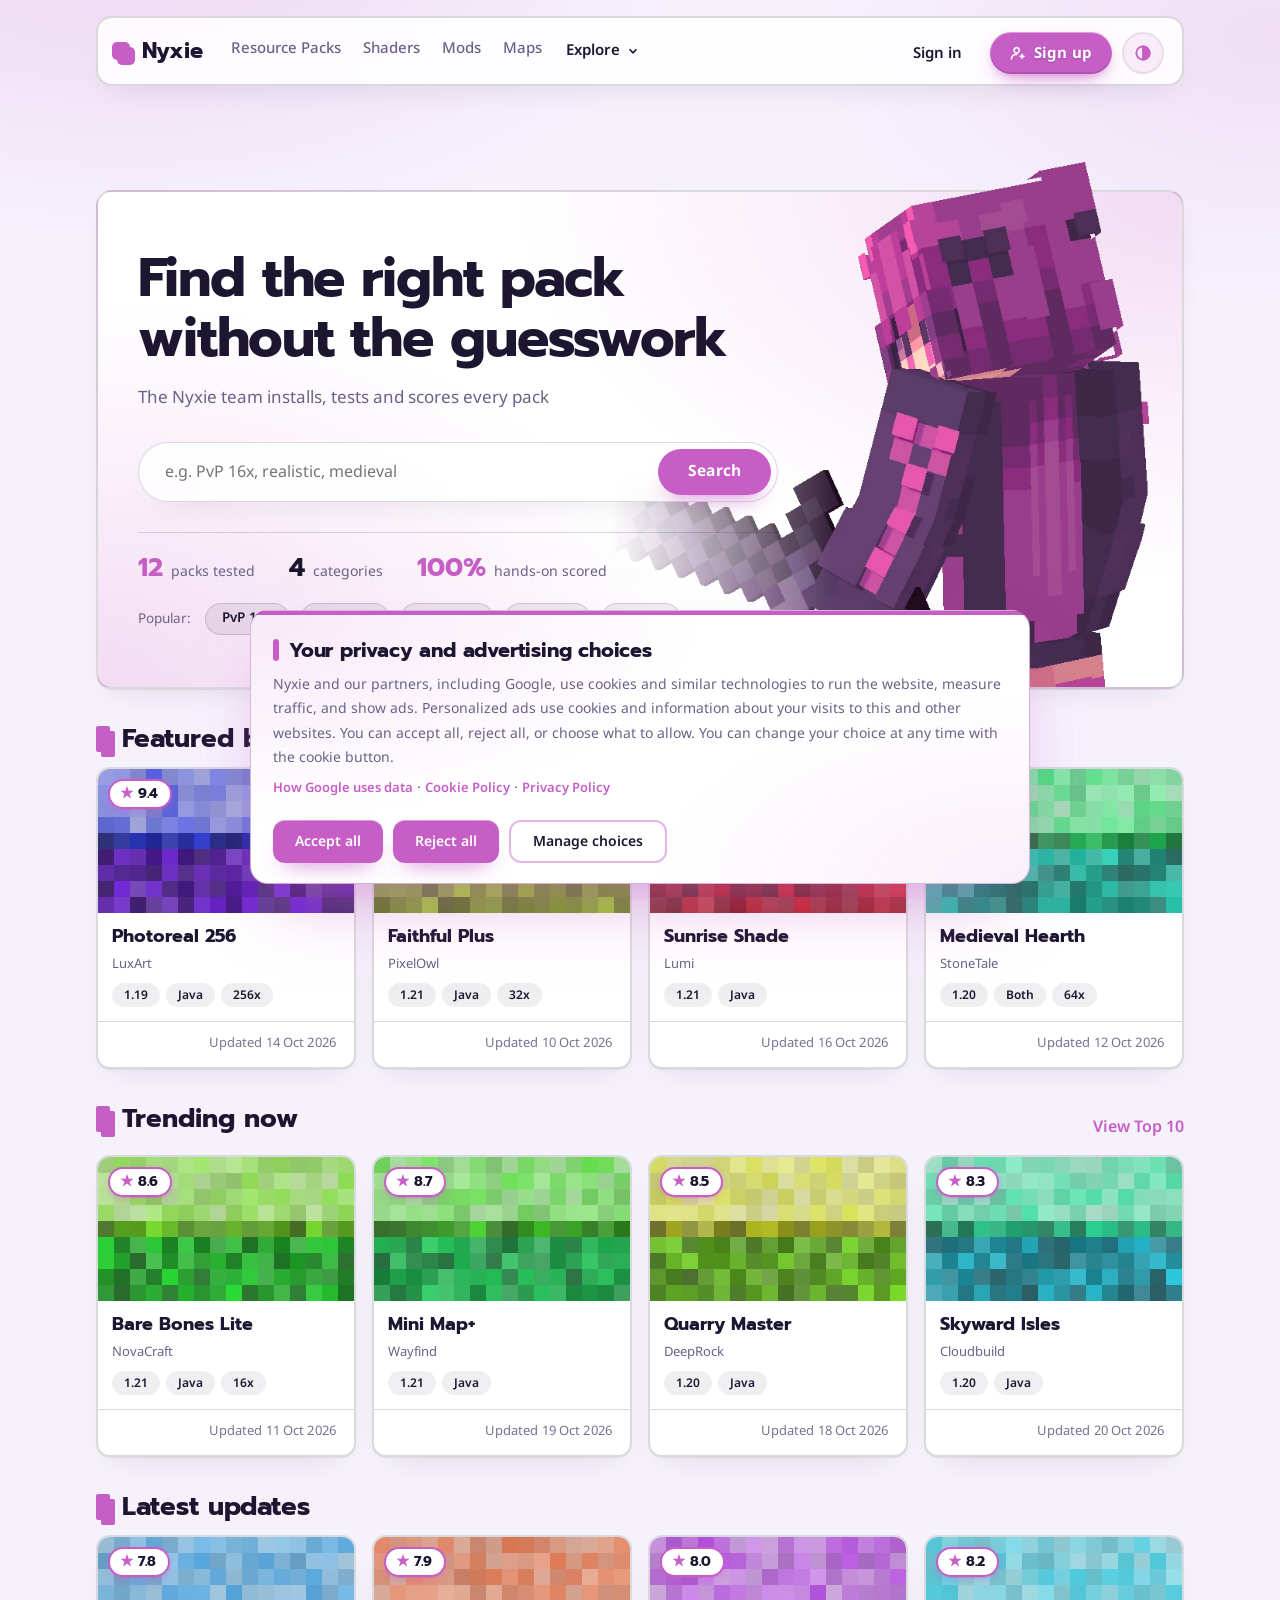
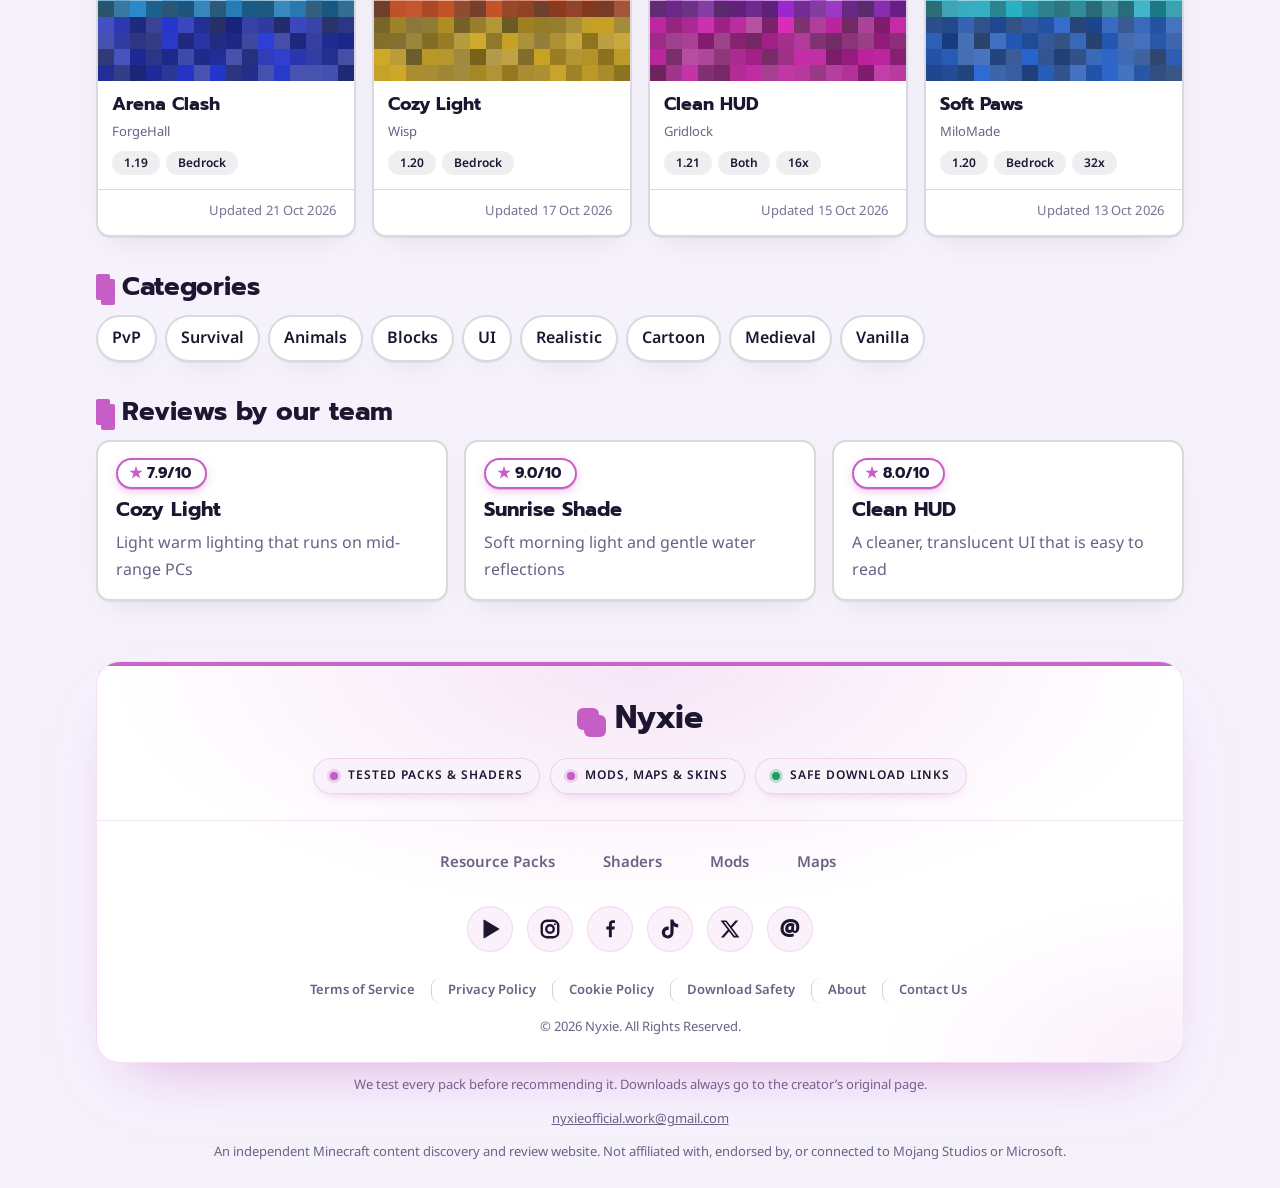
<file: legacy/index-v1.html>
<!DOCTYPE html>
<html lang="en"><head><meta charset="utf-8">
<meta name="viewport" content="width=device-width, initial-scale=1, viewport-fit=cover">
<meta name="description" content="Nyxie – Minecraft resources (texture packs, shaders, mods, maps) tested by our team for Java and Bedrock.">
<meta name="theme-color" content="#853FE8">
<title>Nyxie – Minecraft resources tested by our team</title>
<link rel="preconnect" href="https://fonts.googleapis.com"><link href="https://fonts.googleapis.com/css2?family=Prompt:wght@500;700&family=Noto+Sans+Thai:wght@400;600&display=swap" rel="stylesheet">
<style>
:root{--bg:#eef2e9;--sf:#fbfcf8;--ink:#1b2a22;--mut:#5d6d63;--ac:#2b57d6;--ac2:#d0372f;--ln:#1b2a22;--ok:#2d7a43;box-sizing:border-box;padding-top:env(safe-area-inset-top,0px);padding-bottom:env(safe-area-inset-bottom,0px)}
@media(prefers-color-scheme:dark){:root:not([data-theme="light"]){--bg:#121a16;--sf:#1b2621;--ink:#e9f0ea;--mut:#9fb1a6;--ac:#7a9bff;--ac2:#ff7a70;--ln:#e9f0ea;--ok:#6fd38b}}
:root[data-theme="dark"]{--bg:#121a16;--sf:#1b2621;--ink:#e9f0ea;--mut:#9fb1a6;--ac:#7a9bff;--ac2:#ff7a70;--ln:#e9f0ea;--ok:#6fd38b}
*{box-sizing:border-box}html{scroll-padding-top:env(safe-area-inset-top,0px)}
body{margin:0;background:var(--bg);color:var(--ink);font:16px/1.65 "Noto Sans Thai",system-ui,sans-serif}
h1,h2,h3,.logo{font-family:Prompt,"Noto Sans Thai",sans-serif;line-height:1.25;margin:0}
a{color:inherit}button,input,select,textarea{font:inherit;color:inherit}
:focus-visible{outline:3px solid var(--ac);outline-offset:2px}
header{position:sticky;top:calc(env(safe-area-inset-top,0px) + 8px);z-index:5;padding:8px 16px 0;pointer-events:none}header>*{pointer-events:auto}
.bar{max-width:1088px;margin:auto;padding:8px 14px;display:flex;gap:14px;align-items:center;flex-wrap:wrap;background:var(--sf);border:3px solid var(--ln);box-shadow:5px 5px 0 var(--ln)}.hd-si{background:none;border:0;padding:6px 8px;font-weight:600;cursor:pointer}.hd-si:hover{text-decoration:underline}
.logo{font-size:22px;text-decoration:none;font-weight:700}.logo i{display:inline-block;width:18px;height:18px;background:var(--ac);box-shadow:5px 5px 0 var(--ac2);margin-right:12px;vertical-align:-2px}
nav{display:flex;gap:2px;overflow-x:auto;flex:1}nav a{padding:6px 10px;text-decoration:none;white-space:nowrap;font-weight:600;font-size:15px;border:2px solid transparent}
nav a:hover{border-color:var(--ln)}nav a.on{background:var(--ink);color:var(--bg)}
main{max-width:1120px;margin:auto;padding:24px 16px 56px}
.px{background:var(--sf);border:3px solid var(--ln);box-shadow:5px 5px 0 var(--ln)}
.hero{padding:40px 28px;margin-bottom:36px;background:linear-gradient(var(--sf),var(--sf))}
.hero h1{font-size:clamp(28px,5vw,46px);max-width:16em}.hero p{color:var(--mut);max-width:36em}
.search{display:flex;gap:0;margin-top:20px;max-width:640px}.search input{flex:1;min-width:0;padding:14px 16px;font-size:18px;border:3px solid var(--ln);background:var(--bg)}
.btn{background:var(--ac);color:#fff;border:3px solid var(--ln);padding:8px 16px;font-weight:600;cursor:pointer;text-decoration:none;display:inline-block}
.btn.g{background:var(--sf);color:var(--ink)}.btn.r{background:var(--ac2);color:#fff}.btn:active{transform:translate(2px,2px)}
.sec{margin:40px 0 14px;display:flex;justify-content:space-between;align-items:baseline;gap:10px}.sec h2{font-size:24px}
.grid{display:grid;grid-template-columns:repeat(auto-fill,minmax(230px,1fr));gap:20px}
.card{display:block;text-decoration:none;overflow:hidden}.card:hover{box-shadow:8px 8px 0 var(--ac)}
.card img{display:block;width:100%;aspect-ratio:16/9;object-fit:cover;image-rendering:pixelated;border-bottom:3px solid var(--ln)}
.card div{padding:12px 14px}.card h3{font-size:17px}.card small,.mut{color:var(--mut)}
.tag{display:inline-block;font-size:12px;padding:1px 8px;border:2px solid var(--ln);margin:6px 4px 0 0;background:var(--bg)}
.sc{font-family:Prompt;font-weight:700;color:var(--ac2)}
.cats{display:flex;flex-wrap:wrap;gap:10px}.cats a{padding:8px 14px;text-decoration:none;font-weight:600}
.filters{padding:16px;display:grid;grid-template-columns:repeat(auto-fit,minmax(150px,1fr));gap:12px;margin-bottom:24px}
label{display:block;font-size:13px;font-weight:600;color:var(--mut)}
select,input,textarea{width:100%;padding:8px;border:2px solid var(--ln);background:var(--bg)}
.det{display:grid;grid-template-columns:1.6fr 1fr;gap:24px}@media(max-width:800px){.det{grid-template-columns:1fr}}
.gal{display:grid;grid-template-columns:repeat(auto-fill,minmax(150px,1fr));gap:8px;margin-top:10px}.gal img{width:100%;aspect-ratio:16/9;object-fit:cover;cursor:zoom-in;image-rendering:pixelated;border:2px solid var(--ln)}
.ba{position:relative;aspect-ratio:16/9;overflow:hidden;border:3px solid var(--ln)}.ba img{position:absolute;inset:0;width:100%;height:100%;image-rendering:pixelated}
.ba .af{clip-path:inset(0 0 0 var(--p,50%))}.ba input{position:absolute;inset:auto 0 0 0;z-index:2}
table{width:100%;border-collapse:collapse;font-size:14px}th,td{padding:8px;border-bottom:2px solid var(--ln);text-align:left;vertical-align:middle}
.wrap{overflow-x:auto}dl{margin:0;display:grid;grid-template-columns:auto 1fr;gap:6px 14px}dt{color:var(--mut)}dd{margin:0}
.top li{display:flex;gap:14px;align-items:center;padding:10px 14px;margin-bottom:14px;list-style:none}.top{padding:0}.top b{font-family:Prompt;font-size:26px;min-width:36px}
.top img{width:84px;height:54px;image-rendering:pixelated;border:2px solid var(--ln)}
.tabs{display:flex;gap:6px;flex-wrap:wrap;margin:16px 0}.tabs button{padding:6px 14px;border:3px solid var(--ln);background:var(--sf);cursor:pointer;font-weight:600}.tabs .on{background:var(--ink);color:var(--bg)}
.stats{display:grid;grid-template-columns:repeat(auto-fit,minmax(170px,1fr));gap:14px}.stats div{padding:14px}.stats b{font:700 28px Prompt;display:block}
.two{display:grid;grid-template-columns:repeat(auto-fit,minmax(200px,1fr));gap:12px}.pad{padding:18px}
footer{padding:28px 16px 32px}
.ft{max-width:1088px;margin:auto;display:flex;align-items:center;gap:16px 28px;flex-wrap:wrap;padding:14px 18px}.ft .logo{font-size:20px}
.ft-l{display:flex;gap:4px 20px;flex-wrap:wrap;justify-content:center;flex:1}.ft-l a{text-decoration:none;font-weight:600;font-size:14px;padding:4px 2px;border-bottom:2px solid transparent}.ft-l a:hover{border-color:var(--ln)}
.ft-s{display:flex;gap:8px}.ft-s a{width:34px;height:34px;display:grid;place-items:center;border:2px solid var(--ln);background:var(--bg);text-decoration:none;font:700 13px Prompt,sans-serif}.ft-s a:hover{background:var(--ink);color:var(--bg)}
.ft-n{max-width:1088px;margin:12px auto 0;padding:0 4px;color:var(--mut);font-size:13px;text-align:center}.ft-n a{color:inherit}
.ad{display:grid;grid-template-columns:220px 1fr;gap:22px;align-items:start}
.ad-s{position:sticky;top:84px;padding:16px;display:flex;flex-direction:column;gap:14px}.ad-s .logo{font-size:20px}
.ad-n{display:flex;flex-direction:column;gap:6px}
.ad-n button{display:flex;align-items:center;gap:10px;text-align:left;padding:6px 8px;border:3px solid transparent;background:none;cursor:pointer;font-weight:600}
.ad-n button span{width:28px;height:28px;display:grid;place-items:center;border:2px solid var(--ln);background:var(--bg);color:var(--ink);flex:none}
.ad-n button:hover{border-color:var(--ln)}.ad-n .on{background:var(--ink);color:var(--bg);border-color:var(--ln)}
.ad-u{display:flex;flex-direction:column;align-items:center;text-align:center;gap:2px;border-top:3px solid var(--ln);padding-top:14px;overflow-wrap:anywhere}
.ad-av{position:relative;margin-bottom:6px}.ad-av .av{width:52px;height:52px}.ad-av b{position:absolute;top:-4px;right:-12px;background:var(--ink);color:var(--bg);font-size:12px;padding:0 6px;border:2px solid var(--ln)}
.ad-m{min-width:0}.ad-top{margin-bottom:14px}.ad-top h2{font-size:26px}
.ad-q{display:grid;grid-template-columns:repeat(auto-fit,minmax(130px,1fr));gap:14px}
.ad-c{padding:14px;text-align:center;display:flex;flex-direction:column;align-items:center;gap:4px}.ad-c b{font:700 28px Prompt}.ad-c small{color:var(--mut)}
.ad-c.hi{background:var(--ink);color:var(--bg)}.ad-c.hi small{color:inherit;opacity:.8}
.ad-i{width:40px;height:40px;display:grid;place-items:center;border:3px solid var(--ln);background:var(--bg);color:var(--ink);font-size:18px}
.ad-r{display:grid;grid-template-columns:3fr 2fr;gap:18px;margin-top:18px}.ad-mg{margin-top:18px}
.ad-hd{display:flex;justify-content:space-between;align-items:center;gap:10px;flex-wrap:wrap}.ad-hd select{width:auto;padding:6px 8px}
.ad-ch{position:relative;height:230px;margin-top:16px;padding-left:42px}
.ad-y{position:absolute;left:0;top:0;bottom:26px;width:40px}.ad-y span{position:absolute;left:0;transform:translateY(50%);font-size:12px;color:var(--mut)}
.ad-bars{position:absolute;left:42px;right:0;top:0;bottom:26px;display:flex;align-items:flex-end;gap:2%;border-bottom:3px solid var(--ln);background:repeating-linear-gradient(to top,transparent 0 calc(25% - 1px),color-mix(in srgb,var(--ln) 25%,transparent) calc(25% - 1px) 25%)}
.ad-col{flex:1;height:100%;position:relative;display:flex;align-items:flex-end;justify-content:center;min-width:0;outline-offset:0}
.ad-col i{display:block;width:60%;max-width:24px;background:var(--ink);border:2px solid var(--ln)}
.ad-col span{position:absolute;top:100%;margin-top:6px;font-size:11px;color:var(--mut);max-width:100%;overflow:hidden;text-overflow:ellipsis;white-space:nowrap}
.ad-col:hover i,.ad-col:focus i{background:var(--ac)}
.ad-col:hover::after,.ad-col:focus::after{content:attr(data-v);position:absolute;top:-4px;left:50%;transform:translate(-50%,-100%);background:var(--ink);color:var(--bg);padding:1px 8px;font-size:12px;white-space:nowrap;z-index:2}
.ad-pi{display:flex;gap:12px;align-items:center;padding:10px 0;border-top:2px solid var(--ln)}.ad-pi:first-of-type{margin-top:12px}
.ad-pi img{width:48px;height:32px;object-fit:cover;border:2px solid var(--ln);image-rendering:pixelated;flex:none}.ad-pi div{flex:1;min-width:0}.ad-pi small{display:block}.ad-pi b{overflow-wrap:anywhere}
.ad-bd{background:var(--bg);border:2px solid var(--ln);padding:2px 10px;font-size:13px;font-weight:600;cursor:pointer;color:var(--ink)}span.ad-bd{cursor:default}
.vch{display:flex;flex-wrap:wrap;gap:8px;margin:6px 0 10px}.vcw{display:inline-flex;align-items:stretch}.vcw .vc span{border-right-width:0}.vx{border:2px solid var(--ln);background:var(--bg);color:var(--ink);cursor:pointer;padding:0 8px;font:700 14px Prompt,sans-serif}.vx:hover,.vx.on{background:var(--ac2);color:#fff}
.vc{display:inline-block;margin:0;cursor:pointer}.vc input{position:absolute;opacity:0;width:1px;height:1px}.vc span{display:inline-block;padding:4px 12px;border:2px solid var(--ln);background:var(--bg);font-weight:600;color:var(--ink)}.vc input:checked+span{background:var(--ac);color:#fff}.vc input:focus-visible+span{outline:3px solid var(--ac);outline-offset:2px}
/* UI kit */
.btn.g{background:color-mix(in srgb,var(--ac) 12%,var(--sf));color:var(--ac)}
select{appearance:none;-webkit-appearance:none;padding-right:34px;background-image:linear-gradient(45deg,transparent 50%,var(--ac) 50%),linear-gradient(135deg,var(--ac) 50%,transparent 50%);background-position:calc(100% - 18px) 55%,calc(100% - 12px) 55%;background-size:6px 6px;background-repeat:no-repeat}
.fl{position:relative;display:block;margin:14px 0 4px}
.fl .lt{position:absolute;left:10px;top:-10px;z-index:1;padding:0 6px;background:var(--sf);color:var(--ink);font-size:13px;font-weight:600;line-height:1.2}
.fl input,.fl select,.fl textarea{border:3px solid var(--ln);padding:13px 12px 9px;background-color:var(--sf);margin:0}
.fl:focus-within .lt{color:var(--ac)}
.fl input:focus,.fl select:focus,.fl textarea:focus{outline:0;border-color:var(--ac);box-shadow:4px 4px 0 var(--ac)}
.rd input[type=checkbox],.rd input[type=radio]{appearance:none;-webkit-appearance:none;width:20px;height:20px;padding:0;margin:0;border:3px solid var(--ln);background:var(--sf);display:inline-grid;flex:none;cursor:pointer}
.rd input[type=checkbox]:checked{background:var(--ac) url("data:image/svg+xml,%3Csvg xmlns='http://www.w3.org/2000/svg' viewBox='0 0 24 24' fill='none' stroke='%23fff' stroke-width='4'%3E%3Cpath d='M5 12l5 5 9-10'/%3E%3C/svg%3E") center/100% no-repeat}
.rd input[type=radio]:checked{background:var(--ac);box-shadow:inset 0 0 0 3px var(--sf)}
.tg{width:44px;height:24px;border:3px solid var(--ln);background:var(--bg);position:relative;margin-left:auto;flex:none}.tg::after{content:"";position:absolute;top:2px;left:2px;width:14px;height:14px;background:var(--ink);transition:left .15s}.tg.on{background:var(--ac)}.tg.on::after{left:22px;background:#fff}
.seg{display:inline-flex;border:3px solid var(--ln);background:color-mix(in srgb,var(--ac) 10%,var(--sf))}.seg button{border:0;background:none;padding:6px 14px;font-weight:600;cursor:pointer;color:var(--ac)}.seg button+button{border-left:3px solid var(--ln)}.seg .on{background:var(--ac);color:#fff}
.bdg{display:inline-flex;align-items:center;gap:6px;border:2px solid var(--ln);padding:2px 10px;font-weight:600;font-size:13px;background:var(--bg);color:var(--ink);cursor:pointer}span.bdg{cursor:default}
.bdg.ok{border-color:var(--ok);color:var(--ok);background:color-mix(in srgb,var(--ok) 14%,var(--sf))}.bdg.no{border-color:var(--ac2);color:var(--ac2);background:color-mix(in srgb,var(--ac2) 12%,var(--sf))}.pa{display:flex;gap:6px;flex-wrap:wrap}.ad-pi{flex-wrap:wrap}.ad-pi .pa{flex-basis:100%;padding-left:60px}.ad-pi div{flex:1 1 120px}.fl .lt{white-space:nowrap;max-width:calc(100% - 20px);overflow:hidden;text-overflow:ellipsis}.fl input[type=file]{padding:12px}
[data-tip]:hover::after,[data-tip]:focus-visible::after{content:attr(data-tip);position:absolute;bottom:calc(100% + 8px);left:50%;transform:translateX(-50%);background:var(--ink);color:var(--bg);padding:3px 10px;font-size:12px;font-weight:400;white-space:nowrap;z-index:30;pointer-events:none}
.ad-c{position:relative}
.pg{display:flex;align-items:center;justify-content:center;gap:10px;margin-top:14px}.pgb{display:inline-flex;border:3px solid var(--ln);background:color-mix(in srgb,var(--ac) 10%,var(--sf))}.pgb button{border:0;background:none;min-width:36px;padding:4px 8px;font-weight:600;color:var(--ac);cursor:pointer}.pgb .on{background:var(--ac);color:#fff}.pg .ar{background:none;border:0;font-size:22px;cursor:pointer;color:var(--ink);padding:0 6px}.pg .ar:disabled{opacity:.3;cursor:default}
.ft2{max-width:1088px;margin:auto;padding:28px 28px 22px}.ft-top{display:flex;gap:28px 40px;justify-content:space-between;flex-wrap:wrap}
.ft-b{max-width:260px}.ft-b .logo{font-size:24px}.ft-sl{margin:8px 0 0;font-size:12px;letter-spacing:.12em;text-transform:uppercase;color:var(--mut)}
.ft-cols{display:flex;gap:24px 44px;flex-wrap:wrap}.ft-cols a{display:block;text-decoration:none;font-size:13px;font-weight:600;letter-spacing:.1em;text-transform:uppercase;padding:3px 0;border-bottom:2px solid transparent;width:max-content}.ft-cols a:hover{border-color:var(--ln)}
.ft-hr{border:0;border-top:3px solid var(--ln);margin:24px 0}.ft2 .ft-s{justify-content:center}.ft-c{text-align:center;margin:16px 0 0;font-size:13px;color:var(--mut)}
.ad-bar{display:flex;align-items:center;gap:12px;margin-bottom:18px}
.ad-sr{flex:1;display:flex;align-items:center;gap:10px;border:3px solid var(--ln);background:var(--sf);padding:0 12px;min-width:0}.ad-sr svg{width:18px;height:18px;stroke:var(--mut);fill:none;stroke-width:2;flex:none}.ad-sr input{border:0;background:transparent;padding:10px 0;outline:0}.ad-sr:focus-within{border-color:var(--ac);box-shadow:4px 4px 0 var(--ac)}
.ad-bell{position:relative;padding:8px 10px;display:inline-grid}.ad-bell svg{width:20px;height:20px;stroke:currentColor;fill:none;stroke-width:2;stroke-linejoin:round}.ad-bell .um-n{position:absolute;top:-8px;right:-8px;margin:0}
.ad-pf{display:flex;align-items:center;gap:10px}.ad-pf .av{width:38px;height:38px}.ad-pf small{display:block}
.ad-g2{display:grid;grid-template-columns:minmax(0,2.2fr) minmax(250px,1fr);gap:18px;align-items:start}.ad-l,.ad-rt{display:flex;flex-direction:column;gap:18px;min-width:0}.ad-l .ad-mg{margin-top:0}
.ad-hero{padding:20px 22px}.ad-hero h2{font-size:30px}.ad-hero .ad-q{margin-top:16px;grid-template-columns:repeat(3,1fr)}
.ad-c{align-items:flex-start;text-align:left;padding:12px;gap:2px;box-shadow:3px 3px 0 var(--ln)}.ad-c b{font-size:24px}.ad-c em{font-style:normal;font-size:12px;color:var(--ok)}.ad-c.hi em{color:inherit;opacity:.8}.ad-c .ad-i{margin-bottom:6px}
.ad-r2{display:grid;grid-template-columns:repeat(auto-fit,minmax(260px,1fr));gap:18px}
.ad-do{display:flex;flex-direction:column;align-items:center;gap:14px;margin-top:12px}.ad-dw{position:relative;width:150px;height:150px}.ad-dw svg{width:100%;height:100%;transform:rotate(0)}
.ad-dc{position:absolute;inset:0;display:flex;flex-direction:column;align-items:center;justify-content:center}.ad-dc b{font:700 24px Prompt,sans-serif}.ad-dc small{color:var(--mut);font-size:11px}
.ad-lg{list-style:none;margin:0;padding:0;width:100%;font-size:13px}.ad-lg li{display:flex;align-items:center;gap:8px;padding:3px 0}.ad-lg i{width:10px;height:10px;border:2px solid var(--ln);flex:none}.ad-lg span{margin-left:auto;color:var(--mut)}.ad-lg b{min-width:22px;text-align:right}
.ad-dk.px{background:var(--ink);color:var(--bg);padding:18px;display:flex;flex-direction:column;gap:6px}.ad-dk b{font:700 32px Prompt,sans-serif}.ad-dk p{margin:0 0 8px;font-size:13px;opacity:.8}.ad-dk small{opacity:.8;letter-spacing:.1em;text-transform:uppercase}
.ad-art{display:flex;gap:6px;margin-bottom:14px}.ad-art i{width:26px;height:26px;border:2px solid var(--bg)}.ad-art i:nth-child(1){background:var(--ac)}.ad-art i:nth-child(2){background:var(--ac2)}.ad-art i:nth-child(3){background:var(--ok)}
.ad-tip p{margin:4px 0 0}
.ad-t{display:inline-flex;align-items:center;gap:10px}.ad-th{width:40px;height:26px;object-fit:cover;border:2px solid var(--ln);image-rendering:pixelated;flex:none}
.ad-ql{display:flex;flex-direction:column;gap:6px}.ad-ql small{letter-spacing:.1em;font-size:11px}
.ad-l{display:contents}.ad-hero{grid-column:1;grid-row:1}.ad-r2{grid-column:1;grid-row:2}.ad-rt{grid-column:2;grid-row:1/3}.ad-g2>.ad-mg,.ad-l>.ad-mg{grid-column:1/-1;grid-row:3;min-width:0}
@media(max-width:1100px){.ad-g2{grid-template-columns:1fr}.ad-hero,.ad-r2,.ad-rt,.ad-l>.ad-mg{grid-column:auto;grid-row:auto}.ad-rt{order:2}.ad-l>.ad-mg{order:3}}@media(max-width:900px){.ad-ql{display:none}}@media(max-width:560px){.ad-hero .ad-q{grid-template-columns:repeat(2,1fr)}.ad-pf div{display:none}}
.cw{position:relative}.th-b{position:absolute;top:8px;right:8px;z-index:2;padding:3px 8px;font-size:12px;display:inline-flex;gap:6px;align-items:center}.th-pv{display:block;width:100%;aspect-ratio:16/9;object-fit:cover;border:3px solid var(--ln);margin:10px 0;image-rendering:pixelated}
.um-n{background:var(--ac2);color:#fff;border:2px solid var(--ln);font-size:12px;line-height:1.3;padding:0 6px;margin-left:6px}.um-i .um-n{margin-left:auto}.um-sw{margin-left:auto;font-size:13px;color:var(--mut);font-weight:400}.ad-q{grid-template-columns:repeat(6,1fr)}.ad-i svg,.ad-n button span svg{width:18px;height:18px;display:block}.ad-n button span svg{width:16px;height:16px}#auth{margin-left:auto}
@media(max-width:1100px){.ad-q{grid-template-columns:repeat(3,1fr)}}@media(max-width:500px){.ad-q{grid-template-columns:repeat(2,1fr)}}
@media(max-width:700px){.bar nav{order:5;flex:1 0 100%}}
@media(max-width:480px){.bar{gap:6px 8px;padding:8px 10px}.bar .logo{font-size:18px}.bar .logo i{width:14px;height:14px;margin-right:10px}.bar .btn{padding:6px 10px}.hd-si{padding:6px 4px}}
@media(max-width:900px){.ad{grid-template-columns:1fr}.ad-s{position:static}.ad-n{flex-direction:row;overflow-x:auto}.ad-n button{white-space:nowrap}.ad-r{grid-template-columns:1fr}.ad-u{display:none}}.fg{max-width:1120px;margin:auto;display:grid;grid-template-columns:1.5fr 1fr 1fr 1fr;gap:28px}@media(max-width:800px){.fg{grid-template-columns:1fr 1fr}}@media(max-width:480px){.fg{grid-template-columns:1fr}}.fg h4{margin:0 0 10px;font:700 15px Prompt}.fg ul{list-style:none;margin:0;padding:0}.fg li{margin:6px 0}.fg a{text-decoration:none;color:var(--mut)}.fg a:hover{color:var(--ink);text-decoration:underline}.fb{max-width:1120px;margin:24px auto 0;padding-top:14px;border-top:2px solid var(--ln);color:var(--mut);font-size:14px}
.ok{color:var(--ok);font-weight:600}.bad{color:var(--ac2);font-weight:600}
dialog{max-width:420px;width:92%;margin:auto;color:var(--ink)}dialog::backdrop{background:#0008}dialog label{margin-bottom:10px}#auth{display:flex;gap:8px;align-items:center}.lay{display:grid;grid-template-columns:220px 1fr;gap:24px;align-items:start}@media(max-width:800px){.lay{grid-template-columns:1fr}}.side{position:sticky;top:84px}fieldset.rf{border:0;padding:0;margin:0 0 18px}.rf legend{font-weight:700;margin-bottom:6px;padding:0}.rd{display:flex;gap:8px;align-items:center;color:var(--ink);font-size:15px;padding:3px 0;font-weight:400}.rd input{width:auto}
.doc{max-width:820px;margin:auto;padding:32px}.doc h1{font-size:clamp(28px,5vw,40px);margin-bottom:12px}.doc h2{font-size:20px;margin:34px 0 10px;padding-left:12px;border-left:6px solid var(--ac)}.doc h3{font-size:16px;margin:22px 0 6px}.doc ul{padding:0;list-style:none;margin:10px 0}.doc li{position:relative;padding-left:22px;margin:6px 0}.doc li::before{content:"";position:absolute;left:3px;top:.65em;width:8px;height:8px;background:var(--ac2)}.doc .stamp{display:inline-block;border:2px solid var(--ln);padding:2px 12px;background:var(--bg);font-size:14px;font-weight:600}.doc .note{margin-top:36px;padding:14px 16px;border:3px solid var(--ln);background:var(--bg);color:var(--mut);font-size:14px}.doc a{color:var(--ac);word-break:break-all}.pv{position:relative}.pv img{width:100%;aspect-ratio:16/9;object-fit:cover;display:block}.pv button{position:absolute;top:4px;right:4px;padding:0 9px}img[src^="data:image/jpeg"]{image-rendering:auto!important}
.av{width:24px;height:24px;border-radius:50%;object-fit:cover;vertical-align:middle;image-rendering:auto;border:2px solid var(--ln)}dialog{max-height:92vh;overflow:auto}dialog.wide{max-width:min(900px,96vw)}
.au{position:relative;text-align:center;padding:6px 4px 2px}.au-x{position:absolute;top:-6px;right:-6px;padding:2px 10px}
.au-logo{width:84px;height:84px;margin:6px auto 16px;display:grid;place-items:center;background:var(--bg);border:3px solid var(--ln);box-shadow:5px 5px 0 var(--ln)}
.au-logo i{width:32px;height:32px;background:var(--ac);box-shadow:9px 9px 0 var(--ac2);transform:translate(-4px,-4px)}
.au h2{font-size:28px}.au-sub{margin:4px 0 20px;color:var(--mut);letter-spacing:.14em;font-size:13px;text-transform:uppercase}
.au-f{display:flex;align-items:center;gap:10px;border:3px solid var(--ln);background:var(--bg);padding:0 12px;margin-bottom:12px;text-align:left}
.au-f:focus-within{outline:3px solid var(--ac);outline-offset:2px}.au-f input{border:0;background:transparent;padding:14px 0;font-size:16px;outline:0}
.au-f svg{width:22px;height:22px;flex:none;stroke:var(--mut);fill:none;stroke-width:2}
.au-eye{background:none;border:0;cursor:pointer;padding:4px;display:grid;flex:none}.au-eye .sl{display:none}.au-eye.on .sl{display:block}
.au-row{display:flex;justify-content:space-between;align-items:center;gap:8px;margin:2px 0 10px;font-size:14px}.au-row .rd{margin:0}
.au-link{background:none;border:0;padding:0;color:var(--ac);font-weight:600;cursor:pointer;text-decoration:underline}
.au-go{width:100%;display:flex;align-items:center;padding:10px 10px 10px 20px;font-size:18px;box-shadow:5px 5px 0 var(--ln)}.au-go span{flex:1}
.au-go b{background:var(--sf);color:var(--ink);border:2px solid var(--ln);width:34px;height:34px;display:grid;place-items:center}
.au-or{display:flex;align-items:center;gap:12px;margin:22px 0 14px;color:var(--mut);font-size:12px;letter-spacing:.18em;text-transform:uppercase}
.au-or:before,.au-or:after{content:"";flex:1;border-top:3px solid var(--ln)}
.au-soc{display:flex;justify-content:center;gap:14px}.au-s{width:60px;height:56px;padding:0;cursor:pointer;font:700 24px Prompt,sans-serif;display:grid;place-items:center;box-shadow:4px 4px 0 var(--ln)}.au-s:active{transform:translate(2px,2px)}
.au-n{font-size:12px;margin:14px 0 0}
.um{position:fixed;z-index:20;width:min(320px,calc(100vw - 16px));background:var(--sf);border:3px solid var(--ln);box-shadow:5px 5px 0 var(--ln);padding:10px;color:var(--ink)}
.um-h{display:flex;justify-content:space-between;align-items:center;gap:12px;padding:12px;border:3px solid var(--ln);background:var(--bg);margin-bottom:8px}
.um-h b{display:block;font:700 18px Prompt,sans-serif;overflow-wrap:anywhere}.um-h small{color:var(--mut);overflow-wrap:anywhere}
.um-av{width:56px;height:56px;flex:none;object-fit:cover;border:3px solid var(--ln)}
.um-i{display:flex;align-items:center;gap:14px;width:100%;padding:11px 12px;border:2px solid transparent;background:none;text-align:left;text-decoration:none;cursor:pointer;font-size:16px;font-weight:600}
.um-i:hover,.um-i:focus-visible{border-color:var(--ln);background:var(--bg)}
.um-i svg{width:22px;height:22px;flex:none;stroke:currentColor;fill:none;stroke-width:2;stroke-linejoin:round}
.um-hr{border:0;border-top:3px solid var(--ln);margin:8px 0}
.cm-top{display:flex;justify-content:space-between;align-items:center;gap:10px;margin:22px 0 4px;padding-top:16px;border-top:3px solid var(--ln)}
.cm-n{display:inline-block;background:var(--ac);color:#fff;border:2px solid var(--ln);font:700 14px Prompt,sans-serif;padding:0 8px;margin-left:6px;vertical-align:2px}
.cm-top select{width:auto;padding:6px 8px;font-weight:600}
.cm-c{display:flex;gap:12px;align-items:flex-start;margin-top:12px}
.cm-box{flex:1;min-width:0;border:3px solid var(--ln);background:var(--bg);padding:8px}
.cm-box textarea{border:0;background:transparent;resize:vertical;min-height:64px;outline:0;padding:4px}
.cm-box:focus-within{outline:3px solid var(--ac);outline-offset:2px}
.cm-bar{display:flex;justify-content:space-between;align-items:center;gap:8px}
.cm-av{width:40px;height:40px;flex:none;object-fit:cover}
.cm{display:flex;gap:12px;margin:18px 0 0}.cm.cr .cm-av{width:34px;height:34px}.cm-b{flex:1;min-width:0}
.cm-h{display:flex;flex-wrap:wrap;gap:2px 10px;align-items:center}
.cm-t{margin:2px 0 6px;white-space:pre-wrap;overflow-wrap:anywhere}
.cm-a{display:flex;align-items:center;gap:16px;font-size:15px;flex-wrap:wrap}
.cm-v,.cm-link{background:none;border:0;padding:2px 0;cursor:pointer;display:inline-flex;align-items:center;gap:6px;font-weight:600}
.cm-link{color:var(--ac)}.cm-link:hover{text-decoration:underline}
.cm-v svg{width:20px;height:20px;stroke:currentColor;fill:none;stroke-width:2;stroke-linejoin:round}.cm-v.dn svg{transform:scaleY(-1)}
.cm-v.on{color:var(--ac)}.cm-v.on svg{fill:currentColor}
.cm-rs{margin:4px 0 0;padding-left:16px;border-left:3px solid var(--ln)}
.cm-rf{display:flex;gap:6px;margin-top:8px}
.cm-m{position:relative;margin-left:auto}.cm-m summary{cursor:pointer;list-style:none;padding:0 8px;font-weight:700;letter-spacing:2px}.cm-m summary::-webkit-details-marker{display:none}
.cm-md{position:absolute;right:0;z-index:3;background:var(--sf);border:3px solid var(--ln);box-shadow:4px 4px 0 var(--ln);min-width:110px}
.cm-md button{display:block;width:100%;text-align:left;background:none;border:0;padding:8px 12px;cursor:pointer;font-weight:600}.cm-md button:hover{background:var(--bg)}.au-tag{letter-spacing:.18em;font-size:11px;color:var(--mut);margin:12px 0 0;text-transform:uppercase}
#cc{position:fixed;left:0;right:0;bottom:0;z-index:50;padding:0 12px calc(12px + env(safe-area-inset-bottom,0px))}#cc .cc-b{max-width:760px;margin:auto;padding:16px 18px;background:var(--sf);color:var(--ink);border:3px solid var(--ln);box-shadow:5px 5px 0 var(--ln)}#cc h2{font-size:18px;margin-bottom:6px}#cc a{color:var(--ac);font-weight:600}#cc .cc-b{max-height:80vh;overflow:auto}#cc p{margin:0 0 10px;font-size:14px;color:var(--mut)}#cc .cc-o{display:grid;gap:8px;margin:0 0 12px}#cc .cc-o label{display:flex;gap:10px;align-items:flex-start;font-size:14px;color:var(--ink);font-weight:400}#cc .cc-o input{width:auto;margin-top:5px}#cc .cc-a{display:flex;gap:8px;flex-wrap:wrap}#cc .btn{padding:8px 14px;font-size:14px}.ft3{max-width:1088px;margin:auto;padding:30px 20px 22px;text-align:center}.ft3 .logo{font-size:28px;display:inline-block}.ft-tg{list-style:none;margin:18px 0 0;padding:0;display:flex;gap:8px 36px;justify-content:center;flex-wrap:wrap;font-size:13px;font-weight:600;letter-spacing:.1em;text-transform:uppercase;color:var(--mut)}.ft-tg li:before{content:"";display:inline-block;width:8px;height:8px;margin-right:9px;background:var(--ac2)}.ft3 .ft-hr{margin:24px -20px}.ft-nv{display:flex;gap:6px 44px;justify-content:center;flex-wrap:wrap}.ft-nv a,.ft-lg a{text-decoration:none;font-weight:600;font-size:15px;padding:4px 2px;border-bottom:2px solid transparent}.ft-nv a:hover,.ft-lg a:hover{border-color:var(--ln)}.ft3 .ft-s{justify-content:center;gap:14px;margin:26px 0}.ft3 .ft-s a{font-size:17px;width:46px;height:46px;border:3px solid var(--ln);box-shadow:3px 3px 0 var(--ln);background:var(--bg);color:var(--ink)}.ft3 .ft-s a:hover{background:var(--ink);color:var(--bg);box-shadow:5px 5px 0 var(--ac)}.ft3 .ft-s svg{width:22px;height:22px}.ft-lg{display:flex;justify-content:center;flex-wrap:wrap;gap:4px 0}.ft-lg a{font-size:14px;padding:2px 16px;border-bottom:0;border-left:2px solid var(--ln)}.ft-lg a:first-child{border-left:0}.ft-lg a:hover{text-decoration:underline}.ft3 .ft-c{margin:14px 0 0}@media(max-width:560px){.ft-nv{gap:6px 22px}.ft-lg a{border-left:0;padding:2px 10px}}
dialog.pfd{max-width:600px;max-height:92vh;overflow:auto;padding:22px}.pf-sr{position:absolute;width:1px;height:1px;overflow:hidden;clip:rect(0 0 0 0)}.pf-top{display:flex;gap:12px;align-items:center;flex-wrap:wrap}.pf-av{width:88px;height:88px;flex:none;object-fit:cover;border:3px solid var(--ln);box-shadow:4px 4px 0 var(--ln);background:var(--bg)}.pf-sm{width:56px;height:56px;box-shadow:3px 3px 0 var(--ln)}.pf-top .btn,.pf-ft .btn{display:inline-flex;align-items:center;justify-content:center;gap:8px}.pf-top .btn{flex:1;min-width:130px;padding:12px 14px}.pf-id{display:flex;align-items:center;gap:12px;flex-wrap:wrap;margin-top:18px}.pf-id b{font:700 21px Prompt,"Noto Sans Thai",sans-serif;overflow-wrap:anywhere}.pf-bd{display:inline-flex;align-items:center;gap:7px;padding:2px 10px;border:2px solid var(--ln);background:var(--bg);font-size:13px;font-weight:600}.pf-ok svg{display:block;width:16px;height:16px;color:var(--ok)}.pf-em{margin:4px 0 0;color:var(--mut);overflow-wrap:anywhere}.pf-hr{border:0;border-top:3px solid var(--ln);margin:16px 0}.pf-f{display:block;margin:0 0 14px;font-size:15px;font-weight:700;color:var(--ink)}.pf-w{display:block;position:relative;margin-top:6px}.pf-w input,.pf-w select{padding:11px 12px;font-size:16px;font-weight:400;border-width:3px}.pf-w input[readonly]{color:var(--mut)}.pf-w .ok{position:absolute;right:10px;top:50%;transform:translateY(-50%);color:var(--ok);display:none}.pf-w.v .ok{display:block}.pf-w.v input{padding-right:42px}.pf-pic{display:flex;gap:10px;align-items:center;flex-wrap:wrap}.pf-nt{font-size:13px;margin:8px 0 14px}.pf-ft{display:flex;gap:10px;align-items:center;flex-wrap:wrap}.pf-ft .sp{flex:1}.btn.dg{background:color-mix(in srgb,var(--ac2) 16%,var(--sf));color:var(--ac2)}
.btn.st{position:relative;display:inline-flex;align-items:center;gap:9px;padding:5px 12px 5px 6px;background:var(--sf);color:var(--ink);font-weight:700;box-shadow:3px 3px 0 var(--ln);transition:transform .1s,box-shadow .1s,background .1s}.btn.st:hover{transform:translate(-1px,-1px);box-shadow:5px 5px 0 var(--ac)}.btn.st:active{transform:translate(2px,2px);box-shadow:1px 1px 0 var(--ln)}.st-g{display:grid;place-items:center;width:28px;height:28px;background:var(--ac);color:var(--bg);border:2px solid var(--ln)}.st-g svg{transition:transform .35s}.btn.st:hover .st-g svg,.btn.st[aria-expanded="true"] .st-g svg{transform:rotate(90deg)}.st-c{transition:transform .2s}.btn.st[aria-expanded="true"]{background:var(--ink);color:var(--bg)}.btn.st[aria-expanded="true"] .st-c{transform:rotate(180deg)}.btn.st .um-n{position:absolute;top:-10px;right:-10px;margin:0}@media(max-width:560px){.st-t{display:none}.btn.st{padding:5px 8px 5px 6px;gap:6px}}
.adbox{margin:40px 0 24px;text-align:center;clear:both}.adbox[hidden]{display:none}.adbox small{display:block;margin-bottom:6px;font-size:11px;letter-spacing:.08em;text-transform:uppercase;color:var(--mut)}#cc-re{position:fixed;left:12px;bottom:calc(12px + env(safe-area-inset-bottom,0px));z-index:40;width:40px;height:40px;padding:0;font-size:20px;line-height:1;cursor:pointer;background:var(--sf);border:3px solid var(--ln);box-shadow:3px 3px 0 var(--ln)}
/* ===== Visual polish ===== */
:root{--r:6px;--sh:4px 4px 0 var(--ln);--glow:color-mix(in srgb,var(--ac) 28%,transparent)}
body{background:radial-gradient(900px 420px at 85% -80px,var(--glow),transparent 70%),radial-gradient(700px 380px at -10% 30%,color-mix(in srgb,var(--ac2) 12%,transparent),transparent 70%),linear-gradient(color-mix(in srgb,var(--ln) 7%,transparent) 1px,transparent 1px) 0 0/28px 28px,linear-gradient(90deg,color-mix(in srgb,var(--ln) 7%,transparent) 1px,transparent 1px) 0 0/28px 28px,var(--bg);background-attachment:fixed;-webkit-font-smoothing:antialiased}
.px,.bar,.btn,.tag,.seg,.um,dialog{border-radius:var(--r)}
.px{box-shadow:var(--sh);transition:transform .15s,box-shadow .15s}
.bar{box-shadow:var(--sh);backdrop-filter:blur(8px);background:color-mix(in srgb,var(--sf) 88%,transparent)}
.logo i{border-radius:3px;box-shadow:6px 6px 0 var(--ac2);transition:transform .25s}.logo:hover i{transform:rotate(-8deg) scale(1.08)}
nav a{border-radius:var(--r);transition:background .15s,border-color .15s,transform .15s}nav a:hover{background:color-mix(in srgb,var(--ac) 14%,transparent);border-color:transparent;transform:translateY(-1px)}
nav a.on{box-shadow:3px 3px 0 var(--ac)}
.btn{box-shadow:3px 3px 0 var(--ln);transition:transform .12s,box-shadow .12s,filter .15s}.btn:hover{transform:translate(-1px,-1px);box-shadow:5px 5px 0 var(--ln);filter:brightness(1.06)}.btn:active{transform:translate(3px,3px);box-shadow:0 0 0 var(--ln)}
.hero{position:relative;overflow:hidden;padding:56px 36px 44px;background:linear-gradient(135deg,color-mix(in srgb,var(--ac) 14%,var(--sf)),var(--sf) 55%)}
.hero>*{position:relative;z-index:1}
.hero::before{content:"";position:absolute;z-index:0;right:64px;top:44px;width:36px;height:36px;border-radius:4px;background:var(--ac);box-shadow:44px 0 0 var(--ac2),0 44px 0 color-mix(in srgb,var(--ac) 55%,var(--sf)),44px 44px 0 var(--ink),88px 44px 0 color-mix(in srgb,var(--ac2) 60%,var(--sf)),88px 88px 0 var(--ac),132px 88px 0 color-mix(in srgb,var(--ink) 40%,var(--sf));opacity:.9;animation:fl 6s ease-in-out infinite}
@keyframes fl{50%{transform:translateY(-8px)}}
@media(max-width:760px){.hero::before{opacity:.18;right:16px}.hero{padding:36px 20px 30px}}
.eyebrow{display:inline-flex;align-items:center;gap:8px;font-size:12px;font-weight:600;letter-spacing:.14em;text-transform:uppercase;padding:4px 12px;margin-bottom:16px;border:2px solid var(--ln);border-radius:99px;background:var(--sf)}.eyebrow::before{content:"";width:8px;height:8px;background:var(--ok);border-radius:50%;box-shadow:0 0 0 4px color-mix(in srgb,var(--ok) 25%,transparent)}
.hero h1{letter-spacing:-.02em;font-size:clamp(30px,5.4vw,54px)}.hero p{font-size:17px;margin:14px 0 0}
.search{box-shadow:5px 5px 0 var(--ln);border-radius:var(--r);overflow:hidden;margin-top:26px;transition:box-shadow .15s}.search:focus-within{box-shadow:5px 5px 0 var(--ac)}
.search input{border-width:3px;border-right:0;background:var(--sf);font-size:17px}.search input:focus{outline:0}.search .btn{box-shadow:none;border-radius:0;padding:0 26px;font-size:16px}.search .btn:hover{transform:none;filter:brightness(1.1)}
.chips{display:flex;flex-wrap:wrap;gap:8px;margin-top:16px;align-items:center}.chips small{color:var(--mut);margin-right:2px}
.chips button{cursor:pointer;font-size:13px;font-weight:600;padding:3px 12px;border:2px solid var(--ln);border-radius:99px;background:var(--sf);transition:transform .12s,background .15s,color .15s}.chips button:hover{background:var(--ac);color:#fff;transform:translateY(-2px)}
.sec{margin-top:52px}.sec h2{display:flex;align-items:center;gap:12px;font-size:26px}.sec h2::before{content:"";width:14px;height:26px;background:var(--ac);box-shadow:5px 5px 0 var(--ac2);border-radius:2px}.sec a{font-weight:600;color:var(--ac);text-decoration:none;border-bottom:2px solid transparent}.sec a:hover{border-color:var(--ac)}
.card{border-radius:var(--r)}.card:hover{transform:translate(-3px,-3px);box-shadow:8px 8px 0 var(--ac)}
.card img{transition:transform .35s}.card:hover img{transform:scale(1.06)}.card{isolation:isolate}.card>img{will-change:transform}
.card h3{font-size:18px}.sc{background:color-mix(in srgb,var(--ac2) 14%,transparent);padding:1px 8px;border-radius:99px}
.tag{border-radius:99px;padding:1px 10px;font-weight:600}
.cats a{border-radius:var(--r);transition:transform .12s,background .15s,color .15s}.cats a:hover{background:var(--ac);color:#fff;transform:translate(-2px,-2px);box-shadow:5px 5px 0 var(--ln)}
footer .px{background:color-mix(in srgb,var(--sf) 92%,transparent)}
/* ===== Polish round 2 ===== */
::selection{background:var(--ac);color:#fff}
html{scrollbar-color:var(--ac) transparent;scrollbar-width:thin}
:focus-visible{border-radius:4px;outline-offset:3px}
@keyframes up{from{opacity:0;transform:translateY(14px)}to{opacity:1;transform:none}}
.hero,.sec,.grid>*,.cats>*,.top li,.filters,.det>*,.stats>*{animation:up .5s cubic-bezier(.2,.7,.2,1) both}
.grid>:nth-child(2){animation-delay:.06s}.grid>:nth-child(3){animation-delay:.12s}.grid>:nth-child(4){animation-delay:.18s}.grid>:nth-child(n+5){animation-delay:.24s}
.hstat{display:flex;flex-wrap:wrap;gap:10px 28px;margin-top:26px;padding-top:18px;border-top:2px dashed color-mix(in srgb,var(--ln) 35%,transparent);max-width:640px}
.hstat span{color:var(--mut);font-size:14px}.hstat b{font:700 24px Prompt,sans-serif;color:var(--ink);margin-right:6px}
.hstat span:nth-child(odd) b{color:var(--ac)}
.card div{padding:14px 16px 16px}.card small{font-size:13px}
.card::after{content:"";position:absolute;inset:0;pointer-events:none;background:linear-gradient(180deg,transparent 55%,color-mix(in srgb,var(--ac) 8%,transparent));opacity:0;transition:opacity .2s}.card{position:relative}.card:hover::after{opacity:1}
.card img,.gal img,.ba,.top img{border-radius:4px 4px 0 0}.gal img,.ba,.top img{border-radius:4px}
.gal img{transition:transform .2s,box-shadow .2s}.gal img:hover{transform:translate(-2px,-2px) scale(1.03);box-shadow:4px 4px 0 var(--ac)}
.filters{border-radius:var(--r);background:linear-gradient(135deg,color-mix(in srgb,var(--ac) 8%,var(--sf)),var(--sf))}
select,input,textarea{border-radius:4px;transition:border-color .15s,box-shadow .15s}
select:hover{border-color:var(--ac)}input:focus,select:focus,textarea:focus{border-color:var(--ac)}
.top li{border-radius:var(--r);gap:16px;transition:transform .15s,box-shadow .15s}.top li:hover{transform:translateX(6px);box-shadow:8px 5px 0 var(--ac)}
.top li>b:first-child{width:48px;height:48px;min-width:48px;display:grid;place-items:center;border:3px solid var(--ln);border-radius:var(--r);background:var(--bg);font-size:22px;box-shadow:3px 3px 0 var(--ln)}
.top li:nth-child(1)>b:first-child{background:#ffd54a;color:#1b2a22}.top li:nth-child(2)>b:first-child{background:#d5dde3;color:#1b2a22}.top li:nth-child(3)>b:first-child{background:#e8a46a;color:#1b2a22}
.top img{width:96px;height:60px}
.wrap{border:3px solid var(--ln);border-radius:var(--r);box-shadow:var(--sh)}
th{font-size:12px;letter-spacing:.08em;text-transform:uppercase;color:var(--mut);background:color-mix(in srgb,var(--ac) 8%,var(--sf));white-space:nowrap}
tr:last-child td{border-bottom:0}tbody tr{transition:background .12s}tbody tr:hover{background:color-mix(in srgb,var(--ac) 9%,transparent)}
dl{gap:10px 18px}dt{font-size:14px}dd{font-weight:600}
.tabs button{border-radius:99px;transition:transform .12s,background .15s}.tabs button:hover{transform:translateY(-2px)}.tabs .on{box-shadow:3px 3px 0 var(--ac)}
.stats>div{border-radius:var(--r);position:relative;overflow:hidden}.stats>div::before{content:"";position:absolute;left:0;top:0;bottom:0;width:6px;background:var(--ac)}.stats>div:nth-child(even)::before{background:var(--ac2)}.stats b{color:var(--ac)}
.hd-si{font-weight:600;border-radius:var(--r);transition:background .15s}.hd-si:hover{background:color-mix(in srgb,var(--ac) 14%,transparent)}
/* ===== Header auth buttons ===== */
.bar .au{display:inline-flex;align-items:center;gap:10px}
.bar .au>*{height:42px;margin:0;display:inline-flex;align-items:center;justify-content:center;line-height:1}
.bar .au .hd-si{padding:0 16px;border:2px solid transparent;border-radius:var(--r);font-size:15px;font-weight:600;transition:background .15s,border-color .15s,transform .12s}
.bar .au .hd-si:hover{text-decoration:none;border-color:var(--ln);background:color-mix(in srgb,var(--ac) 12%,transparent);transform:translateY(-1px)}
.bar .au .au-su{gap:8px;padding:0 20px;font-size:15px;letter-spacing:.01em;background:linear-gradient(180deg,color-mix(in srgb,var(--ac) 82%,#fff),var(--ac));color:#fff;box-shadow:3px 3px 0 var(--ln),inset 0 2px 0 rgba(255,255,255,.3),inset 0 -3px 0 rgba(0,0,0,.16)}
.bar .au .au-su:hover{transform:translate(-1px,-1px);box-shadow:5px 5px 0 var(--ln),inset 0 2px 0 rgba(255,255,255,.3),inset 0 -3px 0 rgba(0,0,0,.16);filter:brightness(1.05)}
.bar .au .au-su:active{transform:translate(3px,3px);box-shadow:0 0 0 var(--ln),inset 0 2px 0 rgba(0,0,0,.12)}
.bar .au .au-su svg{flex:none}
.bar .au .au-th{width:42px;padding:0;color:var(--ac);background:color-mix(in srgb,var(--ac) 12%,var(--sf))}
.bar .au .au-th svg{transition:transform .4s cubic-bezier(.2,.7,.2,1)}.bar .au .au-th:hover svg{transform:rotate(180deg)}
@media(prefers-color-scheme:dark){:root:not([data-theme="light"]) .bar .au .au-su{color:#0b1330}}
:root[data-theme="dark"] .bar .au .au-su{color:#0b1330}
@media(max-width:480px){.bar .au{gap:6px}.bar .au>*{height:38px}.bar .au .hd-si{padding:0 8px;font-size:14px}.bar .au .au-su{padding:0 12px;font-size:14px}.bar .au .au-su svg{display:none}.bar .au .au-th{width:38px}}
dialog{box-shadow:8px 8px 0 var(--ln);border:3px solid var(--ln)}dialog[open]{animation:up .25s both}dialog::backdrop{background:#0009;backdrop-filter:blur(3px)}
.ft2{border-radius:var(--r)}.ft-cols a{transition:color .15s,border-color .15s}.ft-cols a:hover{color:var(--ac)}
.doc h2{border-radius:2px}.btn.r:hover{filter:brightness(1.08)}
@media(max-width:600px){.sec h2{font-size:22px}.top li:hover{transform:none}.top img{width:72px;height:46px}.top li>b:first-child{width:40px;height:40px;min-width:40px;font-size:18px}}
/* ===== Equal card proportions ===== */
.grid{grid-template-columns:repeat(auto-fill,minmax(240px,1fr));align-items:stretch;grid-auto-rows:1fr}
.grid>.cw{display:flex;min-width:0}
.card{display:flex;flex-direction:column;width:100%;height:100%}
.card img{flex:none;width:100%;height:auto;aspect-ratio:16/9;object-fit:cover}
.card>div{flex:1;display:flex;flex-wrap:wrap;align-content:flex-start;align-items:center;gap:6px;padding:14px 16px 16px}
.card>div br{display:none}
.card>div h3{flex:0 0 100%;min-height:calc(1.25em);overflow:hidden;text-overflow:ellipsis;white-space:nowrap}
.card>div small{flex:0 0 100%;margin-bottom:4px;overflow:hidden;text-overflow:ellipsis;white-space:nowrap}
.card>div .tag{margin:0;white-space:nowrap}
.card>div .sc{margin-left:auto;white-space:nowrap;flex:none}
/* ===== Score badge top-left ===== */
.card>div .sc{position:absolute;top:10px;left:10px;z-index:2;margin:0;padding:2px 10px;font-size:14px;line-height:1.4;background:var(--sf);border:2px solid var(--ln);border-radius:99px;box-shadow:2px 2px 0 var(--ln)}
/* ===== Top 10 redesign ===== */
.top{display:flex;flex-direction:column;gap:14px;margin:18px 0 0}.top li{margin:0;padding:14px 20px;gap:18px;position:relative;overflow:hidden}
.top li:nth-child(1){background:linear-gradient(100deg,color-mix(in srgb,#ffd54a 22%,var(--sf)),var(--sf) 60%)}
.top li:nth-child(2){background:linear-gradient(100deg,color-mix(in srgb,#d5dde3 16%,var(--sf)),var(--sf) 60%)}
.top li:nth-child(3){background:linear-gradient(100deg,color-mix(in srgb,#e8a46a 18%,var(--sf)),var(--sf) 60%)}
.top img{width:112px;height:70px;flex:none;object-fit:cover;box-shadow:3px 3px 0 var(--ln)}
.top li>div{flex:1;min-width:0}.top li>div>br{display:none}
.top li a{text-decoration:none;display:block;overflow:hidden;text-overflow:ellipsis;white-space:nowrap}.top li a:hover b{color:var(--ac);text-decoration:underline;text-underline-offset:4px}
.top li a b{font-size:20px;line-height:1.3}
.top li>div>small{display:block;margin-top:2px;font-size:13px}
.top .bar{display:block;position:relative;height:10px;max-width:280px;margin-top:10px;border:2px solid var(--ln);border-radius:99px;background:var(--bg);overflow:hidden}.top .bar::after{content:"";position:absolute;inset:0;width:var(--w);background:linear-gradient(90deg,var(--ac),var(--ac2));border-radius:99px}
.top .sc{flex:none;display:inline-flex;align-items:center;gap:6px;font-size:22px;padding:6px 16px;border:2px solid var(--ln);border-radius:99px;background:var(--sf);box-shadow:3px 3px 0 var(--ln)}.top .sc::before{content:"★";font-size:18px}
@media(max-width:600px){.top li{padding:10px 12px;gap:10px}.top img{width:64px;height:42px}.top li a b{font-size:16px}.top .sc{font-size:16px;padding:3px 10px}.top .bar{display:none}}
/* ===== Review cards: score top-left ===== */
.rv{align-items:flex-start;gap:10px;padding:18px 20px;text-decoration:none}
.rv .sc{align-self:flex-start;display:inline-flex;align-items:center;gap:6px;font-size:15px;font-weight:700;line-height:1.4;padding:2px 12px;background:var(--sf);border:2px solid var(--ln);border-radius:99px;box-shadow:2px 2px 0 var(--ln);white-space:nowrap}.rv .sc::before{content:"★"}
.rv h3{margin:0;font-size:20px}.rv p{margin:0}
/* ===== Nav with more items ===== */
nav{scrollbar-width:none;padding:4px 8px 4px 4px;margin:-4px 0}nav::-webkit-scrollbar{display:none}
nav a{flex:none}
@media(max-width:900px){nav{-webkit-mask-image:linear-gradient(90deg,#000 88%,transparent);mask-image:linear-gradient(90deg,#000 88%,transparent)}}
/* ===== User menu ===== */
@keyframes pop{from{opacity:0;transform:translateY(-8px) scale(.96)}to{opacity:1;transform:none}}
.um{padding:8px;border-radius:12px;box-shadow:6px 6px 0 var(--ln),0 18px 40px #0006;transform-origin:top right}.um:not([hidden]){animation:pop .18s cubic-bezier(.2,.8,.3,1)}
.um-h{border:0;border-radius:8px;margin-bottom:6px;padding:14px;background:linear-gradient(120deg,color-mix(in srgb,var(--ac) 24%,var(--bg)),var(--bg) 75%);position:relative;overflow:hidden}
.um-h::after{content:"";position:absolute;right:-18px;top:-18px;width:70px;height:70px;border-radius:50%;background:color-mix(in srgb,var(--ac2) 22%,transparent)}
.um-h>*{position:relative;z-index:1;min-width:0}.um-h b{font-size:19px;line-height:1.2}
.um-h small{display:inline-block;margin-top:6px;padding:1px 10px;font-size:12px;font-weight:600;letter-spacing:.04em;border:2px solid var(--ln);border-radius:99px;background:var(--sf);color:var(--ink)}
.um-av{width:58px;height:58px;border-radius:14px;border:3px solid var(--ln);box-shadow:3px 3px 0 var(--ac)}
.um-i{border-radius:8px;gap:12px;padding:8px 10px;transition:background .15s,color .15s,transform .15s}
.um-i svg{box-sizing:content-box;width:20px;height:20px;padding:7px;border-radius:8px;background:color-mix(in srgb,var(--ac) 14%,transparent);transition:background .15s,color .15s}
.um-i:hover,.um-i:focus-visible{background:color-mix(in srgb,var(--ac) 12%,var(--sf));border-color:transparent;transform:translateX(3px)}
.um-i:hover svg,.um-i:focus-visible svg{background:var(--ac);color:#fff}
.um-hr{border-top:2px dashed color-mix(in srgb,var(--ln) 40%,transparent);margin:6px 8px}
#so:hover,#so:focus-visible{background:color-mix(in srgb,var(--ac2) 16%,var(--sf));color:var(--ac2)}#so:hover svg,#so:focus-visible svg{background:var(--ac2);color:#fff}
.um .tg{width:46px;height:26px;border-width:2px;border-radius:99px}.um .tg::after{top:3px;left:3px;width:16px;height:16px;border-radius:50%;transition:left .2s cubic-bezier(.3,.9,.4,1.2)}.um .tg.on::after{left:23px}
.um-i .um-n{margin-left:auto;border-radius:99px;font-size:13px;padding:0 8px;margin-right:0}
.btn.st{border-radius:99px}.st-g{border-radius:50%}
/* ===== Spacing rhythm: 8 / 12 / 16 / 24 ===== */
main{padding:16px 16px 40px}
main>h1{margin:4px 0 14px}
main>p:first-child{margin:0 0 10px}
.hero{padding:40px 32px 30px;margin-bottom:24px}
.hero h1{margin:0}.hero p{margin:10px 0 0}
.eyebrow{margin-bottom:12px}
.search{margin-top:20px}
.hstat{margin-top:20px;padding-top:14px}
.chips{margin-top:12px}
.sec,.sec{margin:34px 0 12px}
.sec:first-child{margin-top:8px}
.grid{gap:16px}
.cats{gap:8px}
.filters{padding:14px;gap:10px;margin-bottom:16px}
.card>div{padding:12px 14px 14px}
.card>div small{margin-bottom:2px}
.rv{padding:16px 18px;gap:8px}
.top{gap:12px;margin-top:12px}.top li{padding:12px 18px;gap:16px}
.tabs{margin:12px 0}
.det{gap:20px}
.adbox{margin:28px 0 16px}
.doc{padding:26px}.doc h2{margin:26px 0 8px}.doc .note{margin-top:26px}
footer{padding:20px 16px 24px}
.ad{gap:18px}.ad-r,.ad-g2,.ad-r2{gap:14px}.ad-bar{margin-bottom:14px}
@media(max-width:600px){main{padding:12px 12px 32px}.hero{padding:28px 18px 22px;margin-bottom:18px}.sec{margin:26px 0 10px}.grid{gap:12px}.filters{padding:12px}.doc{padding:18px}.top{gap:10px}}
/* ===== Nav dropdown ===== */
.dd-b{flex:none;display:inline-flex;align-items:center;gap:6px;padding:6px 10px;font-weight:600;font-size:15px;line-height:inherit;font-family:inherit;color:inherit;background:none;border:2px solid transparent;border-radius:var(--r);cursor:pointer;white-space:nowrap;transition:background .15s,transform .15s}
.dd-b:hover{background:color-mix(in srgb,var(--ac) 14%,transparent)}.dd-b.on{background:var(--ink);color:var(--bg);box-shadow:3px 3px 0 var(--ac)}
.dd-c{transition:transform .2s}.dd-b[aria-expanded="true"] .dd-c{transform:rotate(180deg)}
.ddm{width:min(230px,calc(100vw - 16px));padding:6px;transform-origin:top left}
.ddm .um-i{padding:7px 8px}.ddm .um-i.cur{background:color-mix(in srgb,var(--ac) 14%,var(--sf));color:var(--ac)}.ddm .um-i.cur svg{background:var(--ac);color:#fff}
/* ===== Detail score card ===== */
.score{display:flex;align-items:center;gap:16px;padding:14px;margin-bottom:14px;border:3px solid var(--ln);border-radius:var(--r);background:linear-gradient(120deg,color-mix(in srgb,var(--ac2) 18%,var(--bg)),var(--bg) 80%);box-shadow:3px 3px 0 var(--ln)}
.score-n{flex:none;width:84px;height:84px;display:flex;flex-direction:column;align-items:center;justify-content:center;border:3px solid var(--ln);border-radius:var(--r);background:var(--ac2);color:var(--bg);font:700 34px/1 Prompt,sans-serif;box-shadow:3px 3px 0 var(--ac)}
.score-n small{margin-top:4px;font-size:13px;font-weight:600;opacity:.8}
.score-t{flex:1;min-width:0}.score-t b{display:block;font:700 20px/1.2 Prompt,sans-serif}.score-t span{display:block;margin-top:2px;font-size:13px;color:var(--mut)}
.score .bar{display:block;position:relative;height:10px;margin-top:10px;border:2px solid var(--ln);border-radius:99px;background:var(--sf);overflow:hidden}.score .bar::after{content:"";position:absolute;inset:0;width:var(--w);border-radius:99px;background:linear-gradient(90deg,var(--ac),var(--ac2))}
/* ===== Score card v2: clearer ===== */
.score{--sc:#ff8a80;gap:18px;padding:16px;background:var(--bg)}.score.s3{--sc:#3ddc97}.score.s2{--sc:#5aa9ff}.score.s1{--sc:#ffc247}
.score-n{width:92px;height:92px;background:var(--sc);color:#14201a;font-size:40px;box-shadow:4px 4px 0 var(--ln)}
.score-n small{font-size:14px;opacity:.75}
.score-t b{font-size:22px}.score-t span{font-size:14px;margin-top:0}
.score .bar{height:14px;margin-top:12px;background:var(--sf)}
.score .bar::after{background:var(--sc);border-radius:0;border-right:2px solid var(--ln)}
.ticks{display:flex;justify-content:space-between;margin-top:4px;font-style:normal;font-size:11px;font-weight:600;color:var(--mut)}.ticks u{text-decoration:none}
@media(prefers-reduced-motion:reduce){*,*::before,*::after{animation:none!important;transition:none!important}}
/* ===== Filters panel + version sidebar polish ===== */
.filters{padding:18px;gap:14px 14px;grid-template-columns:minmax(220px,2fr) repeat(auto-fit,minmax(130px,1fr));align-items:end}
.filters .fl{margin:0}
.filters .fl .lt{position:static;display:block;padding:0;margin:0 0 6px;background:none;font-size:12px;font-weight:700;letter-spacing:.08em;text-transform:uppercase;color:var(--mut)}
.filters .fl:focus-within .lt{color:var(--ac)}
.filters .fl input,.filters .fl select{height:44px;padding:0 12px;border:2px solid color-mix(in srgb,var(--ln) 60%,transparent);border-radius:var(--r);background-color:var(--sf);font-size:15px;font-weight:600;transition:border-color .15s,box-shadow .15s,transform .12s}
.filters .fl select{padding-right:34px;cursor:pointer}
.filters .fl input::placeholder{color:var(--mut);font-weight:400}
.filters .fl input[data-f=q]{padding-left:40px;background-image:url("data:image/svg+xml,%3Csvg xmlns='http://www.w3.org/2000/svg' viewBox='0 0 24 24' fill='none' stroke='%238a9a90' stroke-width='2.4' stroke-linecap='round'%3E%3Ccircle cx='11' cy='11' r='7'/%3E%3Cpath d='M20 20l-4-4'/%3E%3C/svg%3E");background-repeat:no-repeat;background-position:13px center;background-size:17px}
.filters .fl input:hover,.filters .fl select:hover{border-color:var(--ln)}
.filters .fl input:focus,.filters .fl select:focus{border-color:var(--ac);box-shadow:3px 3px 0 var(--ac);transform:translate(-1px,-1px)}
@media(max-width:700px){.filters{grid-template-columns:1fr 1fr}.filters>:first-child{grid-column:1/-1}}
.side{padding:20px 16px}
.side .rf{margin:0 0 18px}.side .rf:last-child{margin-bottom:0}
.side .rf+.rf{padding-top:18px;border-top:2px dashed color-mix(in srgb,var(--ln) 30%,transparent)}
.side .rf legend{display:flex;align-items:center;gap:10px;padding:0;margin:0 0 8px;font:700 16px Prompt,"Noto Sans Thai",sans-serif;color:var(--ink)}
.side .rf legend::before{content:"";width:8px;height:18px;border-radius:2px;background:var(--ac);box-shadow:4px 4px 0 var(--ac2)}
.side .rd{display:flex;align-items:center;gap:10px;margin:0 0 3px;padding:7px 10px;border-radius:var(--r);font-size:15px;font-weight:600;color:var(--ink);cursor:pointer;transition:background .12s,transform .12s}
.side .rd:hover{background:color-mix(in srgb,var(--ac) 10%,transparent);transform:translateX(2px)}
.side .rd:has(input:checked){background:color-mix(in srgb,var(--ac) 16%,transparent);box-shadow:inset 3px 0 0 var(--ac)}
.side .rd input[type=radio]{border-radius:50%;width:20px;height:20px;border-width:2px;transition:background .12s,box-shadow .12s}
.side .rd input[type=radio]:checked{border-color:var(--ac);background:var(--ac);box-shadow:inset 0 0 0 3px var(--sf)}
@media(max-width:800px){.side{position:static;padding:16px}.side .rf{display:flex;flex-wrap:wrap;gap:6px}.side .rf legend{width:100%}.side .rd{margin:0;padding:5px 12px;border:2px solid color-mix(in srgb,var(--ln) 40%,transparent);border-radius:99px}.side .rd:hover{transform:none}.side .rd:has(input:checked){border-color:var(--ac);box-shadow:none}.side .rd input{display:none}}
/* ===== Tutorials / Tools / Blog pages ===== */
.hub-i{color:var(--mut);max-width:42em;margin:8px 0 22px;font-size:17px}
.tool{border-radius:var(--r)}
.tool-h{display:flex;gap:12px;align-items:center;margin-bottom:12px}
.tool-h h3{font-size:18px}
.tool-i{width:42px;height:42px;display:grid;place-items:center;flex:none;border:3px solid var(--ln);border-radius:var(--r);background:color-mix(in srgb,var(--ac) 14%,var(--bg));color:var(--ac);box-shadow:3px 3px 0 var(--ln)}
.tool-i svg{width:20px;height:20px}
.tool .btn{margin-top:4px}
.two:has(.tool){gap:18px;grid-template-columns:repeat(auto-fit,minmax(260px,1fr))}
.doc .tag{margin:0 6px 10px 0}
.rd-more{display:flex;align-items:center;justify-content:center;gap:8px;width:100%;margin:10px 0 2px;padding:9px 14px;border:1.5px solid color-mix(in srgb,var(--ac) 45%,transparent);border-radius:999px;background:color-mix(in srgb,var(--ac) 12%,transparent);color:var(--ac);font-weight:600;font-size:14px;cursor:pointer;transition:background .18s,transform .18s,box-shadow .18s,border-color .18s}
.rd-more b{min-width:24px;padding:0 8px;border-radius:999px;background:var(--ac);color:var(--bg);font-size:12px;line-height:20px;text-align:center}
.rd-more svg{width:16px;height:16px;fill:none;stroke:currentColor;stroke-width:2.6;stroke-linecap:round;stroke-linejoin:round;transition:transform .2s}
.rd-more[aria-expanded=true] svg{transform:rotate(180deg)}
.rd-more:hover{background:color-mix(in srgb,var(--ac) 22%,transparent);border-color:var(--ac);transform:translateY(-1px);box-shadow:0 8px 18px -10px var(--ac)}
.rd-more:hover svg{transform:translateY(2px)}
.rd-more[aria-expanded=true]:hover svg{transform:rotate(180deg) translateY(2px)}
.rd-more:active{transform:translateY(0)}
.rd-more:focus-visible{outline:3px solid var(--ac);outline-offset:2px}
/* ===== Global unified style ===== */
:root{--soft:color-mix(in srgb,var(--ink) 7%,transparent);--soft2:color-mix(in srgb,var(--ink) 16%,transparent);--sh:color-mix(in srgb,var(--ink) 14%,transparent);--grad:linear-gradient(135deg,var(--ac),color-mix(in srgb,var(--ac) 62%,var(--ac2)))}
body{background:radial-gradient(60% 40% at 15% 0,color-mix(in srgb,var(--ac) 9%,transparent),transparent 70%),radial-gradient(50% 40% at 100% 10%,color-mix(in srgb,var(--ac2) 7%,transparent),transparent 70%),var(--bg);background-attachment:fixed}
.px{border:2px solid var(--soft2);border-radius:14px;box-shadow:0 1px 0 var(--soft),0 12px 30px -16px var(--sh);transition:transform .18s,box-shadow .18s,border-color .18s}
.bar{border:2px solid var(--soft2);border-radius:16px;box-shadow:0 14px 34px -18px var(--sh);backdrop-filter:blur(10px);background:color-mix(in srgb,var(--sf) 88%,transparent)}
.logo i{border-radius:5px;box-shadow:5px 5px 0 var(--ac2)}
nav a{border:0;border-radius:9px;font-weight:500;color:var(--mut);transition:background .15s,color .15s}
nav a:hover{background:var(--soft);color:var(--ink)}
nav a.on{background:var(--grad);color:#fff;font-weight:600;box-shadow:0 8px 18px -10px var(--ac)}
.hero{border-radius:16px;padding:44px 32px;background:radial-gradient(110% 140% at 100% 0,color-mix(in srgb,var(--ac) 20%,transparent),transparent 55%),radial-gradient(80% 120% at 0 100%,color-mix(in srgb,var(--ac2) 12%,transparent),transparent 60%),var(--sf)}
.search input{border:2px solid var(--soft2);border-radius:12px 0 0 12px}
.search .btn{border-radius:0 12px 12px 0}
.btn{border:0;border-radius:10px;background:var(--grad);padding:10px 18px;box-shadow:0 10px 20px -12px var(--ac);transition:transform .15s,box-shadow .15s,filter .15s,background .15s}
.btn:hover{transform:translateY(-1px);filter:brightness(1.08)}
.btn:active{transform:translateY(0)}
.btn.g{background:var(--soft);color:var(--ink);box-shadow:none;border:2px solid var(--soft)}
.btn.g:hover{border-color:var(--ac)}
.btn.r{background:linear-gradient(135deg,var(--ac2),color-mix(in srgb,var(--ac2) 70%,#000));box-shadow:0 10px 20px -12px var(--ac2)}
.btn:disabled{opacity:.6;transform:none}
select,input,textarea{border:2px solid var(--soft2);border-radius:10px;padding:9px 12px;transition:border-color .15s,box-shadow .15s}
select:focus,input:focus,textarea:focus{outline:0;border-color:var(--ac);box-shadow:0 0 0 4px color-mix(in srgb,var(--ac) 22%,transparent)}
.card{overflow:hidden}.card:hover{transform:translateY(-4px);border-color:var(--ac);box-shadow:0 18px 32px -16px color-mix(in srgb,var(--ac) 55%,transparent)}
.card img{border-bottom:0}
.tag{border:0;border-radius:999px;background:var(--soft);padding:2px 10px}
.cats a{border-radius:999px}
.cats a:hover{border-color:var(--ac);transform:translateY(-2px)}
.tabs{gap:8px}
.tabs button{border:2px solid var(--soft);border-radius:999px;background:var(--soft);padding:6px 16px;font-weight:500;transition:background .15s,transform .15s}
.tabs button:hover{border-color:var(--ac)}
.tabs .on{background:var(--grad);color:#fff;border-color:transparent;font-weight:600}
table{border-collapse:separate;border-spacing:0}
th{font-size:12px;letter-spacing:.06em;text-transform:uppercase;color:var(--mut);background:var(--soft)}
th,td{border-bottom:1px solid var(--soft)}
tr:hover td{background:color-mix(in srgb,var(--ac) 6%,transparent)}
.gal img,.ba,.top img{border:0;border-radius:10px}
.top li{border-radius:14px;transition:transform .18s}.top li:hover{transform:translateX(4px)}
.stats div{border-radius:14px}
dialog,.um,.cc-b{border:2px solid var(--soft2);border-radius:16px;box-shadow:0 30px 70px -20px rgba(0,0,0,.55)}
dialog::backdrop{background:rgba(8,12,10,.6);backdrop-filter:blur(4px)}
.um{padding:8px}
.st{border:0;border-radius:999px;background:var(--soft);box-shadow:none}
.st:hover{background:color-mix(in srgb,var(--ac) 16%,transparent)}
.au-su{border:0;border-radius:999px;background:var(--grad);box-shadow:0 10px 20px -10px var(--ac)}
.au-th{border-radius:999px}
.side .rd,.rd{border-radius:8px}
.vc span{border-radius:999px}
@media(prefers-reduced-motion:reduce){*{transition:none!important}}
/* ===== Profile card (Settings menu) ===== */
.um{padding:10px;max-height:calc(100vh - 90px);overflow:auto;border-radius:22px}
.um-card{position:relative;height:270px;margin-bottom:8px;border-radius:18px;overflow:hidden;background:var(--soft);box-shadow:inset 0 0 0 1.5px var(--soft2),0 16px 30px -18px var(--sh)}
.um-ph{position:absolute;inset:0;width:100%;height:100%;object-fit:cover;object-position:center 20%;transition:transform .5s}
.um-card:hover .um-ph{transform:scale(1.04)}
.um-ov{position:absolute;inset:auto 0 0 0;padding:70px 16px 14px;background:linear-gradient(to top,var(--sf) 0,color-mix(in srgb,var(--sf) 92%,transparent) 45%,transparent 100%)}
.um-nm{display:flex;align-items:center;gap:8px}
.um-nm b{font:700 21px/1.2 Prompt,sans-serif;overflow-wrap:anywhere;letter-spacing:-.01em}
.um-ck{flex:none;width:22px;height:22px;display:grid;place-items:center;border-radius:50%;background:var(--ok);box-shadow:0 0 0 3px color-mix(in srgb,var(--ok) 25%,transparent)}
.um-ck svg{width:13px;height:13px;fill:none;stroke:#fff;stroke-width:3.4;stroke-linecap:round;stroke-linejoin:round}
.um-ds{margin:4px 0 12px;color:var(--mut);font-size:14px;line-height:1.4;overflow-wrap:anywhere}
.um-ft{display:flex;align-items:center;gap:12px}
.um-st{display:inline-flex;align-items:center;gap:6px;font-weight:600;font-size:13px;color:var(--ink)}
.um-st svg{width:15px;height:15px;fill:none;stroke:var(--mut);stroke-width:2;stroke-linecap:round;stroke-linejoin:round}
.um-fb{margin-left:auto;display:inline-flex;align-items:center;gap:6px;padding:9px 18px;border:0;border-radius:999px;background:var(--sf);color:var(--ink);font-weight:600;font-size:14px;cursor:pointer;box-shadow:0 8px 20px -8px var(--sh),inset 0 0 0 1.5px var(--soft2);transition:transform .18s,box-shadow .18s,background .18s,color .18s}
.um-fb svg{width:15px;height:15px;fill:none;stroke:currentColor;stroke-width:2.4;stroke-linecap:round;stroke-linejoin:round;transition:transform .18s}
.um-fb:hover{background:var(--grad);color:#fff;transform:translateY(-1px);box-shadow:0 12px 22px -10px var(--ac)}
.um-fb:hover svg{transform:translateX(3px)}
/* ===== Profile edit dialog ===== */
dialog.pfd{max-width:560px;padding:28px 26px 22px}
.pf-head{display:flex;align-items:center;gap:18px}
.pf-av{width:96px;height:96px;border:0;border-radius:26px;box-shadow:0 0 0 3px var(--sf),0 0 0 5px var(--ac),0 18px 30px -14px var(--ac);background:var(--bg)}
.pf-hi{min-width:0}
.pf-id{margin:0;gap:10px}
.pf-id b{font-size:24px;letter-spacing:-.01em}
.pf-bd{border:0;border-radius:999px;background:var(--grad);color:#fff;padding:3px 12px;font-size:12px;letter-spacing:.04em}
.pf-em{margin:6px 0 0;font-size:14px}
.pf-hr{border-top:1.5px solid var(--soft2);margin:20px 0}
.pf-g2{display:grid;grid-template-columns:1fr 1fr;gap:0 14px}
.pf-f{margin:0 0 16px;font-size:13px;font-weight:600;color:var(--mut);letter-spacing:.02em}
.pf-w{margin-top:7px}
.pf-w input{padding:12px 14px;font-size:16px;font-weight:500;color:var(--ink);border-radius:12px}
.pf-w .ok{right:12px;width:20px;height:20px}
.pf-w .ok rect{rx:6px}
.pf-seg{display:grid;grid-template-columns:1fr 1fr;gap:10px;margin:-6px 0 18px}
.pf-seg label{position:relative;margin:0;cursor:pointer}
.pf-seg input{position:absolute;opacity:0;width:0;height:0;padding:0;border:0}
.pf-seg span{display:flex;align-items:center;justify-content:center;gap:8px;padding:11px 14px;border-radius:12px;border:2px solid var(--soft2);background:var(--soft);color:var(--ink);font-size:15px;font-weight:600;transition:background .15s,border-color .15s,color .15s,transform .15s}
.pf-seg label:hover span{border-color:var(--ac);transform:translateY(-1px)}
.pf-seg input:checked+span{background:var(--grad);border-color:transparent;color:#fff;box-shadow:0 10px 20px -12px var(--ac)}
.pf-seg input:focus-visible+span{outline:3px solid var(--ac);outline-offset:2px}
.pf-pic{gap:8px;margin-top:12px}
.pf-pic .btn{padding:8px 14px;font-size:14px;border-radius:10px}
.pf-nt{margin:8px 0 0;font-size:12px}

.pf-ft{gap:10px}
.pf-ft .btn{border-radius:12px;padding:11px 20px}
.pf-ft .btn.dg{background:color-mix(in srgb,var(--ac2) 14%,transparent);color:var(--ac2);border:2px solid color-mix(in srgb,var(--ac2) 35%,transparent);box-shadow:none}
.pf-ft .btn.dg:hover{background:var(--ac2);color:#fff}
@media(max-width:520px){.pf-g2{grid-template-columns:1fr}.pf-head{flex-direction:column;align-items:flex-start}}
/* ===== Detail title ===== */
.det h1{font-size:clamp(30px,5vw,44px);letter-spacing:.02em;word-spacing:.06em;line-height:1.2;margin:0 0 10px}
.det-sub{margin:0 0 22px;max-width:36em;color:var(--mut);font-size:17px;line-height:1.7;letter-spacing:.005em}
/* ===== Description section ===== */
.dsc{margin-top:22px;padding:22px 24px;background:radial-gradient(90% 120% at 100% 0,color-mix(in srgb,var(--ac) 12%,transparent),transparent 60%),var(--sf)}
.dsc h3{font-size:20px;margin-bottom:10px;display:flex;align-items:center;gap:10px}
.dsc h3:before{content:"";width:6px;height:22px;border-radius:4px;background:var(--grad)}
.dsc-t{margin:0;font-size:16px;line-height:1.8;overflow-wrap:anywhere}
.dsc-g{display:flex;flex-wrap:wrap;gap:6px;margin-top:16px}
.dsc-g .tag{margin:0;padding:4px 12px;font-size:13px;font-weight:600;background:color-mix(in srgb,var(--ac) 14%,transparent);color:var(--ink)}
.dsc-c{display:flex;align-items:center;gap:8px;margin:16px 0 0;padding-top:14px;border-top:1.5px solid var(--soft2);color:var(--mut);font-size:13px}
.dsc-c svg{width:18px;height:18px;padding:3px;border-radius:50%;background:var(--ok);fill:none;stroke:#fff;stroke-width:3.4;stroke-linecap:round;stroke-linejoin:round;flex:none}
/* ===== Notifications dialog ===== */
.nt-h{display:flex;align-items:center;gap:10px;font-size:26px;margin-bottom:16px}
.nt-c{min-width:26px;padding:0 9px;border-radius:999px;background:var(--grad);color:#fff;font:700 13px/26px Prompt,sans-serif;text-align:center}
.nt-l{display:flex;flex-direction:column;gap:10px;max-height:56vh;overflow:auto;padding:2px}
.nt-i{position:relative;display:flex;align-items:center;gap:12px;padding:12px 14px;border-radius:12px;border:2px solid var(--soft);background:var(--soft);text-decoration:none;transition:transform .18s,border-color .18s,background .18s,box-shadow .18s}
.nt-i:hover{transform:translateY(-2px);border-color:var(--ac);background:color-mix(in srgb,var(--ac) 8%,transparent);box-shadow:0 12px 22px -14px var(--ac)}
.nt-ic{flex:none;width:38px;height:38px;display:grid;place-items:center;border-radius:11px;background:color-mix(in srgb,var(--ac) 18%,transparent);color:var(--ac)}
.nt-ic.w{background:color-mix(in srgb,var(--ac2) 18%,transparent);color:var(--ac2)}
.nt-ic svg,.nt-e svg{width:18px;height:18px;fill:none;stroke:currentColor;stroke-width:2.2;stroke-linecap:round;stroke-linejoin:round}
.nt-b{display:flex;flex-direction:column;min-width:0;line-height:1.4}
.nt-b b{font-weight:600;font-size:15px;overflow-wrap:anywhere}
.nt-b small{color:var(--mut);font-size:12px}
.nt-i.new:after{content:"";position:absolute;top:12px;right:12px;width:9px;height:9px;border-radius:50%;background:var(--ac2);box-shadow:0 0 0 3px color-mix(in srgb,var(--ac2) 25%,transparent)}
.nt-i.new{padding-right:30px;border-color:color-mix(in srgb,var(--ac) 30%,transparent)}
.nt-e{display:flex;flex-direction:column;align-items:center;gap:10px;padding:26px 10px;color:var(--mut);border-radius:12px;background:var(--soft)}
.nt-e span{width:48px;height:48px;display:grid;place-items:center;border-radius:14px;background:color-mix(in srgb,var(--ac) 16%,transparent);color:var(--ac)}
.nt-e svg{width:22px;height:22px}
.nt-f{margin:18px 0 0;text-align:right}
/* ===== Sign in / Sign up dialog ===== */
dialog{padding:26px 24px;background:radial-gradient(90% 50% at 50% 0,color-mix(in srgb,var(--ac) 14%,transparent),transparent 70%),var(--sf)}
dialog .au{padding:0}
dialog .au-x{top:-10px;right:-10px;width:36px;height:36px;padding:0;border-radius:50%;display:grid;place-items:center;font-size:16px;background:var(--soft);border:2px solid var(--soft)}
dialog .au-x:hover{background:color-mix(in srgb,var(--ac2) 18%,transparent);border-color:var(--ac2);transform:rotate(90deg)}
dialog .au-logo{width:76px;height:76px;margin:4px auto 18px;border:0;border-radius:22px;background:linear-gradient(145deg,color-mix(in srgb,var(--ac) 20%,var(--sf)),color-mix(in srgb,var(--ac2) 14%,var(--sf)));box-shadow:0 16px 30px -14px var(--ac),inset 0 0 0 2px var(--soft2)}
dialog .au-logo i{width:28px;height:28px;border-radius:7px;box-shadow:8px 8px 0 var(--ac2);transform:translate(-4px,-4px)}
dialog .au h2{font-size:30px;letter-spacing:-.01em}
dialog .au-sub{margin:6px 0 24px;font-size:12px;letter-spacing:.2em;font-weight:500}
dialog .au-f{border:2px solid var(--soft2);border-radius:12px;background:var(--bg);padding:0 14px;margin-bottom:14px;transition:border-color .15s,box-shadow .15s}
dialog .au-f:focus-within{outline:0;border-color:var(--ac);box-shadow:0 0 0 4px color-mix(in srgb,var(--ac) 22%,transparent)}
dialog .au-f:focus-within svg{stroke:var(--ac)}
dialog .au-f input{border:0;border-radius:0;box-shadow:none;padding:14px 0;font-weight:500}
dialog .au-f input:focus{box-shadow:none}
dialog .au-eye{border-radius:8px;transition:background .15s}
dialog .au-eye:hover{background:var(--soft)}
dialog .au-row{margin:4px 0 16px;color:var(--mut)}
dialog .au-link{text-decoration:none;color:var(--ac);border-bottom:2px solid transparent;transition:border-color .15s}
dialog .au-link:hover{border-color:var(--ac)}
dialog .au-go{border-radius:14px;padding:8px 8px 8px 22px;font-size:17px;box-shadow:0 16px 28px -14px var(--ac)}
dialog .au-go:hover{box-shadow:0 20px 34px -14px var(--ac)}
dialog .au-go b{width:38px;height:38px;border:0;border-radius:10px;background:rgba(255,255,255,.22);color:#fff;transition:transform .2s}
dialog .au-go:hover b{transform:translateX(3px)}
dialog .au-or{margin:26px 0 16px;font-size:11px}
dialog .au-or:before{content:"";flex:1;border-top:1.5px solid var(--soft2)}
dialog .au-or:after{border-top:1.5px solid var(--soft2)}
dialog .au-soc{gap:12px}
dialog .au-s{width:64px;height:54px;border-radius:14px;border:2px solid var(--soft2);box-shadow:0 10px 20px -12px var(--sh);transition:transform .18s,box-shadow .18s}
dialog .au-s:hover{transform:translateY(-3px);box-shadow:0 16px 26px -12px var(--sh)}
dialog .au-s:active{transform:translateY(0)}
dialog .au-s[data-p=discord]{border-color:transparent;box-shadow:0 12px 22px -10px #5865f2}
dialog .au-s[data-p=facebook]{border-color:transparent;box-shadow:0 12px 22px -10px #1877f2}
dialog .au-n{margin:16px 0 0;padding:10px 12px;border-radius:10px;background:var(--soft);line-height:1.5}
dialog .au-tag{margin:16px 0 0;font-size:10px;letter-spacing:.2em}
dialog .rd input[type=checkbox]{border-radius:6px;border:2px solid var(--soft2);width:20px;height:20px}
dialog .rd input[type=checkbox]:checked{background:var(--ac);border-color:var(--ac)}
/* ===== Image lightbox ===== */
dialog.lbx{padding:12px;max-width:min(1000px,96vw);background:var(--sf)}
.lb{position:relative}
.lb-st{position:relative;border-radius:12px;overflow:hidden;background:#0c120f;aspect-ratio:16/9;max-height:70vh;width:100%}
.lb-st>img{width:100%;height:100%;object-fit:contain;display:block;animation:lbin .28s both}
@keyframes lbin{from{opacity:0;transform:scale(.985)}to{opacity:1;transform:none}}
.lb-n,.lb-x{border:2px solid rgba(255,255,255,.32);background:rgba(12,18,15,.55);backdrop-filter:blur(6px);color:#fff;display:grid;place-items:center;padding:0;cursor:pointer;border-radius:50%;transition:background .15s,border-color .15s,transform .15s}
.lb-n{position:absolute;top:50%;translate:0 -50%;width:46px;height:46px}
.lb-p{left:12px}.lb-nx{right:12px}
.lb-n svg{width:22px;height:22px;fill:none;stroke:#fff;stroke-width:2.6;stroke-linecap:round;stroke-linejoin:round}
.lb-n:hover{background:var(--ac);border-color:var(--ac);transform:scale(1.1)}
.lb-x{position:absolute;top:12px;right:12px;z-index:2;width:38px;height:38px;font-size:15px}
.lb-x:hover{background:var(--ac2);border-color:var(--ac2);transform:rotate(90deg)}
.lb-c{position:absolute;left:50%;bottom:12px;translate:-50% 0;padding:3px 14px;border-radius:999px;background:rgba(12,18,15,.6);backdrop-filter:blur(6px);color:#fff;font:600 13px/1.6 Prompt,sans-serif;letter-spacing:.08em}
.lb-th{display:flex;gap:8px;margin-top:10px;overflow-x:auto;padding:3px 3px 5px;scrollbar-width:thin}
.lb-t{flex:none;width:84px;aspect-ratio:16/10;border-radius:10px;overflow:hidden;border:2px solid var(--soft2);padding:0;background:var(--bg);cursor:pointer;opacity:.6;transition:opacity .15s,border-color .15s,box-shadow .15s,transform .15s}
.lb-t img{width:100%;height:100%;object-fit:cover;display:block}
.lb-t:hover{opacity:1;transform:translateY(-2px)}
.lb-t.on{opacity:1;border-color:var(--ac);box-shadow:0 0 0 3px color-mix(in srgb,var(--ac) 25%,transparent)}
@media(max-width:600px){dialog.lbx{padding:8px}.lb-n{width:38px;height:38px}.lb-n svg{width:18px;height:18px}.lb-t{width:64px}}
/* ===== Footer polish ===== */
.ft3.px{position:relative;overflow:hidden;border-radius:16px;border-width:2px;border-color:color-mix(in srgb,var(--ln) 70%,transparent);box-shadow:0 18px 40px -22px var(--sh,rgba(0,0,0,.35));padding:36px 24px 24px;background:radial-gradient(70% 90% at 50% 0,color-mix(in srgb,var(--ac) 16%,transparent),transparent 70%),radial-gradient(40% 60% at 100% 100%,color-mix(in srgb,var(--ac2) 10%,transparent),transparent 70%),var(--sf)}
.ft3 .logo{font-size:32px;letter-spacing:-.01em;transition:transform .2s}
.ft3 .logo:hover{transform:scale(1.03)}
.ft3 .logo i{width:22px;height:22px;border-radius:6px;box-shadow:7px 7px 0 var(--ac2);margin-right:16px}
.ft-tg{margin-top:20px;gap:10px}
.ft-tg li{display:inline-flex;align-items:center;padding:7px 16px;border-radius:999px;border:1.5px solid color-mix(in srgb,var(--ln) 18%,transparent);background:color-mix(in srgb,var(--ink) 6%,transparent);font-size:12px;letter-spacing:.08em;color:var(--ink);transition:transform .18s,border-color .18s,background .18s}
.ft-tg li:hover{transform:translateY(-2px);border-color:var(--ac);background:color-mix(in srgb,var(--ac) 12%,transparent)}
.ft-tg li:before{width:8px;height:8px;margin-right:10px;border-radius:50%;background:var(--ac2);box-shadow:0 0 0 3px color-mix(in srgb,var(--ac2) 25%,transparent)}
.ft-tg li:nth-child(2):before{background:var(--ac);box-shadow:0 0 0 3px color-mix(in srgb,var(--ac) 25%,transparent)}
.ft-tg li:nth-child(3):before{background:var(--ok);box-shadow:0 0 0 3px color-mix(in srgb,var(--ok) 25%,transparent)}
.ft3 .ft-hr{border-top:1.5px solid color-mix(in srgb,var(--ln) 14%,transparent);margin:26px -24px}
.ft-nv a{position:relative;color:var(--mut);border-bottom:0;transition:color .15s}
.ft-nv a:after{content:"";position:absolute;left:2px;right:2px;bottom:-2px;height:2px;border-radius:2px;background:var(--ac);transform:scaleX(0);transition:transform .2s}
.ft-nv a:hover{color:var(--ink)}.ft-nv a:hover:after{transform:scaleX(1)}
.ft3 .ft-s a{border:0;border-radius:50%;box-shadow:none;background:color-mix(in srgb,var(--ink) 8%,transparent);transition:transform .18s,background .18s,color .18s,box-shadow .18s}
.ft3 .ft-s a:hover{transform:translateY(-3px);background:var(--ac);color:#fff;box-shadow:0 10px 20px -8px var(--ac)}
.ft-lg a{color:var(--mut);border-left:1.5px solid color-mix(in srgb,var(--ln) 20%,transparent);font-size:13px}
.ft-lg a:hover{color:var(--ink)}
@media(max-width:600px){.ft-tg li{font-size:11px;padding:6px 12px}.ft-nv{gap:6px 24px}}
@media(prefers-reduced-motion:reduce){.ft3 *{transition:none!important}}
/* ===== Admin dashboard polish ===== */
.ad{--r:10px;--sh:color-mix(in srgb,var(--ink) 14%,transparent);--soft:color-mix(in srgb,var(--ink) 7%,transparent);gap:26px;grid-template-columns:240px 1fr}
.ad .px{border-radius:var(--r);border-width:2px;border-color:color-mix(in srgb,var(--ln) 70%,transparent);box-shadow:0 1px 0 var(--soft),0 10px 28px -14px var(--sh);transition:transform .18s,box-shadow .18s,border-color .18s}
.ad-s{padding:20px 14px;gap:18px;background:linear-gradient(180deg,var(--sf),color-mix(in srgb,var(--sf) 92%,var(--ac)))}
.ad-s .logo{padding:0 8px 14px;border-bottom:2px solid var(--soft);font-size:21px;letter-spacing:.01em}
.ad-s .logo i{border-radius:5px;margin-right:10px}
.ad-n{gap:3px}
.ad-n button{border:0;border-radius:8px;padding:7px 10px;font-weight:500;color:var(--mut);transition:background .15s,color .15s,transform .15s}
.ad-n button span{border:0;border-radius:8px;width:30px;height:30px;background:var(--soft);color:inherit;transition:background .15s,color .15s}
.ad-n button:hover{background:var(--soft);color:var(--ink);transform:translateX(2px)}
.ad-n .on{background:linear-gradient(135deg,var(--ac),color-mix(in srgb,var(--ac) 65%,var(--ac2)));color:#fff;font-weight:600;box-shadow:0 8px 18px -8px var(--ac)}
.ad-n .on span{background:rgba(255,255,255,.22);color:#fff}
.ad-ql{padding-top:14px;border-top:2px solid var(--soft)}
.ad-ql small{padding:0 10px 4px;font-weight:600}
.ad-u{border-top:2px solid var(--soft);padding-top:16px}
.ad-av .av{width:56px;height:56px;border-radius:50%;box-shadow:0 0 0 3px var(--sf),0 0 0 5px var(--ac)}
.ad-bar{gap:14px;margin-bottom:22px}
.ad-sr{border:2px solid var(--soft);border-radius:12px;padding:2px 16px;box-shadow:0 8px 24px -16px var(--sh);transition:border-color .15s,box-shadow .15s}
.ad-sr:focus-within{border-color:var(--ac);box-shadow:0 0 0 4px color-mix(in srgb,var(--ac) 25%,transparent)}
.ad-bell{border-radius:12px;border:2px solid var(--soft)}
.ad-bell:hover{border-color:var(--ac);transform:translateY(-1px)}
.ad-pf{padding:4px 12px 4px 4px;border-radius:999px;background:var(--sf);border:2px solid var(--soft)}
.ad-pf .av{border-radius:50%}
.ad-hero{padding:28px;position:relative;overflow:hidden;background:radial-gradient(120% 140% at 100% 0,color-mix(in srgb,var(--ac) 22%,transparent),transparent 55%),radial-gradient(90% 120% at 0 100%,color-mix(in srgb,var(--ac2) 14%,transparent),transparent 60%),var(--sf)}
.ad-hero h2{font-size:34px;letter-spacing:-.01em}
.ad-hero .ad-q{gap:14px;margin-top:22px}
.ad-c{border-radius:12px;padding:16px;gap:3px;border:2px solid var(--soft);box-shadow:0 8px 20px -14px var(--sh);background:color-mix(in srgb,var(--sf) 88%,var(--bg));cursor:default;transition:transform .18s,box-shadow .18s,border-color .18s}
.ad-c:hover{transform:translateY(-4px);border-color:var(--ac);box-shadow:0 16px 28px -14px color-mix(in srgb,var(--ac) 55%,transparent)}
.ad-c b{font-size:28px;letter-spacing:-.02em}
.ad-c small{font-size:13px}
.ad-c em{font-weight:600;font-size:12px}
.ad-i{width:42px;height:42px;border:0;border-radius:12px;margin-bottom:10px;background:color-mix(in srgb,var(--ac) 18%,transparent);color:var(--ac)}
.ad-q>.ad-c:nth-child(2) .ad-i{background:color-mix(in srgb,var(--ac2) 18%,transparent);color:var(--ac2)}
.ad-q>.ad-c:nth-child(3) .ad-i{background:rgba(255,255,255,.2);color:inherit}
.ad-q>.ad-c:nth-child(4) .ad-i{background:color-mix(in srgb,var(--ok) 20%,transparent);color:var(--ok)}
.ad-q>.ad-c:nth-child(5) .ad-i{background:color-mix(in srgb,#d9a21b 22%,transparent);color:#d9a21b}
.ad-q>.ad-c:nth-child(6) .ad-i{background:color-mix(in srgb,#7a5cd6 22%,transparent);color:#9b84ff}
.ad-c.hi{background:linear-gradient(145deg,var(--ac),color-mix(in srgb,var(--ac) 55%,var(--ac2)));color:#fff;border-color:transparent;box-shadow:0 16px 30px -14px var(--ac)}
.ad-c.hi em,.ad-c.hi small{color:#fff}
.ad-art i{border:0;border-radius:7px;width:28px;height:28px}
.ad-dk.px{border-radius:14px;border-color:transparent;background:linear-gradient(150deg,color-mix(in srgb,var(--sf) 80%,var(--ac)),var(--sf));color:var(--ink)}
.ad-dk b{font-size:38px;letter-spacing:-.02em}
.ad-dk .btn{border-radius:10px;border:0;background:linear-gradient(135deg,var(--ac),color-mix(in srgb,var(--ac) 60%,var(--ac2)));color:#fff;padding:11px 16px;box-shadow:0 10px 20px -10px var(--ac)}
.ad .btn{border-radius:9px;border-width:2px;transition:transform .15s,box-shadow .15s,filter .15s}
.ad .btn:hover{transform:translateY(-1px);filter:brightness(1.08)}
.ad .btn.g{border-color:var(--soft);background:var(--soft)}
.ad-hd h2,.ad-hd h3,.ad .px>h3{font-size:18px}
.ad-ch{height:240px}
.ad-bars{border-bottom:2px solid var(--soft);background:repeating-linear-gradient(to top,transparent 0 calc(25% - 1px),var(--soft) calc(25% - 1px) 25%)}
.ad-col i{width:62%;max-width:26px;border:0;border-radius:7px 7px 2px 2px;background:linear-gradient(180deg,var(--ac),color-mix(in srgb,var(--ac) 35%,var(--ac2)));transition:filter .15s,transform .15s;transform-origin:bottom}
.ad-col:hover i,.ad-col:focus i{background:linear-gradient(180deg,var(--ac2),var(--ac));filter:brightness(1.1);transform:scaleY(1.02)}
.ad-col:hover::after,.ad-col:focus::after{border-radius:6px;background:var(--ink)}
.ad-dw{width:170px;height:170px;filter:drop-shadow(0 12px 18px var(--sh))}
.ad-dw circle{stroke-linecap:butt;transition:stroke-width .15s}
.ad-dw circle:hover{stroke-width:7}
.ad-dc b{font-size:30px}
.ad-lg li{padding:6px 8px;border-radius:8px;transition:background .15s}
.ad-lg li:hover{background:var(--soft)}
.ad-lg i{border:0;border-radius:4px;width:12px;height:12px}
.ad-pi{border-top:1px solid var(--soft);padding:12px 0}
.ad-pi img{width:56px;height:38px;border:0;border-radius:8px;box-shadow:0 4px 10px -4px var(--sh)}
.ad-bd{border:0;border-radius:999px;padding:3px 12px;background:var(--soft);font-size:12px}
.ad-pi .btn{padding:3px 12px;font-size:13px}
.ad-tip{background:linear-gradient(135deg,color-mix(in srgb,var(--ok) 14%,var(--sf)),var(--sf))!important}
.ad table{border-collapse:separate;border-spacing:0}
.ad th{font-size:12px;letter-spacing:.06em;text-transform:uppercase;color:var(--mut);background:var(--soft)}
.ad td,.ad th{padding:10px 12px;border-bottom:1px solid var(--soft)}
.ad tr:hover td{background:color-mix(in srgb,var(--ac) 6%,transparent)}
.ad .tag{border:0;border-radius:999px;background:var(--soft);padding:2px 10px}
@media(prefers-reduced-motion:reduce){.ad *{transition:none!important}}
@media(max-width:900px){.ad{grid-template-columns:1fr}}
/* ===== Admin dashboard polish ===== */
.ad .px{border-color:var(--soft2);border-radius:16px}
.ad .px.ad-dk{border-color:transparent}
.ad-g2{grid-template-columns:minmax(0,2.2fr) minmax(300px,1fr);gap:20px}
.ad-rt,.ad-r2{gap:20px}
.ad-bar{align-items:center;gap:12px}
.ad-sr{min-height:46px;padding:0 16px}
.ad-bell{width:46px;height:46px;padding:0;place-items:center;border-radius:12px}
.ad-pf{min-height:46px;padding:4px 18px 4px 5px;gap:12px}
.ad-pf div{line-height:1.25}.ad-pf b{display:block}.ad-pf small{margin-top:1px}
.ad-hero{padding:28px 30px}
.ad-hero>small{display:block;margin-bottom:4px;font-size:14px}
.ad-hero h2{margin:0 0 10px;line-height:1.15}
.ad-hero>p{margin:0;font-size:16px}
.ad-hero .ad-q{gap:14px;margin-top:26px;align-items:stretch}
.ad .ad-c{border-color:var(--soft2);border-radius:14px;padding:18px 16px;gap:0}
.ad .ad-c:hover{border-color:var(--ac)}
.ad .ad-c.hi,.ad .ad-c.hi:hover{border-color:transparent}
.ad-c .ad-i{margin-bottom:14px}
.ad-c small{line-height:1.4}
.ad-c b{margin:4px 0 8px;line-height:1.1}
.ad-c em{margin-top:auto;line-height:1.45}
.ad-dk.px{padding:22px 22px 20px;gap:0}
.ad-art{margin-bottom:18px}
.ad-dk small{margin:0}
.ad-dk b{display:block;margin:6px 0 10px;line-height:1.1}
.ad-dk p{margin:0 0 18px;font-size:13.5px;line-height:1.6;opacity:.85;overflow-wrap:anywhere}
.ad-dk .btn.g{width:100%;margin-top:auto;padding:12px 16px;font-weight:600;border:0;border-radius:10px;color:#fff;background:linear-gradient(135deg,var(--ac),color-mix(in srgb,var(--ac) 60%,var(--ac2)));box-shadow:0 10px 20px -10px var(--ac)}
.ad-hd{gap:6px 12px;margin-bottom:6px}
.ad-hd h3{line-height:1.3}
.ad-rt .ad-hd .cm-link{font-size:13px;white-space:nowrap}
.ad-pi{padding:14px 0;gap:12px 14px}
.ad-pi:first-of-type{margin-top:8px}
.ad-pi>div{flex:1 1 calc(100% - 70px)}
.ad-pi div b{display:block;line-height:1.35}
.ad-pi small{margin-top:2px;line-height:1.5}
.ad-pi .ad-bd{margin:0 0 0 70px}
.ad-pi .pa{padding-left:70px;gap:8px}
.ad-tip.px{padding:20px 22px}
.ad-tip b{display:block;font:700 17px/1.3 Prompt,"Noto Sans Thai",sans-serif}
.ad-tip p{margin:8px 0 0;font-size:14.5px;line-height:1.65}
.ad-r2>.px{padding:22px}
.ad-ch{margin-top:22px}
.ad-do{gap:18px;margin-top:18px}
.ad-mg{padding:22px}
.ad-mg .ad-hd{margin-bottom:16px}
.ad .seg{border:0;border-radius:999px;background:var(--soft);padding:4px;gap:2px;box-shadow:none}
.ad .seg button{border-radius:999px;padding:6px 14px;font-size:14px;color:var(--mut);transition:background .15s,color .15s,box-shadow .15s}
.ad .seg button+button{border-left:0}
.ad .seg button:hover{color:var(--ink)}
.ad .seg .on,.ad .seg .on:hover{background:var(--grad);color:#fff;box-shadow:0 8px 16px -10px var(--ac)}
.ad td,.ad th{padding:12px 14px}
.ad td .btn{padding:6px 14px;font-size:13px}
.ad td .btn+.btn{margin-left:8px}
.ad-n button{gap:12px}
.ad-u b{margin-top:6px}
/* ===== Form fields & thumbnail dialog ===== */
.fl{margin:14px 0 4px}
.fl .lt{position:static;display:block;padding:0;margin:0 0 6px;background:none;color:var(--mut);font-size:13px;font-weight:600;letter-spacing:.01em;line-height:1.3;max-width:none;overflow:visible;white-space:normal}
.fl:focus-within .lt{color:var(--ac)}
.fl input,.fl select,.fl textarea{border:2px solid var(--soft2);border-radius:10px;padding:10px 14px;background-color:var(--bg)}
.fl select{padding-right:34px}
.fl input:focus,.fl select:focus,.fl textarea:focus{outline:0;border-color:var(--ac);box-shadow:0 0 0 4px color-mix(in srgb,var(--ac) 22%,transparent)}
.fl input[type=file]{padding:8px 10px;cursor:pointer}
.fl input[type=file]::file-selector-button{margin-right:12px;padding:7px 14px;border:0;border-radius:8px;background:var(--grad);color:#fff;font:600 13px Prompt,"Noto Sans Thai",sans-serif;cursor:pointer}
.tool .fl input{margin-top:0}
dialog:has(#tf)>h2{margin:0 0 8px;font-size:24px}
dialog:has(#tf)>p.mut{margin:0;font-size:14px;line-height:1.6}
.th-pv{border:0;border-radius:12px;margin:18px 0 6px;box-shadow:0 0 0 2px var(--soft2),0 14px 28px -16px var(--sh)}
#tf>p{display:flex;flex-wrap:wrap;gap:10px;margin:20px 0 0}
#tf>p .btn{flex:1 1 calc(50% - 5px);padding:11px 16px}
#tf>p .btn:first-child{flex-basis:100%;padding:13px 18px}
/* ===== Cookie banner & button ===== */
#cc{padding:0 16px calc(16px + env(safe-area-inset-bottom,0px))}
#cc .cc-b{max-width:780px;padding:24px 26px 22px;border:2px solid var(--soft2);border-radius:20px;background:radial-gradient(80% 90% at 100% 0,color-mix(in srgb,var(--ac) 14%,transparent),transparent 65%),radial-gradient(60% 80% at 0 100%,color-mix(in srgb,var(--ac2) 9%,transparent),transparent 70%),var(--sf);box-shadow:0 30px 70px -20px rgba(0,0,0,.55);backdrop-filter:blur(8px)}
#cc h2{display:flex;align-items:center;gap:10px;margin:0 0 10px;font-size:20px;line-height:1.3}
#cc h2:before{content:"";flex:none;width:6px;height:22px;border-radius:4px;background:var(--grad)}
#cc p{margin:0 0 18px;font-size:14px;line-height:1.75}
#cc a{display:inline-block;margin-top:8px;text-decoration:none;border-bottom:2px solid transparent;transition:border-color .15s}
#cc a:hover{border-color:var(--ac)}
#cc .cc-o{gap:10px;margin:0 0 20px}
#cc .cc-o[hidden]{display:none}
#cc .cc-o label{gap:14px;align-items:flex-start;padding:13px 16px;border:2px solid var(--soft2);border-radius:14px;background:var(--bg);line-height:1.6;cursor:pointer;transition:border-color .15s,background .15s}
#cc .cc-o label:hover{border-color:var(--ac)}
#cc .cc-o label:has(input:checked:not(:disabled)){border-color:var(--ac);background:color-mix(in srgb,var(--ac) 9%,var(--bg))}
#cc .cc-o label:has(input:disabled){cursor:default;opacity:.8}
#cc .cc-o label:has(input:disabled):hover{border-color:var(--soft2)}
#cc .cc-o input[type=checkbox]{appearance:none;-webkit-appearance:none;flex:none;width:22px;height:22px;margin:2px 0 0;padding:0;border:2px solid var(--soft2);border-radius:7px;background:var(--sf);cursor:inherit;transition:background .15s,border-color .15s}
#cc .cc-o input[type=checkbox]:checked{background:var(--ac) url("data:image/svg+xml,%3Csvg xmlns='http://www.w3.org/2000/svg' viewBox='0 0 24 24' fill='none' stroke='%23fff' stroke-width='4' stroke-linecap='round' stroke-linejoin='round'%3E%3Cpath d='M5 12l5 5 9-10'/%3E%3C/svg%3E") center/70% no-repeat;border-color:var(--ac)}
#cc .cc-o input[type=checkbox]:focus-visible{outline:3px solid var(--ac);outline-offset:2px}
#cc .cc-a{gap:10px}
#cc .btn{padding:11px 22px;font-size:14px;border-radius:12px}
@media(max-width:560px){#cc .cc-b{padding:20px 18px 18px}#cc .cc-a .btn{flex:1 1 100%}}
#cc-re{display:grid;place-items:center;left:16px;bottom:calc(16px + env(safe-area-inset-bottom,0px));width:46px;height:46px;border:2px solid var(--soft2);border-radius:50%;background:radial-gradient(90% 90% at 30% 20%,color-mix(in srgb,var(--ac) 18%,var(--sf)),var(--sf));box-shadow:0 12px 24px -10px rgba(0,0,0,.5);font-size:22px;transition:transform .2s,border-color .15s,box-shadow .2s}
#cc-re:hover{transform:translateY(-3px) rotate(-12deg);border-color:var(--ac);box-shadow:0 16px 28px -10px var(--ac)}
#cc-re:active{transform:translateY(0) scale(.95)}
/* ===== Top 10 list ===== */
.top li{display:grid;grid-template-columns:auto auto minmax(0,1fr) auto;align-items:center;gap:18px;padding:14px 20px;border:2px solid var(--soft2);border-radius:16px;box-shadow:0 1px 0 var(--soft),0 12px 30px -20px var(--sh);transition:transform .18s,box-shadow .18s,border-color .18s}
.top li:hover{transform:translateY(-2px);border-color:var(--ac);box-shadow:0 18px 36px -20px var(--ac)}
.top li>b:first-child{width:46px;height:46px;min-width:46px;display:grid;place-items:center;border:0;border-radius:14px;background:var(--soft);color:var(--ink);font:700 20px/1 Prompt,sans-serif;box-shadow:inset 0 0 0 2px var(--soft2)}
.top li:nth-child(1)>b:first-child{background:linear-gradient(145deg,#ffe27a,#f5b82e);color:#3a2a00;box-shadow:0 10px 20px -10px #f5b82e}
.top li:nth-child(2)>b:first-child{background:linear-gradient(145deg,#eef2f5,#bcc7d0);color:#1b2a22;box-shadow:0 10px 20px -10px #9aa8b3}
.top li:nth-child(3)>b:first-child{background:linear-gradient(145deg,#f4bd8a,#d98a4e);color:#3a1d00;box-shadow:0 10px 20px -10px #d98a4e}
.top li>img{width:112px;height:70px;border-radius:12px;object-fit:cover;box-shadow:0 0 0 2px var(--sf),0 0 0 4px var(--soft2),0 10px 20px -12px var(--sh)}
.top li>div{min-width:0}
.top li a b{font-size:19px!important;line-height:1.35}
.top li>div>small{display:block;margin-top:2px;font-size:13px}
.top li .bar{display:block;position:relative;width:100%;max-width:320px;height:8px;margin:12px 0 0;padding:0;border:0;border-radius:99px;background:var(--soft);box-shadow:none;backdrop-filter:none;overflow:hidden}
.top li .bar::after{content:"";position:absolute;inset:0;width:var(--w);border-radius:99px;background:var(--grad);animation:tfill .9s cubic-bezier(.2,.7,.2,1) both}
@keyframes tfill{from{width:0}}
.top li .sc{display:inline-flex;align-items:center;justify-content:center;gap:6px;min-width:92px;padding:7px 16px;border:0;border-radius:999px;background:color-mix(in srgb,var(--ac2) 13%,var(--sf));color:var(--ac2);box-shadow:inset 0 0 0 2px color-mix(in srgb,var(--ac2) 28%,transparent);font:700 21px/1.2 Prompt,sans-serif;font-variant-numeric:tabular-nums}
.top li .sc::before{content:"★";font-size:16px}
@media(max-width:600px){.top li{gap:10px;padding:12px}.top li>b:first-child{width:38px;height:38px;min-width:38px;font-size:17px;border-radius:12px}.top li>img{width:64px;height:42px;border-radius:9px}.top li a b{font-size:16px!important}.top li .bar{display:block;height:6px;margin-top:8px}.top li .sc{min-width:0;padding:4px 10px;font-size:16px}}
/* ===== Tools hub spacing ===== */
.two:has(.tool){gap:20px;align-items:stretch}
.px.tool{display:flex;flex-direction:column;padding:22px}
.tool-h{display:flex;gap:14px;align-items:flex-start;margin:0 0 18px}
.tool-h>div{flex:1;min-width:0}
.tool-i{width:44px;height:44px;border:0;border-radius:14px;box-shadow:inset 0 0 0 2px var(--soft2);background:linear-gradient(145deg,color-mix(in srgb,var(--ac) 20%,var(--sf)),color-mix(in srgb,var(--ac2) 14%,var(--sf)))}
.tool-h h3{margin:0 0 4px;font-size:18px;line-height:1.3}
.tool-h small{display:block;font-size:14px;line-height:1.55}
.tool>p{margin:0}
.tool>p:has(a.btn){margin-top:auto;padding-top:20px}
.tool>p+p{margin-top:10px}
.tool .btn{margin:0}
.tool label{position:static;display:block;margin:0;font-size:13px;font-weight:600;color:var(--mut)}
.tool label input{display:block;margin-top:8px;padding:11px 14px;font-size:16px;font-weight:600}
.tool label+p{margin:14px 0 0;padding:12px 16px;border-radius:12px;background:var(--soft);font-size:16px}
/* ===== Detail sidebar spacing ===== */
.det>aside .score{margin-bottom:0}
.det>aside dl{grid-template-columns:minmax(92px,auto) 1fr;gap:14px 20px;align-items:baseline;margin-top:22px}
.det>aside dt{font-size:14px;line-height:1.5}
.det>aside dd{line-height:1.5;overflow-wrap:anywhere}
.det>aside .bad{margin:20px 0 0;padding:10px 14px;border-radius:12px;background:color-mix(in srgb,var(--ac2) 12%,transparent);font-size:14px;line-height:1.5}
.det-act{display:flex;flex-wrap:wrap;gap:10px;margin-top:24px;padding-top:22px;border-top:2px solid var(--soft2)}
.det-act .btn{flex:1 1 auto;padding:12px 18px;line-height:1.3;white-space:nowrap}
.det-act #dl{flex:1 1 100%;font-size:16px;padding:14px 20px}
@media(max-width:600px){.det>aside dl{gap:12px 16px}.det-act .btn{flex:1 1 100%}}
/* ===== Likes & comments ===== */
#soc{padding:22px 24px}
.so-bar{display:flex;align-items:center;gap:12px;flex-wrap:wrap;margin:0 0 20px}
.btn.so-lk{display:inline-flex;align-items:center;gap:8px;border-radius:999px;padding:9px 20px;font-weight:600;box-shadow:none;border:2px solid var(--soft2);background:var(--soft);color:var(--ink)}
.btn.so-lk svg{width:18px;height:18px;fill:none;stroke:currentColor;stroke-width:2.2;stroke-linejoin:round;transition:transform .2s}
.btn.so-lk:hover{border-color:var(--ac2);color:var(--ac2);transform:translateY(-1px)}
.btn.so-lk:hover svg{transform:scale(1.2)}
.btn.so-lk.r{background:var(--ac2);border-color:var(--ac2);color:#fff;box-shadow:0 10px 20px -12px var(--ac2)}
.btn.so-lk.r svg{fill:currentColor}
.btn.so-lk.r:hover{color:#fff}
.so-dl{display:inline-flex;align-items:center;gap:7px;padding:7px 14px;border-radius:999px;background:var(--soft);color:var(--mut);font-size:14px;font-weight:600}
.so-dl svg{width:16px;height:16px;fill:none;stroke:currentColor;stroke-width:2.2;stroke-linecap:round;stroke-linejoin:round}
.cm-c{gap:14px;margin-top:4px;align-items:flex-start}
.cm .cm-av,.cm-c .cm-av{width:44px;height:44px;border:0;border-radius:50%;object-fit:cover;box-shadow:0 0 0 2px var(--sf),0 0 0 4px var(--ac)}
.cm.cr .cm-av{width:34px;height:34px;box-shadow:0 0 0 2px var(--sf),0 0 0 3px var(--soft2)}
.cm-box{border:2px solid var(--soft2);border-radius:16px;background:var(--bg);padding:12px 14px 10px;transition:border-color .15s,box-shadow .15s}
.cm-box:focus-within{outline:0;border-color:var(--ac);box-shadow:0 0 0 4px color-mix(in srgb,var(--ac) 22%,transparent)}
.cm-box textarea{border:0;border-radius:0;box-shadow:none;background:transparent;padding:0;min-height:72px;resize:none;width:100%}
.cm-box textarea:focus{border:0;box-shadow:none}
.cm-bar{margin-top:8px;padding-top:10px;border-top:1.5px dashed var(--soft2)}
.cm-cnt{font-size:12px;letter-spacing:.06em;font-variant-numeric:tabular-nums}
.cm-bar .btn{border:0;border-radius:999px;padding:8px 24px;background:var(--grad);color:#fff;box-shadow:0 10px 20px -12px var(--ac)}
.cm-top{margin:28px 0 4px;padding-top:20px;border-top:2px solid var(--soft2)}
.cm-top h3{display:flex;align-items:center;gap:10px;font-size:20px}
.cm-top h3:before{content:"";width:6px;height:22px;border-radius:4px;background:var(--grad)}
.cm-n{border:0;border-radius:999px;background:var(--grad);color:#fff;font:700 13px/24px Prompt,sans-serif;min-width:26px;padding:0 9px;margin:0;text-align:center;vertical-align:baseline}
.cm-top .seg{border:0;border-radius:999px;background:var(--soft);padding:4px;gap:2px;box-shadow:none}
.cm-top .seg button{border-radius:999px;padding:6px 14px;font-size:14px;color:var(--mut);transition:background .15s,color .15s,box-shadow .15s}
.cm-top .seg button+button{border-left:0}
.cm-top .seg button:hover{color:var(--ink)}
.cm-top .seg .on,.cm-top .seg .on:hover{background:var(--grad);color:#fff;box-shadow:0 8px 16px -10px var(--ac)}
.cm{gap:14px;margin:0;padding:16px 0;border-bottom:1.5px solid var(--soft2)}
#soc>.cm:last-child{border-bottom:0;padding-bottom:4px}
.cm.cr{padding:12px 0 0;border-bottom:0}
.cm-h b{font:600 15px Prompt,"Noto Sans Thai",sans-serif}
.cm-t{font-size:15.5px;line-height:1.7}
.cm-a{gap:4px;margin-left:-8px}
.cm-v,.cm-link{padding:4px 10px;border-radius:999px;font-size:14px;transition:background .15s,color .15s}
.cm-v{color:var(--mut)}
.cm-v:hover{background:var(--soft);color:var(--ink)}
.cm-v.on{color:var(--ac);background:color-mix(in srgb,var(--ac) 12%,transparent)}
.cm-link:hover{background:color-mix(in srgb,var(--ac) 12%,transparent);text-decoration:none}
.cm-rs{margin:6px 0 0 4px;padding-left:14px;border-left:2px solid var(--soft2)}
.cm-m summary{border-radius:8px;color:var(--mut);transition:background .15s}
.cm-m summary:hover{background:var(--soft);color:var(--ink)}
.cm-md{border:2px solid var(--soft2);border-radius:12px;box-shadow:0 16px 30px -14px rgba(0,0,0,.45);padding:4px;overflow:hidden}
.cm-md button{border-radius:8px}
.cm-md button:hover{background:var(--soft)}
.cm-rf{gap:8px}
.cm-rf input{border:2px solid var(--soft2);border-radius:999px;background:var(--bg);padding:8px 16px}
.cm-rf .btn{border:0;border-radius:999px;background:var(--grad);padding:8px 20px}
.cm-empty{display:flex;flex-direction:column;align-items:center;gap:10px;text-align:center;padding:30px 12px 12px;color:var(--mut)}
.cm-empty i{width:56px;height:56px;border-radius:18px;display:grid;place-items:center;background:linear-gradient(145deg,color-mix(in srgb,var(--ac) 20%,var(--sf)),color-mix(in srgb,var(--ac2) 14%,var(--sf)));box-shadow:inset 0 0 0 2px var(--soft2)}
.cm-empty svg{width:26px;height:26px;fill:none;stroke:var(--ac);stroke-width:2;stroke-linejoin:round}
.cm-empty p{margin:0;max-width:34ch}
@media(max-width:600px){#soc{padding:16px 14px}.cm-top{flex-direction:column;align-items:stretch}.cm-top .seg{display:flex}.cm-top .seg button{flex:1;padding:6px 4px;font-size:13px}.cm .cm-av,.cm-c .cm-av{width:36px;height:36px}.cm-c{gap:10px}}
/* ===== Filters + version sidebar: unified soft style ===== */
.filters{padding:16px 18px 18px;border-radius:18px;gap:14px;align-items:end;background:linear-gradient(135deg,color-mix(in srgb,var(--ac) 8%,var(--sf)),var(--sf) 62%)}
.filters .fl .lt{display:block;margin:0 0 7px 2px;font-size:11.5px;font-weight:700;letter-spacing:.09em;text-transform:uppercase;color:var(--mut);transition:color .15s}
.filters .fl:focus-within .lt{color:var(--ac)}
.filters .fl input,.filters .fl select{height:46px;padding:0 14px;border:2px solid var(--soft2);border-radius:12px;background-color:var(--sf);background-image:none;box-shadow:0 1px 0 var(--soft),0 8px 18px -14px var(--sh);font-size:15px;font-weight:600;transform:none;transition:border-color .15s,box-shadow .15s,background-color .15s}
.filters .fl input:hover,.filters .fl select:hover{border-color:color-mix(in srgb,var(--ac) 45%,transparent)}
.filters .fl input:focus,.filters .fl select:focus{border-color:var(--ac);box-shadow:0 0 0 4px color-mix(in srgb,var(--ac) 22%,transparent);transform:none}
.filters .fl input[data-f=q]{padding-left:42px}
.filters .fl select{padding-right:42px;cursor:pointer}
.filters .fl input::placeholder{color:var(--mut);font-weight:400;opacity:.85}
.filters .fl:has(select)::after,.filters .fl:has(input[data-f=q])::before{content:"";position:absolute;pointer-events:none;background:var(--mut);transition:background .15s,transform .2s}
.filters .fl:has(select)::after{right:15px;bottom:16px;width:14px;height:14px;-webkit-mask:url("data:image/svg+xml,%3Csvg xmlns='http://www.w3.org/2000/svg' viewBox='0 0 24 24' fill='none' stroke='black' stroke-width='3.2' stroke-linecap='round' stroke-linejoin='round'%3E%3Cpath d='M6 9l6 6 6-6'/%3E%3C/svg%3E") center/contain no-repeat;mask:url("data:image/svg+xml,%3Csvg xmlns='http://www.w3.org/2000/svg' viewBox='0 0 24 24' fill='none' stroke='black' stroke-width='3.2' stroke-linecap='round' stroke-linejoin='round'%3E%3Cpath d='M6 9l6 6 6-6'/%3E%3C/svg%3E") center/contain no-repeat}
.filters .fl:has(input[data-f=q])::before{left:15px;bottom:15px;width:17px;height:17px;-webkit-mask:url("data:image/svg+xml,%3Csvg xmlns='http://www.w3.org/2000/svg' viewBox='0 0 24 24' fill='none' stroke='black' stroke-width='2.6' stroke-linecap='round'%3E%3Ccircle cx='11' cy='11' r='7'/%3E%3Cpath d='M20 20l-4-4'/%3E%3C/svg%3E") center/contain no-repeat;mask:url("data:image/svg+xml,%3Csvg xmlns='http://www.w3.org/2000/svg' viewBox='0 0 24 24' fill='none' stroke='black' stroke-width='2.6' stroke-linecap='round'%3E%3Ccircle cx='11' cy='11' r='7'/%3E%3Cpath d='M20 20l-4-4'/%3E%3C/svg%3E") center/contain no-repeat}
.filters .fl:hover::after,.filters .fl:focus-within::after,.filters .fl:focus-within::before{background:var(--ac)}
.filters .fl:focus-within::after{transform:rotate(180deg)}
.side{padding:18px 14px;border-radius:18px}
.side .rf legend{gap:10px;margin:0 0 10px;padding:0 4px;font:700 15.5px Prompt,"Noto Sans Thai",sans-serif;letter-spacing:.01em}
.side .rf legend::before{width:6px;height:18px;border-radius:3px;background:var(--ac);box-shadow:3px 3px 0 var(--ac2)}
.side .rf+.rf,.side .rd-more+.rf{margin-top:18px;padding-top:18px;border-top:1.5px solid var(--soft2)}
.side .rd-more{margin:12px 0 0;padding:10px 14px;border:1.5px solid color-mix(in srgb,var(--ac) 30%,transparent);border-radius:12px;background:color-mix(in srgb,var(--ac) 8%,transparent);box-shadow:none}
.side .rd-more b{background:var(--grad);color:#fff;box-shadow:0 4px 10px -4px var(--ac)}
.side .rd-more:hover{background:color-mix(in srgb,var(--ac) 16%,transparent);border-color:var(--ac);box-shadow:0 10px 20px -12px var(--ac)}
@media(min-width:801px){
.side .rd{gap:12px;margin:0 0 4px;padding:9px 12px;border:1.5px solid transparent;border-radius:12px;font-size:15px;font-weight:600;transform:none;transition:background .15s,border-color .15s}
.side .rd:hover{background:var(--soft);transform:none}
.side .rd:has(input:checked){background:color-mix(in srgb,var(--ac) 13%,transparent);border-color:color-mix(in srgb,var(--ac) 38%,transparent);box-shadow:none}
.side .rd:has(input:focus-visible){outline:3px solid var(--ac);outline-offset:1px}
.side .rd input[type=radio]{width:20px;height:20px;border:2px solid color-mix(in srgb,var(--ln) 40%,transparent);background:var(--sf);transition:border-color .15s,background .15s,box-shadow .15s}
.side .rd:hover input[type=radio]{border-color:var(--ac)}
.side .rd input[type=radio]:checked{border-color:var(--ac);background:var(--ac);box-shadow:inset 0 0 0 3.5px var(--sf)}
}
/* ===== Profile picture crop ===== */
.cr-st{position:relative;width:min(320px,100%);aspect-ratio:1;margin:14px auto 0;overflow:hidden;border-radius:16px;background:#0b0f1a;touch-action:none;cursor:grab;user-select:none;outline-offset:3px}
.cr-st.on{cursor:grabbing}
.cr-st img{position:absolute;left:0;top:0;width:auto;height:auto;max-width:none;max-height:none;transform-origin:0 0;border:0;border-radius:0;box-shadow:none;pointer-events:none;-webkit-user-drag:none;image-rendering:auto}
.cr-st::after{content:"";position:absolute;inset:0;border-radius:50%;border:2px dashed rgba(255,255,255,.95);box-shadow:0 0 0 999px rgba(8,12,24,.58);pointer-events:none}
.cr-z{display:flex;align-items:center;gap:12px;width:min(320px,100%);margin:14px auto 0;font-size:14px;font-weight:600}
.cr-z input{flex:1;height:auto;padding:0;border:0;background:none;box-shadow:none;accent-color:var(--ac)}
.cr-h{margin:8px 0 0;text-align:center;font-size:13px}
.cr-a{display:flex;flex-wrap:wrap;justify-content:center;gap:10px;margin:18px 0 0}
/* ===== Gmail verify row ===== */
.pf-vm{display:flex;align-items:center;gap:12px;flex-wrap:wrap;margin:-2px 0 14px}
.pf-vm small{flex:1;min-width:180px;font-size:13px}
.pf-vm.ok{gap:8px;color:var(--ok);font-weight:700;font-size:14px}
select{padding-right:40px !important;background-position:calc(100% - 20px) 52%,calc(100% - 14px) 52% !important;background-size:6px 6px !important;background-repeat:no-repeat !important;text-overflow:ellipsis}select[data-lk]{min-width:112px;padding-left:14px}.ad-mg th,.ad-mg td{padding:14px 18px}.ad-mg th:first-child,.ad-mg td:first-child{padding-left:20px}.ad-mg td:first-child{min-width:210px}.ad-t{gap:14px}.ad-t b{line-height:1.35}.ad-mg .bdg{padding:4px 14px;line-height:1.3;white-space:nowrap;letter-spacing:.01em}.ad-mg td:nth-child(5){white-space:nowrap;font-variant-numeric:tabular-nums}.ad-mg td:last-child{white-space:nowrap;text-align:right;padding-right:20px}.ad-mg td:last-child .btn{padding:8px 18px;font-size:13px;line-height:1.3}.ad-mg td:last-child .btn+.btn{margin-left:10px}.ad-mg .pg{margin-top:18px}.ad-g2{grid-template-columns:minmax(0,1fr) !important}
/* Version chips: one unified pill with balanced spacing */
.vch{gap:10px 12px;margin:10px 0 18px}
.vcw{align-items:center;gap:0;border:2px solid var(--soft2);border-radius:999px;background:var(--bg);overflow:hidden;transition:background .15s,border-color .15s,box-shadow .15s}
.vcw:hover{border-color:var(--ac)}
.vcw .vc span{border:0;background:transparent;padding:8px 6px 8px 18px;line-height:1.3;font-size:14px;letter-spacing:.01em;color:var(--ink)}
.vcw .vc input:checked+span{background:transparent;color:#fff}
.vcw:has(input:checked){background:var(--ac);border-color:var(--ac);color:#fff}
.vcw:has(input:focus-visible){box-shadow:0 0 0 3px color-mix(in srgb,var(--ac) 30%,transparent)}
.vcw .vc input:focus-visible+span{outline:0}
.vcw .vx{width:22px;height:22px;margin:0 8px 0 2px;padding:0;border:0;border-radius:50%;background:transparent;color:inherit;display:grid;place-items:center;font:700 15px/1 Prompt,sans-serif;opacity:.55;transition:opacity .15s,background .15s}
.vcw .vx:hover,.vcw .vx.on{opacity:1;background:var(--ac2);color:#fff}
.vch+label{margin-top:4px}
/* Pack card footer: likes · downloads · updated */
.card>.cf{flex:none;display:flex;align-items:center;justify-content:space-between;flex-wrap:wrap;gap:8px 14px;padding:13px 18px 15px;border-top:1.5px solid var(--soft2,var(--ln));font-size:13px;line-height:1.3;color:var(--mut);font-variant-numeric:tabular-nums}
.cf-s{display:inline-flex;align-items:center;gap:18px}
.cf-i{display:inline-flex;align-items:center;gap:7px;font-weight:600;color:var(--ink)}
.cf-i svg{width:17px;height:17px;flex:none;color:var(--ac2);margin-top:-1px}
.cf-i:nth-child(2) svg{color:var(--ac)}
.cf-u{white-space:nowrap;letter-spacing:.01em;opacity:.9}
.sr{position:absolute;width:1px;height:1px;overflow:hidden;clip:rect(0 0 0 0);white-space:nowrap}
/* Stat cards: roomier padding, clearer number/label rhythm, 5 per row */
.stats{grid-template-columns:repeat(auto-fit,minmax(140px,1fr));gap:16px;margin-bottom:6px}
.stats>div{display:flex;flex-direction:column;justify-content:center;gap:6px;min-height:92px;padding:18px 18px 18px 26px;font-size:14px;font-weight:500;line-height:1.35;letter-spacing:.01em;transition:transform .15s,box-shadow .15s}
.stats>div::before{width:5px}
.stats>div:hover{transform:translateY(-2px)}
.stats b{font-size:30px;line-height:1.05;letter-spacing:-.01em;font-variant-numeric:tabular-nums}
@media(max-width:520px){.stats{grid-template-columns:repeat(2,minmax(0,1fr));gap:12px}.stats>div{padding:16px 14px 16px 22px;min-height:84px}.stats b{font-size:26px}}
/* Admin sidebar: pinned in place while the page scrolls */
@media(min-width:901px){.ad{align-items:start}.ad-s{position:sticky;top:84px;align-self:start;max-height:calc(100vh - 104px);overflow-y:auto;overscroll-behavior:contain;scrollbar-width:thin;scrollbar-color:var(--soft2) transparent;z-index:5}.ad-m{min-height:calc(100vh - 84px)}.ad-s::-webkit-scrollbar{width:6px}.ad-s::-webkit-scrollbar-thumb{background:var(--soft2);border-radius:99px}}
/* Manage items: soft rounded table, pill badges, round pagination (matches site style) */
.ad-mg .wrap{border:2px solid var(--soft2);border-radius:14px;box-shadow:none;scrollbar-width:thin;scrollbar-color:var(--soft2) transparent}
.ad-mg .wrap::-webkit-scrollbar{height:8px}.ad-mg .wrap::-webkit-scrollbar-thumb{background:var(--soft2);border-radius:99px}
.ad-mg table{width:100%;border-collapse:separate;border-spacing:0}
.ad-mg th,.ad-mg td{padding:14px 12px;border-bottom:1px solid var(--soft);font-size:14px}
.ad-mg th{padding:13px 12px;font-size:11.5px;letter-spacing:.08em;background:var(--soft)}
.ad-mg th:first-child,.ad-mg td:first-child{padding-left:20px}
.ad-mg th:last-child,.ad-mg td:last-child{padding-right:18px}
.ad-mg td:first-child{min-width:190px}
.ad-mg tr:last-child td{border-bottom:0}
.ad-mg tr:hover td{background:color-mix(in srgb,var(--ac) 5%,transparent)}
.ad-mg .ad-t{gap:12px}.ad-mg .ad-t b{font-size:14px}
.ad-mg .ad-th{width:44px;height:30px;border:0;border-radius:8px;box-shadow:0 0 0 2px var(--soft2)}
.ad-mg .bdg{gap:7px;padding:5px 13px;border:0;border-radius:999px;background:var(--soft);color:var(--ink);font-size:12.5px;font-weight:600;line-height:1.3;box-shadow:inset 0 0 0 1.5px var(--soft2)}
.ad-mg .bdg.ok{background:color-mix(in srgb,var(--ok) 14%,transparent);color:var(--ok);box-shadow:inset 0 0 0 1.5px color-mix(in srgb,var(--ok) 35%,transparent)}
.ad-mg td:nth-child(4) .bdg:not(.ok){color:var(--mut)}
.ad-mg td:nth-child(4) .bdg::before{content:"";width:6px;height:6px;border-radius:50%;background:currentColor;flex:none}
.ad-mg td:last-child .btn{padding:7px 15px;border-radius:999px;font-size:13px;line-height:1.3}
.ad-mg td:last-child .btn+.btn{margin-left:4px}
.ad-mg .pg{gap:12px;margin-top:20px}
.ad-mg .pgb{border:0;border-radius:999px;background:var(--soft);padding:4px;gap:4px}
.ad-mg .pgb button{min-width:34px;height:34px;padding:0 10px;border-radius:999px;font-size:14px;color:var(--mut);transition:background .15s,color .15s,box-shadow .15s}
.ad-mg .pgb button:hover{color:var(--ink)}
.ad-mg .pgb .on,.ad-mg .pgb .on:hover{background:var(--grad);color:#fff;box-shadow:0 8px 16px -10px var(--ac)}
.ad-mg .pg .ar{width:36px;height:36px;display:grid;place-items:center;padding:0;border-radius:50%;background:var(--soft);font-size:20px;line-height:1;color:var(--ink);transition:background .15s}
.ad-mg .pg .ar:hover:not(:disabled){background:color-mix(in srgb,var(--ac) 18%,var(--soft))}
/* Public list: View 15/30 + pagination */
.lv{display:flex;align-items:center;justify-content:space-between;flex-wrap:wrap;gap:10px 16px;margin:18px 0 14px}
.lv-c{font-size:14px;color:var(--mut)}.lv-c b{color:var(--ink);font-weight:700}
.lv-v{display:inline-flex;align-items:center;gap:10px;font-size:13px;font-weight:600;color:var(--mut)}
.lv-v .seg{display:inline-flex;gap:4px;padding:4px;border:0;border-radius:999px;background:var(--soft);box-shadow:inset 0 0 0 1.5px var(--soft2)}
.lv-v .seg button{flex:none;min-width:46px;padding:6px 16px;border:0;border-radius:999px;background:transparent;color:var(--mut);font-family:inherit;font-size:13.5px;font-weight:600;line-height:1.3;cursor:pointer;transition:background .15s,color .15s,box-shadow .15s}
.lv-v .seg button:hover{color:var(--ink)}
.lv-v .seg button.on,.lv-v .seg button.on:hover{background:var(--grad);color:#fff;box-shadow:0 8px 16px -10px var(--ac)}
.pg.lv-pg{display:flex;align-items:center;justify-content:center;gap:12px;margin:28px 0 6px}
.pg.lv-pg .pgb{display:inline-flex;gap:4px;padding:4px;border:0;border-radius:999px;background:var(--soft);box-shadow:inset 0 0 0 1.5px var(--soft2)}
.pg.lv-pg .pgb button{min-width:34px;height:34px;padding:0 10px;border:0;border-radius:999px;background:transparent;color:var(--mut);font-family:inherit;font-size:14px;font-weight:600;cursor:pointer;transition:background .15s,color .15s,box-shadow .15s}
.pg.lv-pg .pgb button:hover{color:var(--ink)}
.pg.lv-pg .pgb button.on,.pg.lv-pg .pgb button.on:hover{background:var(--grad);color:#fff;box-shadow:0 8px 16px -10px var(--ac)}
.pg.lv-pg .ar{width:36px;height:36px;display:grid;place-items:center;padding:0;border:0;border-radius:50%;background:var(--soft);box-shadow:inset 0 0 0 1.5px var(--soft2);color:var(--ink);font-size:20px;line-height:1;cursor:pointer;transition:background .15s}
.pg.lv-pg .ar:hover:not(:disabled){background:color-mix(in srgb,var(--ac) 18%,var(--soft))}
.pg.lv-pg .ar:disabled{opacity:.4;cursor:default}
@media(max-width:600px){.lv{flex-direction:column;align-items:flex-start}}
/* Minecraft Version filter panel: collapsible, searchable, scrollable list */
.vf{margin:0}
.side .vf-h{display:flex;align-items:center;justify-content:space-between;gap:10px;width:100%;margin:0 0 12px;padding:2px 4px;border:0;border-radius:8px;background:none;box-shadow:none;color:var(--ink);font:700 15.5px Prompt,"Noto Sans Thai",sans-serif;letter-spacing:.01em;text-align:left;cursor:pointer}
.vf-h span{display:flex;align-items:center;gap:10px}
.vf-h span::before{content:"";width:6px;height:18px;border-radius:3px;background:var(--ac);box-shadow:3px 3px 0 var(--ac2)}
.vf-h svg{width:20px;height:20px;flex:none;fill:none;stroke:var(--mut);stroke-width:2.4;stroke-linecap:round;stroke-linejoin:round;transition:transform .2s,stroke .15s}
.vf-h:hover svg{stroke:var(--ink)}
.vf-h:focus-visible{outline:3px solid var(--ac);outline-offset:2px}
.vf:not(.open) .vf-h svg{transform:rotate(180deg)}
.vf:not(.open) .vf-b{display:none}
.vf .vf-s{position:relative;display:flex;align-items:center;margin:0 0 10px;padding:0}
.vf-s svg{position:absolute;left:14px;width:17px;height:17px;fill:none;stroke:var(--mut);stroke-width:2.2;stroke-linecap:round;pointer-events:none}
.vf .vf-s input{width:100%;height:42px;margin:0;padding:0 14px 0 41px;border:1.5px solid var(--soft2);border-radius:999px;background:var(--soft);box-shadow:none;color:var(--ink);font:500 14px inherit;font-family:inherit;transition:border-color .15s,box-shadow .15s,background .15s}
.vf .vf-s input::placeholder{color:var(--mut)}
.vf .vf-s input:focus{outline:0;border-color:var(--ac);background:var(--sf);box-shadow:0 0 0 3px color-mix(in srgb,var(--ac) 22%,transparent)}
.vf-list{max-height:232px;margin:0 -2px;padding:4px 2px;overflow-y:auto;overscroll-behavior:contain;scrollbar-width:thin;scrollbar-color:var(--soft2) transparent;-webkit-mask-image:linear-gradient(to bottom,transparent 0,#000 var(--ft,0px),#000 calc(100% - var(--fb,0px)),transparent 100%);mask-image:linear-gradient(to bottom,transparent 0,#000 var(--ft,0px),#000 calc(100% - var(--fb,0px)),transparent 100%)}
.vf-list::-webkit-scrollbar{width:6px}.vf-list::-webkit-scrollbar-thumb{background:var(--soft2);border-radius:99px}
.vf .vf-i{display:flex;align-items:center;justify-content:space-between;gap:10px;width:100%;margin:0 0 4px;padding:10px 14px;border:1.5px solid transparent;border-radius:12px;background:transparent;box-shadow:none;color:var(--mut);font:600 15px/1.3 Prompt,"Noto Sans Thai",sans-serif;text-align:left;cursor:pointer;transition:background .15s,color .15s,border-color .15s}
.vf .vf-i:hover{background:var(--soft);color:var(--ink)}
.vf .vf-i.on{background:color-mix(in srgb,var(--ac) 13%,transparent);border-color:color-mix(in srgb,var(--ac) 38%,transparent);color:var(--ink)}
.vf .vf-i:focus-visible{outline:3px solid var(--ac);outline-offset:1px}
.vf-i svg{width:16px;height:16px;flex:none;fill:none;stroke:var(--ac);stroke-width:3;stroke-linecap:round;stroke-linejoin:round;opacity:0;transform:scale(.7);transition:opacity .15s,transform .15s}
.vf-i.on svg{opacity:1;transform:none}
.vf-e{margin:10px 6px;color:var(--mut);font-size:14px}
.vf .vf-a{display:flex;align-items:center;gap:12px;margin:12px 0 0;padding:14px 4px 2px;border-top:1.5px solid var(--soft2);color:var(--ink);font-size:14.5px;font-weight:600;cursor:pointer}
.vf-a input{appearance:none;-webkit-appearance:none;width:20px;height:20px;margin:0;padding:0;flex:none;border:2px solid color-mix(in srgb,var(--ln) 40%,transparent);border-radius:6px;background:var(--sf);box-shadow:none;cursor:pointer;transition:background .15s,border-color .15s}
.vf-a input:hover{border-color:var(--ac)}
.vf-a input:checked{border-color:var(--ac);background:var(--ac) url("data:image/svg+xml,%3Csvg xmlns='http://www.w3.org/2000/svg' viewBox='0 0 24 24' fill='none' stroke='%23fff' stroke-width='4' stroke-linecap='round' stroke-linejoin='round'%3E%3Cpath d='M5 12l5 5 9-10'/%3E%3C/svg%3E") center/75% no-repeat}
.vf-a input:focus-visible{outline:3px solid var(--ac);outline-offset:2px}
.side .vf+.rf{margin-top:18px;padding-top:18px;border-top:1.5px solid var(--soft2)}
@media(max-width:800px){.vf-list{max-height:200px}}
/* Hero: balanced spacing, soft search bar, background editor */
.hero{padding:56px 40px 52px}
.hero .eyebrow{gap:10px;margin:0 0 22px;padding:6px 14px 6px 12px;border:1.5px solid var(--soft2);background:var(--soft);line-height:1.3}
.hero h1{margin:0;line-height:1.12}
.hero p{margin:16px 0 0;line-height:1.6}
.hero .search{display:flex;align-items:center;gap:8px;max-width:640px;margin-top:30px;padding:6px;border:1.5px solid var(--soft2);border-radius:999px;background:color-mix(in srgb,var(--sf) 88%,transparent);box-shadow:0 14px 34px -20px var(--sh);overflow:visible;backdrop-filter:blur(6px);transition:border-color .15s,box-shadow .15s}
.hero .search:focus-within{border-color:var(--ac);box-shadow:0 0 0 3px color-mix(in srgb,var(--ac) 22%,transparent),0 14px 34px -20px var(--sh)}
.hero .search input{flex:1;min-width:0;height:46px;padding:0 8px 0 20px;border:0;border-radius:999px;background:transparent;box-shadow:none;color:var(--ink);font-size:16px}
.hero .search input:focus{outline:0;box-shadow:none}
.hero .search .btn{flex:none;height:46px;padding:0 30px;border:0;border-radius:999px;background:var(--grad);color:#fff;font-size:15.5px;font-weight:700;letter-spacing:.01em;box-shadow:0 10px 22px -12px var(--ac)}
.hero .search .btn:hover{transform:translateY(-1px);filter:brightness(1.08)}
.hero .hstat{gap:12px 34px;margin-top:30px;padding-top:22px;border-top:1.5px solid var(--soft2)}
.hero .hstat span{display:inline-flex;align-items:baseline;gap:8px;font-size:14px}
.hero .hstat b{margin:0;font-size:26px;line-height:1}
.hero .chips{gap:10px;margin-top:20px}
.hero .chips small{margin-right:4px;font-size:13.5px}
.hero .chips button{padding:6px 16px;border:1.5px solid var(--soft2);background:var(--soft);color:var(--ink);font-size:13.5px;line-height:1.3}
.hero .chips button:hover{border-color:transparent;background:var(--grad);color:#fff;transform:translateY(-2px)}
.hero>.hbw{position:absolute;right:20px;bottom:20px;z-index:3}
.hbb{display:inline-flex;align-items:center;gap:9px;padding:9px 16px 9px 13px;border:1.5px solid var(--soft2);border-radius:999px;background:color-mix(in srgb,var(--sf) 85%,transparent);backdrop-filter:blur(8px);box-shadow:0 10px 24px -14px var(--sh);color:var(--ink);font-family:inherit;font-size:13.5px;font-weight:600;line-height:1.3;cursor:pointer;transition:border-color .15s,transform .15s}
.hbb svg{width:17px;height:17px;fill:none;stroke:currentColor;stroke-width:2;stroke-linecap:round;stroke-linejoin:round}
.hbb:hover,.hbw.open .hbb{border-color:var(--ac);transform:translateY(-1px)}
.hbb:focus-visible{outline:3px solid var(--ac);outline-offset:2px}
.hbp{display:none;position:absolute;right:0;bottom:calc(100% + 12px);width:min(292px,calc(100vw - 56px));padding:16px;border:1.5px solid var(--soft2);border-radius:18px;background:var(--sf);box-shadow:0 24px 50px -22px var(--sh)}
.hbw.open .hbp{display:block;animation:up .2s both}
.hbt{margin:0 0 12px;color:var(--ink);font:700 14.5px Prompt,"Noto Sans Thai",sans-serif}
.hbs{display:grid;grid-template-columns:repeat(6,1fr);gap:8px;margin:0 0 14px}
.hbk{aspect-ratio:1;padding:0;border:2px solid var(--soft2);border-radius:12px;background:var(--soft);cursor:pointer;transition:transform .15s,box-shadow .15s,border-color .15s}
.hbk[data-hbk=def]{background:linear-gradient(135deg,var(--sf) 50%,color-mix(in srgb,var(--ac) 25%,var(--sf)))}
.hbk:hover{transform:translateY(-2px)}
.hbk.on{border-color:var(--ac);box-shadow:0 0 0 3px color-mix(in srgb,var(--ac) 28%,transparent)}
.hbk:focus-visible{outline:3px solid var(--ac);outline-offset:2px}
.hbr{display:flex;gap:8px}
.hbu,.hbx{padding:9px 16px;border:1.5px solid var(--soft2);border-radius:999px;font-family:inherit;font-size:13.5px;font-weight:600;line-height:1.3;cursor:pointer;transition:background .15s,border-color .15s,color .15s}
.hbu{flex:1;background:var(--soft);color:var(--ink)}
.hbx{background:transparent;color:var(--mut)}
.hbu:hover,.hbx:hover{border-color:var(--ac);color:var(--ink)}
.hbo{display:none;align-items:center;gap:10px;margin:14px 0 0;color:var(--mut);font-size:13px}
.hbp.img .hbo{display:flex}
.hbo input{flex:1;min-width:0;height:auto;padding:0;border:0;background:transparent;box-shadow:none;accent-color:var(--ac)}
.hbo output{min-width:38px;text-align:right;color:var(--ink);font-weight:600;font-variant-numeric:tabular-nums}
.hbm{margin:0;color:var(--ac2);font-size:12.5px;line-height:1.4}
.hbm:not(:empty){margin-top:10px}
@media(max-width:600px){.hero{padding:34px 20px 64px}.hero .search .btn{padding:0 22px}.hero .hstat{gap:10px 22px}}
/* ===== Brand palette: #853FE8 (violet) + #E74491 (pink) ===== */
:root{--bg:#f6f2fc;--sf:#ffffff;--ink:#1d1631;--mut:#6a6286;--ac:#853FE8;--ac2:#E74491;--ln:#1d1631;--ok:#1f9d63;--grad:linear-gradient(135deg,#853FE8 0%,#E74491 100%);accent-color:#853FE8}
@media(prefers-color-scheme:dark){:root:not([data-theme="light"]){--bg:#100c1b;--sf:#1a1428;--ink:#f2eefb;--mut:#a89fc4;--ac:#9a66f0;--ac2:#f2559c;--ln:#f2eefb;--ok:#5fe3a1}}
:root[data-theme="dark"]{--bg:#100c1b;--sf:#1a1428;--ink:#f2eefb;--mut:#a89fc4;--ac:#9a66f0;--ac2:#f2559c;--ln:#f2eefb;--ok:#5fe3a1}
body{background:radial-gradient(62% 46% at 10% -6%,color-mix(in srgb,var(--ac) 18%,transparent),transparent 72%),radial-gradient(52% 42% at 100% 4%,color-mix(in srgb,var(--ac2) 13%,transparent),transparent 72%),radial-gradient(60% 40% at 50% 112%,color-mix(in srgb,var(--ac) 9%,transparent),transparent 70%),var(--bg);background-attachment:fixed}
::selection{background:color-mix(in srgb,var(--ac2) 32%,transparent);color:inherit}
@media(prefers-color-scheme:dark){:root:not([data-theme="light"]) .bar .au .au-su{color:#fff}}
:root[data-theme="dark"] .bar .au .au-su{color:#fff}
.rd-more b{color:#fff}
.ad-dk .btn,.ad-dk .btn.g{background:var(--grad)}
.hero{background:radial-gradient(110% 140% at 100% 0,color-mix(in srgb,var(--ac2) 22%,transparent),transparent 56%),radial-gradient(90% 130% at 0 100%,color-mix(in srgb,var(--ac) 22%,transparent),transparent 60%),var(--sf)}
.hero::before{background:var(--ac);box-shadow:44px 0 0 var(--ac2),0 44px 0 color-mix(in srgb,var(--ac) 50%,var(--sf)),44px 44px 0 color-mix(in srgb,var(--ac2) 55%,var(--sf)),88px 44px 0 color-mix(in srgb,var(--ac) 28%,var(--sf)),88px 88px 0 var(--ac2),132px 88px 0 color-mix(in srgb,var(--ac) 70%,var(--ac2))}
.card.px:hover{border-color:color-mix(in srgb,var(--ac) 55%,transparent);box-shadow:0 20px 44px -24px color-mix(in srgb,var(--ac) 60%,transparent)}/* ===== Modern sidebar filter polish ===== */
aside.side.px{position:relative;padding:22px 14px 18px;border-radius:22px;border:1px solid color-mix(in srgb,var(--ac) 22%,var(--soft2));background:radial-gradient(120% 70% at 0% 0%,color-mix(in srgb,var(--ac) 14%,transparent),transparent 60%),radial-gradient(100% 60% at 100% 100%,color-mix(in srgb,var(--ac2) 9%,transparent),transparent 60%),var(--sf);box-shadow:0 1px 0 rgba(255,255,255,.05) inset,0 30px 60px -34px color-mix(in srgb,var(--ac) 55%,transparent),0 2px 8px -4px var(--sh)}
aside.side.px:hover{transform:none}
aside.side .rf{border:0;margin:0;min-width:0}
aside.side .rf legend{display:flex;align-items:center;gap:10px;width:100%;margin:0 0 14px;padding:0 4px;font:700 13px Prompt,"Noto Sans Thai",sans-serif;letter-spacing:.14em;text-transform:uppercase;color:var(--mut)}
aside.side .rf legend::before{content:"";flex:none;width:4px;height:18px;border-radius:4px;background:var(--grad);box-shadow:0 0 14px color-mix(in srgb,var(--ac) 70%,transparent)}
aside.side .rf legend::after{content:"";flex:1;height:1px;background:linear-gradient(90deg,var(--soft2),transparent)}
aside.side .rf .rd{position:relative;display:flex;align-items:center;gap:12px;margin:0 0 8px;padding:12px 14px;border:1px solid var(--soft);border-radius:14px;background:var(--soft);font:600 15px Prompt,"Noto Sans Thai",sans-serif;color:var(--mut);cursor:pointer;transform:none;transition:background .2s,border-color .2s,color .2s,box-shadow .2s,transform .2s}
aside.side .rf .rd:last-child{margin-bottom:0}
aside.side .rf .rd:hover{color:var(--ink);transform:translateY(-1px);border-color:color-mix(in srgb,var(--ac) 45%,transparent);background:color-mix(in srgb,var(--ac) 8%,var(--soft))}
aside.side .rf .rd:has(input:checked){color:var(--ink);border-color:color-mix(in srgb,var(--ac) 65%,transparent);background:linear-gradient(120deg,color-mix(in srgb,var(--ac) 24%,transparent),color-mix(in srgb,var(--ac2) 10%,transparent));box-shadow:0 12px 26px -16px var(--ac),0 0 0 1px color-mix(in srgb,var(--ac) 20%,transparent) inset}
aside.side .rf .rd:has(input:checked)::after{content:"";margin-left:auto;width:18px;height:18px;border-radius:50%;background:var(--grad) center/100% 100%;-webkit-mask:url("data:image/svg+xml,%3Csvg xmlns='http://www.w3.org/2000/svg' viewBox='0 0 24 24' fill='none' stroke='%23000' stroke-width='3.2' stroke-linecap='round' stroke-linejoin='round'%3E%3Cpath d='M5 12.5l4.5 4.5L19 7.5'/%3E%3C/svg%3E") center/contain no-repeat;mask:url("data:image/svg+xml,%3Csvg xmlns='http://www.w3.org/2000/svg' viewBox='0 0 24 24' fill='none' stroke='%23000' stroke-width='3.2' stroke-linecap='round' stroke-linejoin='round'%3E%3Cpath d='M5 12.5l4.5 4.5L19 7.5'/%3E%3C/svg%3E") center/contain no-repeat;border-radius:0;background:var(--ac)}
aside.side .rf .rd:has(input:focus-visible){outline:2px solid var(--ac);outline-offset:2px}
aside.side .rf .rd input[type=radio]{flex:none;width:22px;height:22px;border:2px solid color-mix(in srgb,var(--mut) 70%,transparent);border-radius:50%;background:transparent;box-shadow:none;transition:border-color .2s,background .2s,box-shadow .2s,transform .2s}
aside.side .rf .rd:hover input[type=radio]{border-color:var(--ac)}
aside.side .rf .rd input[type=radio]:checked{border-color:transparent;background:radial-gradient(circle,#fff 0 28%,transparent 31%),var(--grad);box-shadow:0 0 0 4px color-mix(in srgb,var(--ac) 22%,transparent),0 4px 12px -2px color-mix(in srgb,var(--ac) 70%,transparent);transform:scale(1.04)}
@media(max-width:800px){aside.side.px{padding:16px;border-radius:18px}aside.side .rf .rd{margin:0;padding:8px 16px;border-radius:999px}aside.side .rf .rd:has(input:checked)::after{display:none}aside.side .rf .rd input[type=radio]{display:none}aside.side .rf legend{margin-bottom:8px}}
@media(prefers-reduced-motion:reduce){aside.side .rf .rd,aside.side .rf .rd input{transition:none}aside.side .rf .rd:hover{transform:none}}
/* ===== Version panel + spacing polish ===== */
aside.side .vf-h{margin:0 0 14px;padding:0 2px 0 4px;border-radius:10px;font:700 12.5px Prompt,"Noto Sans Thai",sans-serif;letter-spacing:.14em;text-transform:uppercase;color:var(--mut);white-space:nowrap}
aside.side .vf-h:hover{color:var(--ink)}
aside.side .vf-h span{gap:10px;min-width:0}
aside.side .vf-h span::before{width:4px;height:18px;border-radius:4px;background:var(--grad);box-shadow:0 0 14px color-mix(in srgb,var(--ac) 70%,transparent)}
aside.side .vf-h svg{box-sizing:border-box;width:28px;height:28px;padding:6px;border-radius:50%;background:var(--soft);border:1px solid var(--soft2);transition:transform .25s,background .2s,border-color .2s}
aside.side .vf-h:hover svg{background:color-mix(in srgb,var(--ac) 18%,transparent);border-color:color-mix(in srgb,var(--ac) 50%,transparent)}
aside.side .vf .vf-s{margin:0 0 12px}
aside.side .vf .vf-s input{height:44px;border:1px solid var(--soft2);border-radius:14px;background:var(--soft);font-size:14px;backdrop-filter:blur(6px)}
aside.side .vf .vf-s input:focus{border-color:color-mix(in srgb,var(--ac) 70%,transparent);background:color-mix(in srgb,var(--ac) 7%,var(--sf));box-shadow:0 0 0 4px color-mix(in srgb,var(--ac) 18%,transparent),0 10px 24px -14px var(--ac)}
aside.side .vf .vf-s:focus-within svg{stroke:var(--ac)}
aside.side .vf-list{max-height:236px;padding:4px 2px}
aside.side .vf .vf-i{margin:0 0 6px;padding:11px 14px;border:1px solid var(--soft);border-radius:12px;background:var(--soft);font:600 14.5px/1.3 Prompt,"Noto Sans Thai",sans-serif;font-variant-numeric:tabular-nums;letter-spacing:.02em;transition:background .2s,border-color .2s,color .2s,transform .2s,box-shadow .2s}
aside.side .vf .vf-i:hover{background:color-mix(in srgb,var(--ac) 9%,var(--soft));border-color:color-mix(in srgb,var(--ac) 40%,transparent);transform:translateX(2px)}
aside.side .vf .vf-i.on{color:var(--ink);border-color:color-mix(in srgb,var(--ac) 65%,transparent);background:linear-gradient(120deg,color-mix(in srgb,var(--ac) 24%,transparent),color-mix(in srgb,var(--ac2) 10%,transparent));box-shadow:0 12px 26px -16px var(--ac)}
aside.side .vf-i svg{width:16px;height:16px;stroke:var(--ac)}
aside.side .vf-list::-webkit-scrollbar-thumb{background:color-mix(in srgb,var(--ac) 40%,transparent)}
aside.side .vf-list{scrollbar-color:color-mix(in srgb,var(--ac) 40%,transparent) transparent}
aside.side .vf .vf-a{margin:14px 0 0;padding:12px 14px;border:1px dashed var(--soft2);border-radius:12px;color:var(--mut);font-size:14px;font-weight:600;transition:border-color .2s,color .2s,background .2s}
aside.side .vf .vf-a:hover{color:var(--ink);border-color:color-mix(in srgb,var(--ac) 55%,transparent);background:color-mix(in srgb,var(--ac) 6%,transparent)}
aside.side .vf-a input{width:20px;height:20px;border:2px solid color-mix(in srgb,var(--mut) 70%,transparent);border-radius:7px;background:transparent}
aside.side .vf-a input:checked{border-color:transparent;background:var(--grad)}
aside.side .vf-a input:checked{background-image:url("data:image/svg+xml,%3Csvg xmlns='http://www.w3.org/2000/svg' viewBox='0 0 24 24' fill='none' stroke='%23fff' stroke-width='4' stroke-linecap='round' stroke-linejoin='round'%3E%3Cpath d='M5 12l5 5 9-10'/%3E%3C/svg%3E"),var(--grad);background-size:72%,100%;background-position:center;background-repeat:no-repeat}
aside.side .vf+.rf{margin-top:24px;padding-top:24px;border-top:1px solid var(--soft2)}
@media(max-width:800px){aside.side .vf+.rf{margin-top:16px;padding-top:16px}aside.side .vf-list{max-height:200px}}
/* ===== Spacing fixes ===== */
aside.side .vf-h{gap:12px;padding:0 0 0 4px;font-size:12px;letter-spacing:.1em}
aside.side .vf-h span{flex:1;gap:10px;overflow:hidden}
aside.side .vf-h span::before{content:"";flex:none;display:block;width:4px;height:18px}
aside.side .vf-h svg{flex:none;margin-left:auto}
aside.side .vf-s svg{z-index:2;left:16px;stroke:var(--mut)}
aside.side .vf .vf-s input{padding:0 16px 0 44px;backdrop-filter:none}
aside.side .vf .vf-i{display:flex;align-items:center;min-height:46px;margin:0 0 8px;padding:0 16px;gap:14px}
aside.side .rf legend{line-height:1;margin:0 0 12px;padding:0 4px}
aside.side .rf .rd{gap:14px;min-height:50px;margin:0 0 10px;padding:0 16px}
aside.side .rf .rd input[type=radio]{margin:0}
aside.side .vf .vf-a{gap:14px;padding:13px 16px}
aside.side .vf+.rf{margin-top:22px;padding-top:22px}
/* ===== Radio <-> label spacing ===== */
aside.side .rf .rd{gap:18px;padding:0 18px 0 16px;min-height:52px;margin:0 0 12px}
aside.side .rf .rd:last-child{margin-bottom:0}
aside.side .rf .rd input[type=radio]{flex:none;width:22px;height:22px;margin:0 2px 0 0;transform:none}
aside.side .rf .rd input[type=radio]:checked{transform:none;box-shadow:0 0 0 3px color-mix(in srgb,var(--ac) 22%,transparent),0 4px 12px -2px color-mix(in srgb,var(--ac) 70%,transparent)}
aside.side .vf .vf-i{padding:0 18px;min-height:46px;margin:0 0 10px}
aside.side .vf .vf-a{gap:18px;padding:13px 18px 13px 16px}
aside.side .vf-a input{margin:0 2px 0 0}
/* ===== Site-wide button/text spacing pass ===== */
.btn{display:inline-flex;align-items:center;justify-content:center;gap:10px;line-height:1.25;min-height:40px;padding:10px 20px;text-align:center}
.btn svg,.btn img,.btn i{flex:none}
.pf-pic .btn{min-height:36px;padding:8px 16px}
.pf-ft .btn{padding:11px 22px}
.search .btn{gap:10px;padding:0 28px}
.rd{display:flex;align-items:center;gap:14px;line-height:1.3}
.rd input{flex:none}
.vc span{padding:6px 14px;line-height:1.3}
.seg button{padding:8px 16px;line-height:1.3}
.chips{gap:10px}
.chips button{padding:5px 14px;line-height:1.3}
.tag{line-height:1.5;padding:3px 12px}
.dsc-g .tag{padding:5px 14px}
.btn:focus-visible,.chips button:focus-visible,.seg button:focus-visible,.vc input:focus-visible+span{outline:2px solid var(--ac);outline-offset:3px}
@media(max-width:480px){.btn{padding:9px 14px;gap:8px}.chips{gap:8px}}
@media(prefers-reduced-motion:reduce){*,*::before,*::after{animation-duration:.01ms!important;animation-iteration-count:1!important;transition-duration:.01ms!important;scroll-behavior:auto!important}}
/* ===== Sidebar fit + forms + cookie banner ===== */
@media(min-width:801px){aside.side.px{max-height:calc(100vh - 104px);overflow-y:auto;overscroll-behavior:contain;scrollbar-width:thin;scrollbar-color:color-mix(in srgb,var(--ac) 40%,transparent) transparent}}
#cc{z-index:40}
#cc .cc-b{border-radius:18px;border:1px solid color-mix(in srgb,var(--ac) 28%,var(--soft2));background:radial-gradient(90% 120% at 0 0,color-mix(in srgb,var(--ac) 14%,transparent),transparent 65%),var(--sf);backdrop-filter:blur(10px);padding:20px 22px;box-shadow:0 30px 70px -24px rgba(0,0,0,.6),0 0 0 1px rgba(255,255,255,.03) inset}
#cc .cc-o label{gap:14px}
#cc .cc-a{gap:10px}
.fl input,.fl select,.fl textarea{border:1.5px solid var(--soft2);border-radius:12px;background-color:var(--soft);padding:15px 14px 10px;transition:border-color .2s,box-shadow .2s,background .2s}
.fl input:focus,.fl select:focus,.fl textarea:focus{border-color:color-mix(in srgb,var(--ac) 75%,transparent);background-color:color-mix(in srgb,var(--ac) 6%,var(--sf));box-shadow:0 0 0 4px color-mix(in srgb,var(--ac) 18%,transparent)}
.fl .lt{left:12px;padding:0 8px;border-radius:6px}
dialog input:not([type=checkbox]):not([type=radio]),dialog select,dialog textarea{border-radius:12px}
/* ===== Active filters, empty state, bookmarks ===== */
.afl{display:flex;flex-wrap:wrap;align-items:center;gap:10px;margin:0 0 16px}
.afl button{display:inline-flex;align-items:center;gap:8px;min-height:36px;padding:0 14px;border:1px solid var(--soft2);border-radius:999px;background:var(--soft);color:var(--ink);font:600 13.5px Prompt,"Noto Sans Thai",sans-serif;cursor:pointer;transition:background .2s,border-color .2s,transform .15s,box-shadow .2s}
.afl button svg{flex:none;width:15px;height:15px;fill:none;stroke:currentColor;stroke-width:2.4;stroke-linecap:round;stroke-linejoin:round}
.afl button:hover{transform:translateY(-1px);border-color:color-mix(in srgb,var(--ac) 55%,transparent)}
.afl .afc{background:linear-gradient(120deg,color-mix(in srgb,var(--ac) 22%,transparent),color-mix(in srgb,var(--ac2) 9%,transparent));border-color:color-mix(in srgb,var(--ac) 55%,transparent)}
.afl .afc small{color:var(--mut);font-size:12px;font-weight:600}
.afl .afc svg{opacity:.7}.afl .afc:hover svg{opacity:1}
.afl .afs b{min-width:20px;padding:1px 6px;border-radius:99px;background:var(--soft2);font-size:12px;text-align:center}
.afl .afs.on{border-color:transparent;background:var(--grad);color:#fff;box-shadow:0 10px 22px -12px var(--ac)}
.afl .afs.on svg{fill:currentColor}.afl .afs.on b{background:rgba(255,255,255,.25)}
.afl .afx{background:transparent;border-style:dashed;color:var(--mut)}.afl .afx:hover{color:var(--ink)}
.empty{display:flex;flex-direction:column;align-items:center;gap:12px;padding:48px 24px;text-align:center;background:radial-gradient(80% 90% at 50% 0,color-mix(in srgb,var(--ac) 12%,transparent),transparent 70%),var(--sf)}
.empty-i{display:grid;place-items:center;width:72px;height:72px;border-radius:50%;background:var(--soft);border:1px solid var(--soft2);box-shadow:0 0 0 8px color-mix(in srgb,var(--ac) 8%,transparent)}
.empty-i svg{width:32px;height:32px;fill:none;stroke:var(--ac);stroke-width:2;stroke-linecap:round;stroke-linejoin:round}
.empty h3{margin:6px 0 0;font:700 20px Prompt,"Noto Sans Thai",sans-serif}
.empty p{margin:0 0 8px;max-width:360px;color:var(--mut);font-size:14.5px;line-height:1.6}
.bm{position:absolute;top:10px;left:10px;z-index:3;display:grid;place-items:center;width:36px;height:36px;padding:0;border:1px solid rgba(255,255,255,.18);border-radius:50%;background:rgba(14,10,24,.62);color:#fff;backdrop-filter:blur(8px);cursor:pointer;opacity:.9;transition:transform .18s,background .2s,opacity .2s,box-shadow .2s}
.bm svg{width:18px;height:18px;fill:none;stroke:currentColor;stroke-width:2.2;stroke-linecap:round;stroke-linejoin:round;transition:transform .2s}
.bm:hover{transform:scale(1.08);opacity:1;background:rgba(14,10,24,.8)}
.bm.on{border-color:transparent;background:var(--grad);box-shadow:0 8px 18px -8px var(--ac);opacity:1}
.bm.on svg{fill:currentColor;transform:scale(1.05)}
.bm:focus-visible{outline:2px solid var(--ac);outline-offset:3px}
@media(prefers-reduced-motion:reduce){.bm,.bm svg,.afl button{transition:none}}
/* bookmark: move to top-right so it never covers the score badge */
.cw .bm{left:auto;right:12px;top:12px}
.cw:has(.th-b) .bm{top:48px}
/* admin Thumbnail button: bottom-right of the cover image */
.cw{container-type:inline-size}
.cw:has(.th-b) .bm{top:12px}
.cw .th-b{top:calc(56.25cqw - 44px);right:12px;bottom:auto;left:auto;z-index:3;padding:5px 12px;gap:8px;border-radius:999px;background:rgba(14,10,24,.66);border:1px solid rgba(255,255,255,.2);color:#fff;backdrop-filter:blur(8px);box-shadow:none;font-size:12.5px;line-height:1.2;min-height:30px}
.cw .th-b:hover{background:var(--grad);border-color:transparent}
.saved-pg>h1{margin:0 0 6px}.saved-pg>p{margin:0 0 20px}
/* Settings button -> avatar + chevron */
button#st.btn.st{position:relative;display:inline-flex;align-items:center;gap:6px;min-height:0;padding:0;border:0;background:transparent;box-shadow:none;color:var(--ink);border-radius:999px}
button#st .st-g,button#st .st-t{display:none}
button#st .st-av{display:block;flex:none;width:42px;height:42px;border-radius:50%;object-fit:cover;border:2px solid color-mix(in srgb,var(--ac) 55%,transparent);background:var(--soft);box-shadow:0 0 0 3px color-mix(in srgb,var(--ac) 12%,transparent);transition:box-shadow .2s,border-color .2s,transform .2s}
button#st:hover .st-av,button#st[aria-expanded=true] .st-av{border-color:var(--ac);box-shadow:0 0 0 4px color-mix(in srgb,var(--ac) 25%,transparent),0 8px 20px -8px var(--ac)}
button#st:hover .st-av{transform:translateY(-1px)}
button#st .st-c{flex:none;width:16px;height:16px;color:var(--ink);opacity:.85;transition:transform .25s,opacity .2s}
button#st:hover .st-c{opacity:1}
button#st[aria-expanded=true] .st-c{transform:rotate(180deg)}
button#st .um-n{position:absolute;top:-3px;left:28px;min-width:18px;height:18px;padding:0 5px;border-radius:99px;font-size:11px;line-height:18px;text-align:center;box-shadow:0 0 0 2px var(--bg,#120d1c)}
button#st:focus-visible{outline:2px solid var(--ac);outline-offset:4px}
.au-bm{position:relative}
.au-bm .bm-n{position:absolute;top:-4px;right:-4px;min-width:18px;height:18px;padding:0 5px;border-radius:99px;background:var(--grad);color:#fff;font-size:11px;font-weight:700;line-height:18px;text-align:center;box-shadow:0 0 0 2px var(--bg,#120d1c)}
/* ===== Score badge: brand gradient ring + gradient star (matches violet/pink palette) ===== */
.card>div .sc,.rv .sc{display:inline-flex;align-items:center;gap:5px;padding:3px 12px 3px 10px;font:700 14px/1.4 Prompt,sans-serif;font-variant-numeric:tabular-nums;color:var(--ink);border:2px solid transparent;border-radius:999px;background:linear-gradient(var(--sf),var(--sf)) padding-box,var(--grad) border-box;box-shadow:0 3px 10px color-mix(in srgb,var(--ac) 30%,transparent),0 1px 0 color-mix(in srgb,var(--ac2) 35%,transparent);white-space:nowrap;transition:transform .15s ease,box-shadow .15s ease}
.card:hover .sc{transform:translateY(-1px) scale(1.04);box-shadow:0 6px 16px color-mix(in srgb,var(--ac) 38%,transparent)}
.sc i{font-style:normal;font-size:1.05em;line-height:1}
.sc i,.rv .sc::before,.top li .sc::before{background:var(--grad);-webkit-background-clip:text;background-clip:text;-webkit-text-fill-color:transparent;color:transparent}
.rv .sc{font-size:15px;padding:3px 14px 3px 11px}
/* ===== Detail score card: brand violet/pink ===== */
.score{gap:20px;padding:18px;border:2px solid var(--soft2);border-radius:20px;background:linear-gradient(135deg,color-mix(in srgb,var(--ac) 11%,var(--sf)),color-mix(in srgb,var(--ac2) 9%,var(--sf)));box-shadow:0 14px 34px -18px var(--sh)}
.score .score-n{position:relative;width:96px;height:96px;border:0;border-radius:22px;background:var(--grad);color:#fff;font-size:42px;letter-spacing:-.02em;text-shadow:0 2px 6px rgba(29,22,49,.25);box-shadow:0 14px 26px -10px color-mix(in srgb,var(--ac) 65%,transparent),inset 0 2px 0 rgba(255,255,255,.35),inset 0 -4px 0 rgba(0,0,0,.12);overflow:hidden}
.score .score-n::before{content:"";position:absolute;inset:0 0 55% 0;background:linear-gradient(rgba(255,255,255,.22),rgba(255,255,255,0));pointer-events:none}
.score .score-n small{margin-top:2px;font-size:14px;font-weight:600;color:rgba(255,255,255,.88);opacity:1;text-shadow:none}
.score .score-t b{font-size:24px;letter-spacing:-.01em;background:var(--grad);-webkit-background-clip:text;background-clip:text;-webkit-text-fill-color:transparent;color:transparent}
.score .score-t span{margin-top:1px;font-size:14px;color:var(--mut)}
.score .bar{height:12px;margin-top:12px;padding:0;border:0;border-radius:999px;background:var(--soft2);box-shadow:inset 0 1px 2px color-mix(in srgb,var(--ink) 14%,transparent);backdrop-filter:none;overflow:hidden}
.score .bar::after{border:0;border-radius:999px;background:var(--grad);box-shadow:0 0 12px color-mix(in srgb,var(--ac2) 55%,transparent);animation:scfill .9s cubic-bezier(.2,.7,.2,1) both}
@keyframes scfill{from{clip-path:inset(0 100% 0 0)}to{clip-path:inset(0 0 0 0)}}
@media(prefers-reduced-motion:reduce){.score .bar::after{animation:none}}
.score .ticks{margin-top:6px;padding:0 2px;font-size:11px;letter-spacing:.04em}
/* ===== Top 10: score pill matches the card badge (gradient ring) ===== */
.top li .sc{border:2px solid transparent;color:var(--ink);background:linear-gradient(var(--sf),var(--sf)) padding-box,var(--grad) border-box;box-shadow:0 6px 18px -6px color-mix(in srgb,var(--ac) 55%,transparent)}
.top li:first-child .sc{box-shadow:0 8px 22px -6px color-mix(in srgb,var(--ac2) 65%,transparent)}
.top li .bar::after{box-shadow:0 0 10px color-mix(in srgb,var(--ac2) 50%,transparent)}
.top li:hover .sc{transform:translateY(-1px) scale(1.04)}.top li .sc{transition:transform .15s ease}
/* ===== Profile dialog additions ===== */
.pf-seg{grid-template-columns:minmax(0,.85fr) minmax(0,.85fr) minmax(0,1.3fr);gap:8px;margin:0 0 20px}
#pgl{margin:0 0 8px}
.pf-seg span{padding:11px 8px;font-size:14px;line-height:1.3;white-space:nowrap;text-align:center;height:100%;box-sizing:border-box}
.pf-vm{margin:-8px 0 18px}
.pf-vm.ok{gap:8px;line-height:1.2}
.sec-b{border:1.5px solid var(--soft2);border-radius:14px;padding:14px 16px;margin:0 0 14px}
.sec-b h3{margin:0 0 4px;font-size:16px}
.sec-b p{margin:0 0 12px;font-size:14px}
.pf-w textarea{padding:11px 12px;font-size:16px;font-weight:400;border-width:3px;resize:vertical;min-height:84px;width:100%}
.pf-cnt{display:block;text-align:right;font-weight:600;margin-top:4px}
.pf-warn{color:var(--ac2);margin:-6px 0 12px}
.pf-w input[aria-invalid="true"],.pf-w textarea[aria-invalid="true"]{border-color:var(--ac2)}
.pf-ft .btn:disabled,#dly:disabled{opacity:.45;cursor:not-allowed;filter:grayscale(.35);box-shadow:none}
.pw-m{display:grid;grid-template-columns:repeat(4,1fr);gap:6px;margin:-2px 0 4px}.pw-m i{height:6px;border-radius:99px;background:var(--soft2)}
.pw-m[data-s="1"] i:nth-child(-n+1),.pw-m[data-s="2"] i:nth-child(-n+2),.pw-m[data-s="3"] i:nth-child(-n+3),.pw-m[data-s="4"] i{background:var(--grad)}
.dl-l{margin:0 0 14px;padding-left:20px;color:var(--mut)}
/* ===== Header: Sign up / theme toggle in brand style ===== */
.bar .au .au-su{border:0;background:var(--grad);color:#fff;font-weight:700;text-shadow:0 1px 2px rgba(29,22,49,.25);box-shadow:0 10px 22px -10px color-mix(in srgb,var(--ac) 80%,transparent),0 3px 10px -4px color-mix(in srgb,var(--ac2) 60%,transparent),inset 0 1px 0 rgba(255,255,255,.38),inset 0 -2px 0 rgba(0,0,0,.12);transition:transform .15s ease,box-shadow .15s ease,filter .15s ease}
.bar .au .au-su:hover{transform:translateY(-1px);filter:brightness(1.06) saturate(1.05);box-shadow:0 14px 26px -10px color-mix(in srgb,var(--ac) 90%,transparent),0 4px 14px -4px color-mix(in srgb,var(--ac2) 70%,transparent),inset 0 1px 0 rgba(255,255,255,.4),inset 0 -2px 0 rgba(0,0,0,.12)}
.bar .au .au-su:active{transform:translateY(0);filter:none;box-shadow:0 4px 10px -6px color-mix(in srgb,var(--ac) 80%,transparent),inset 0 2px 0 rgba(0,0,0,.14)}
.bar .au .au-th{transition:box-shadow .2s ease,background .2s ease}
.bar .au .au-th:hover{background:color-mix(in srgb,var(--ac) 20%,var(--sf));box-shadow:0 0 0 2px color-mix(in srgb,var(--ac) 55%,transparent),0 8px 20px -8px color-mix(in srgb,var(--ac) 70%,transparent)}
.bar .au .au-su:focus-visible,.bar .au .au-th:focus-visible{outline:2px solid var(--ac2);outline-offset:3px}
/* ===== Footer: no dark border, brand accents ===== */
#ft .ft3.px{border:1px solid color-mix(in srgb,var(--ac) 18%,transparent);border-radius:24px;box-shadow:0 30px 60px -34px color-mix(in srgb,var(--ac) 55%,transparent),0 2px 0 color-mix(in srgb,#fff 60%,transparent) inset}
#ft .ft3.px::before{content:"";position:absolute;left:0;right:0;top:0;height:4px;background:var(--grad);opacity:.95}
#ft .ft3 .ft-hr{border-top:1px solid color-mix(in srgb,var(--ac) 16%,transparent)}
#ft .ft-tg li{border:1px solid color-mix(in srgb,var(--ac) 22%,transparent);background:color-mix(in srgb,var(--ac) 8%,var(--sf));box-shadow:0 6px 14px -10px color-mix(in srgb,var(--ac) 60%,transparent)}
#ft .ft3 .ft-s a{background:color-mix(in srgb,var(--ac) 9%,var(--sf));color:var(--ink);box-shadow:inset 0 0 0 1px color-mix(in srgb,var(--ac) 18%,transparent)}
#ft .ft3 .ft-s a:hover{background:var(--grad);color:#fff;box-shadow:0 12px 22px -10px var(--ac2)}
#ft .ft-lg a:hover{color:var(--ac);text-decoration:none}
/* ===== Responsive layer: phone / tablet / laptop / ultrawide / touch / landscape ===== */
html{-webkit-text-size-adjust:100%;text-size-adjust:100%}
html,body{max-width:100%;overflow-x:clip}
body{padding-left:env(safe-area-inset-left,0px);padding-right:env(safe-area-inset-right,0px)}
img,svg,video,canvas{max-width:100%;height:auto}
h1{font-size:clamp(26px,4.6vw,44px);overflow-wrap:anywhere}
h2{font-size:clamp(20px,3vw,28px);overflow-wrap:anywhere}
p,li,td,th,a{overflow-wrap:anywhere}
.grid{grid-template-columns:repeat(auto-fill,minmax(min(100%,230px),1fr))}
dialog{width:min(92vw,440px);max-height:92vh;max-height:92dvh;overflow-y:auto;overscroll-behavior:contain}
input,select,textarea{max-width:100%}
/* tablet and below */
@media(max-width:900px){
.filters{grid-template-columns:repeat(auto-fit,minmax(140px,1fr))}
.hero{padding:32px 20px}
table{display:block;max-width:100%;overflow-x:auto;-webkit-overflow-scrolling:touch}
}
/* phones */
@media(max-width:600px){
#ft .ft3.px{padding:28px 16px 20px;border-radius:20px}
#ft .ft3 .ft-hr{margin:22px -16px}
.ft-tg{gap:8px}
.ft-nv{gap:4px 16px}
.ft3 .ft-s{gap:10px}
.score{flex-wrap:wrap;justify-content:center;text-align:center}
.score .score-t{flex:1 1 200px;min-width:0}
.top li{flex-wrap:wrap}
.top li>*{min-width:0}
.hero{padding:26px 16px;margin-bottom:26px}
.pf-g2{grid-template-columns:1fr}
input,select,textarea{font-size:16px}
dialog{width:calc(100vw - 20px)}
}
@media(max-width:380px){
.score .score-n{width:84px;height:84px;font-size:36px}
.ft-lg a{padding:2px 8px;font-size:12px}
}
/* short landscape screens */
@media(max-height:480px) and (orientation:landscape){
dialog{max-height:96dvh}
.hero{padding:18px 16px}
}
/* large and ultrawide screens */
@media(min-width:1500px){
html{font-size:17px}
}
/* touch devices: bigger tap targets, no hover-only effects */
@media(pointer:coarse){
.btn,.au-th,.ft-s a,.filters select,.filters input{min-height:44px}
.ft-lg a,.ft-nv a{padding-top:10px;padding-bottom:10px}
}
@media(hover:none){
.card:hover .sc,.top li:hover .sc,.bar .au .au-su:hover,.ft-tg li:hover,.ft3 .ft-s a:hover{transform:none}
}
/* ===== Cookie consent: brand polish ===== */
#cc .cc-b{background:linear-gradient(90deg,var(--ac),var(--ac2)) top/100% 4px no-repeat,radial-gradient(90% 120% at 0 0,color-mix(in srgb,var(--ac) 14%,transparent),transparent 65%),radial-gradient(70% 100% at 100% 100%,color-mix(in srgb,var(--ac2) 10%,transparent),transparent 70%),var(--sf);padding-top:26px;box-shadow:0 34px 70px -28px color-mix(in srgb,var(--ac) 60%,transparent)}
#cc h2{letter-spacing:-.01em}
#cc p a{margin-top:6px;font-size:13px}
#cc .cc-o label{border-width:1px;border-color:color-mix(in srgb,var(--ac) 22%,transparent);border-radius:16px;background:color-mix(in srgb,var(--ac) 5%,var(--sf))}
#cc .cc-o label:has(input:checked:not(:disabled)){border-color:color-mix(in srgb,var(--ac) 65%,transparent);background:color-mix(in srgb,var(--ac) 12%,var(--sf));box-shadow:0 10px 24px -16px var(--ac)}
#cc .cc-o label:has(input:disabled){opacity:1;background:color-mix(in srgb,var(--ink) 5%,var(--sf));border-color:color-mix(in srgb,var(--ink) 14%,transparent)}
#cc .cc-o input[type=checkbox]{width:42px;height:24px;margin-top:1px;border:0;border-radius:999px;background:radial-gradient(circle 9px at 12px 50%,#fff 98%,transparent) no-repeat,color-mix(in srgb,var(--ink) 22%,var(--sf))}
#cc .cc-o input[type=checkbox]:checked{background:radial-gradient(circle 9px at 30px 50%,#fff 98%,transparent) no-repeat,var(--grad)}
#cc .cc-o input[type=checkbox]:disabled:checked{opacity:.55}
#cc .cc-a .btn:not(.g){border:0;color:#fff;background:var(--grad);box-shadow:0 12px 22px -12px color-mix(in srgb,var(--ac) 80%,transparent),inset 0 1px 0 rgba(255,255,255,.35)}
#cc .cc-a .btn.g{background:transparent;color:var(--ink);border:2px solid color-mix(in srgb,var(--ac) 45%,transparent);box-shadow:none}
#cc .cc-a .btn.g:hover{background:color-mix(in srgb,var(--ac) 14%,transparent);border-color:var(--ac)}
#cc .cc-a .btn:focus-visible{outline:3px solid var(--ac2);outline-offset:3px}
/* ===== Hero: night-sky blue/purple card, rising embers, silhouette breaking out of the frame ===== */
section.px.hero{margin-top:96px;overflow:visible;border-radius:16px;background:radial-gradient(110% 140% at 100% 0,color-mix(in srgb,var(--ac2) 22%,transparent),transparent 56%),radial-gradient(90% 130% at 0 100%,color-mix(in srgb,var(--ac) 22%,transparent),transparent 60%),var(--sf)}
section.px.hero h1{text-shadow:none}
section.px.hero::before{content:"";position:absolute;inset:0;right:0;top:0;width:auto;height:auto;z-index:0;border-radius:inherit;box-shadow:none;opacity:1;pointer-events:none;background:radial-gradient(circle at 18% 78%,#ffe3a3 0 1.5px,rgba(255,150,50,.65) 2.5px,transparent 6px),radial-gradient(circle at 62% 34%,#ffd27a 0 1.2px,rgba(255,120,30,.55) 2.2px,transparent 5px),radial-gradient(circle at 82% 70%,#fff0c2 0 1px,rgba(255,170,70,.5) 2px,transparent 4.5px);background-size:230px 260px,310px 420px,190px 340px;background-position:0 0,0 0,0 0;animation:emb 16s linear infinite}
section.px.hero::after{content:"";position:absolute;right:3%;bottom:0;height:calc(100% + 30px);aspect-ratio:757/677;z-index:0;pointer-events:none;background:url("[data-uri]") center bottom/100% 100% no-repeat;-webkit-mask-image:linear-gradient(to right,transparent 0,transparent 8%,#000 46%);mask-image:linear-gradient(to right,transparent 0,transparent 8%,#000 46%);filter:none}
@keyframes emb{to{background-position:0 -260px,40px -420px,-30px -340px}}
@media(min-width:601px){section.px.hero>h1{max-width:min(16em,62%)}}
@media(max-width:900px){section.px.hero{margin-top:64px}section.px.hero::after{right:2%;opacity:.45}}
@media(max-width:600px){section.px.hero{margin-top:8px}section.px.hero::after{display:none}}
@media(prefers-reduced-motion:reduce){section.px.hero::before{animation:none}}
section.px.hero::before{content:none}
section.px.hero>.embers{position:absolute;inset:0;z-index:1;border-radius:inherit;overflow:hidden;pointer-events:none}
.embers i{position:absolute;left:var(--x);bottom:-12px;width:var(--s);height:var(--s);border-radius:50%;background:radial-gradient(circle,#fff6d6 0,#ffc25a 40%,#ff8a2a 75%,rgba(255,110,20,.5) 100%);box-shadow:0 0 12px 4px rgba(255,140,40,.85);opacity:0;animation:emRise var(--d) linear var(--dl) infinite,emFlick 1.1s ease-in-out infinite alternate}
@keyframes emRise{0%{transform:translate(0,0) scale(.6);opacity:0}12%{opacity:1}45%{transform:translate(var(--w),-230px) scale(1)}80%{opacity:.75}100%{transform:translate(calc(var(--w) * -1),-560px) scale(.3);opacity:0}}
@keyframes emFlick{from{filter:brightness(.8)}to{filter:brightness(1.35)}}
@media(prefers-reduced-motion:reduce){.embers{display:none}}
/* ===== One blended accent: mix of #853FE8 + #E74491 ===== */
:root{--ac:#B642BC;--ac2:#B642BC;--grad:linear-gradient(var(--ac),var(--ac));accent-color:#B642BC}
:root:not([data-theme="light"]),:root[data-theme="dark"]{--ac:#C65EC6;--ac2:#C65EC6;--grad:linear-gradient(var(--ac),var(--ac))}
/* ===== Polish pass ===== */
/* Filter sidebar: it kept an old `top:84px` while relative, so it sat 84px below the filter bar. Sticky beside results on wide screens, normal flow when stacked. */
aside.side.px{top:auto}
@media(min-width:801px){aside.side.px{position:sticky;top:104px;max-height:calc(100vh - 120px);overflow:auto;overscroll-behavior:contain;scrollbar-width:thin}}
/* "MINECRAFT VERSION" was clipped in the 220px column */
.side .vf-h,.side .vf-h span{letter-spacing:.04em}
/* Team reviews: three cards fill the row instead of leaving a fourth hole */
.grid.rvg{grid-template-columns:repeat(auto-fit,minmax(min(100%,280px),1fr))}
/* Phones: two pack cards per row instead of one full-width card per screen */
@media(max-width:560px){
.grid:has(>.cw){grid-template-columns:repeat(2,minmax(0,1fr));gap:12px}
.grid>.cw .card>div{padding:10px 11px 12px}
.grid>.cw .card h3{font-size:15.5px;white-space:normal;display:-webkit-box;-webkit-box-orient:vertical;-webkit-line-clamp:2;line-height:1.25}
.grid>.cw .card .tag{padding:2px 8px;font-size:11.5px}
.grid>.cw .card .cf{padding:9px 11px 11px;font-size:12.5px}
}
</style></head><body>
<header><div class="bar"><a class="logo" href="#home"><i></i>Nyxie</a>
<nav id="nav"></nav><span id="auth"></span></div></header>
<main id="app"></main><dialog id="dlg" class="px pad"></dialog>
<footer id="ft"></footer>
<script>
const e=s=>String(s??"").replace(/[&<>"]/g,c=>({"&":"&amp;","<":"&lt;",">":"&gt;",'"':"&quot;"}[c]));
const TYPES={"resource-packs":"Resource Packs","shaders":"Shaders","mods":"Mods","maps":"Maps"};
const NAV=[["home","Home"],...Object.entries(TYPES),["top-10","Top 10"],["tutorials","Tutorials"],["tools","Tools"],["blog","Blog"],["admin","Admin"]];
const VERS=["1.21","1.20","1.19","1.18","1.16"],RES=["16x","32x","64x","128x","256x"],STY=["Realistic","Cartoon","Medieval","Vanilla"],CATS=["PvP","Survival","Animals","Blocks","UI"];
function thumb(seed,w=16){let s=seed*9301+49297,h=(seed*47)%360,o="";const r=()=>(s=(s*9301+49297)%233280)/233280;
for(let y=0;y<9;y++)for(let x=0;x<w;x++){const l=y<4?58+r()*18:(28+r()*24);o+=`<rect x="${x}" y="${y}" width="1" height="1" fill="hsl(${h+(y>4?30:0)},${40+r()*30}%,${l}%)"/>`}
return"data:image/svg+xml,"+encodeURIComponent(`<svg xmlns="http://www.w3.org/2000/svg" viewBox="0 0 ${w} 9" shape-rendering="crispEdges">${o}</svg>`)}
const seedD=[["Faithful Plus","resource-packs","Vanilla style, sharper while keeping the original feel","Survival","1.21","Java","32x","Vanilla","PixelOwl",9.1,4200],
["Bare Bones Lite","resource-packs","Lightweight pack for PvP and high FPS","PvP","1.21","Java","16x","Vanilla","NovaCraft",8.6,9100],
["Medieval Hearth","resource-packs","Medieval blocks and UI with a cozy wooden-village feel","Blocks","1.20","Both","64x","Medieval","StoneTale",8.8,3300],
["Soft Paws","resource-packs","Every animal with cute cartoon models","Animals","1.20","Bedrock","32x","Cartoon","MiloMade",8.2,2700],
["Photoreal 256","resource-packs","High-end realistic textures; needs a strong GPU","Blocks","1.19","Java","256x","Realistic","LuxArt",9.4,5200],
["Clean HUD","resource-packs","A cleaner, translucent UI that is easy to read","UI","1.21","Both","16x","Vanilla","Gridlock",8.0,1900],
["Sunrise Shade","shaders","Soft morning light and gentle water reflections","Survival","1.21","Java","—","Realistic","Lumi",9.0,8800],
["Cozy Light","shaders","Light warm lighting that runs on mid-range PCs","Survival","1.20","Bedrock","—","Cartoon","Wisp",7.9,2100],
["Quarry Master","mods","Adds automatic mining tools and a storage system","Survival","1.20","Java","—","Vanilla","DeepRock",8.5,6400],
["Mini Map+","mods","Minimap with waypoints","UI","1.21","Java","—","Vanilla","Wayfind",8.7,7300],
["Skyward Isles","maps","A 6-hour adventure map across floating islands","Survival","1.20","Java","—","Cartoon","Cloudbuild",8.3,3900],
["Arena Clash","maps","A 4-team battle arena for servers","PvP","1.19","Bedrock","—","Medieval","ForgeHall",7.8,1500],
["Fox Girl Set","skins","Fox skin set in 5 colors","Animals","1.21","Both","64x","Cartoon","MiloMade",8.1,2400],
["Knight Armor","skins","Silver-armored knight skin","PvP","1.21","Both","64x","Medieval","StoneTale",8.4,3100]];
const DEF=seedD.map((d,i)=>({id:"p"+(i+1),name:d[0],type:d[1],short:d[2],desc:"",cat:d[3],ver:d[4],plat:d[5],res:d[6],style:d[7],creator:d[8],score:d[9],views:d[10],
src:"https://example.com/"+d[0].toLowerCase().replace(/\W+/g,"-"),lic:"Personal use and streaming allowed; no resale",size:(2+i*1.7).toFixed(1)+" MB",req:d[1]=="shaders"?"Requires OptiFine or Iris":d[1]=="mods"?"Requires Fabric":"None",
checked:"2026-11-0"+(1+i%8),updated:"2026-10-"+String(10+i).padStart(2,"0"),status:i==13?"Draft":"Published",broken:i==3}));
let DB;try{DB=JSON.parse(localStorage.getItem("nyxie_db"))}catch(x){}DB=(DB||DEF).filter(p=>TYPES[p.type]);
const save=()=>{try{localStorage.setItem("nyxie_db",JSON.stringify(DB))}catch(x){}};
const POSTS=[["Minecraft 1.21 : what’s new","News"],["Install a Shader in 5 minutes","Tutorial"],["10 Resource Pack for PvP","Top 10"],["Why FPS drops with 256x","Article"]];
const TUTS=["Install a Resource Pack on Java","Install a Resource Pack on Bedrock","Install Fabric and your first Mod","Enable shaders with Iris","Give Minecraft more RAM"];
const pub=()=>DB.filter(p=>p.status=="Published");
const THI='<svg viewBox="0 0 24 24" width="14" height="14" fill="none" stroke="currentColor" stroke-width="2" aria-hidden="true"><rect x="3" y="5" width="18" height="14"/><circle cx="9" cy="10" r="2"/><path d="M3 17l6-5 4 3 3-2 5 4"/></svg>';
const card=p=>`<div class="cw"><a class="card px" href="#pack-${p.id}"><img src="${tmb(p)}" alt=""><div><h3>${e(p.name)}</h3><small>${e(p.creator)}</small><br>${vsp(p.ver).slice(0,2).map(v=>`<span class="tag">${e(v)}</span>`).join("")}${vsp(p.ver).length>2?`<span class="tag">+${vsp(p.ver).length-2}</span>`:""}<span class="tag">${e(p.plat)}</span>${p.res!="—"?`<span class="tag">${e(p.res)}</span>`:""} <span class="sc"><i>★</i>${(+p.score).toFixed(1)}</span></div><span class="cf"><span class="cf-s">${(SOC.like[p.id]||[]).length?`<span class="cf-i" title="Likes"><svg viewBox="0 0 24 24" fill="none" stroke="currentColor" stroke-width="2" stroke-linecap="round" stroke-linejoin="round" aria-hidden="true"><path d="M12 20s-7-4.4-7-10a4 4 0 0 1 7-2.5A4 4 0 0 1 19 10c0 5.6-7 10-7 10z"/></svg><span class="sr">Like </span>${(SOC.like[p.id]||[]).length}</span>`:""}${SOC.dl[p.id]?`<span class="cf-i" title="Downloads"><svg viewBox="0 0 24 24" fill="none" stroke="currentColor" stroke-width="2" stroke-linecap="round" stroke-linejoin="round" aria-hidden="true"><path d="M12 4v11M7 11l5 5 5-5M5 20h14"/></svg><span class="sr">Download </span>${SOC.dl[p.id]}</span>`:""}</span><span class="cf-u" title="Updated">Updated ${/^\d{4}-\d{2}-\d{2}$/.test(p.updated||"")?new Date(p.updated+"T00:00:00").toLocaleDateString("en-GB",{day:"numeric",month:"short",year:"numeric"}):e(p.updated||"—")}</span></span></a>${bmBtn(p.id)}${isAdmin()?`<button type="button" class="btn g th-b" data-tip="Change cover image" data-th="${p.id}" aria-label="Thumbnail: ${e(p.name)}">${THI} Thumbnail</button>`:""}</div>`;
const grid=a=>a.length?`<div class="grid">${a.map(card).join("")}</div>`:`<div class="empty px"><div class="empty-i"><svg viewBox="0 0 24 24" aria-hidden="true"><circle cx="11" cy="11" r="7"/><path d="M20 20l-3.5-3.5M8.5 11h5"/></svg></div><h3>${F.saved?T2("Nothing saved yet","ยังไม่มีรายการที่บันทึก"):T2("No results found","ไม่พบผลลัพธ์")}</h3><p>${F.saved?T2("Tap the bookmark icon on a card to save it here.","กดไอคอนบุ๊กมาร์กบนการ์ดเพื่อบันทึกไว้ที่นี่"):T2("No items match these filters. Try removing a filter or choosing another version.","ไม่มีรายการที่ตรงกับตัวกรองนี้ ลองลบตัวกรองหรือเลือกเวอร์ชันอื่น")}</p><button type="button" class="btn" data-clrall>${T2("Clear all filters","ล้างตัวกรองทั้งหมด")}</button></div>`;
let F={q:"",ver:"",plat:"",res:"",style:"",cat:"",sort:"trend"};
const opt=(a,v)=>`<option value="">All</option>`+a.map(x=>`<option${x==v?" selected":""}>${x}</option>`).join("");
const sel=(k,l,a)=>`<div><label>${l}<select data-f="${k}">${opt(a,F[k])}</select></label></div>`;
const bmList=()=>{const s=ld("nyxie_bm");return Array.isArray(s)?s:[]},bmOn=id=>bmList().includes(String(id)),bmBtn=id=>!who()?"":`<button type="button" class="bm${bmOn(id)?" on":""}" data-bm="${id}" aria-pressed="${bmOn(id)}" aria-label="${T2("Save","บันทึก")}" title="${T2("Save","บันทึก")}"><svg viewBox="0 0 24 24" aria-hidden="true"><path d="M7 4h10a1 1 0 0 1 1 1v15l-6-4-6 4V5a1 1 0 0 1 1-1z"/></svg></button>`;
const actChips=()=>{const L={q:T2("Search","ค้นหา"),ver:T2("Version","เวอร์ชัน"),plat:T2("Platform","แพลตฟอร์ม"),res:T2("Resolution","ความละเอียด"),style:T2("Style","สไตล์"),cat:T2("Category","หมวดหมู่")},on=Object.keys(L).filter(k=>F[k]);if(!on.length)return"";return`<div class="afl" role="group" aria-label="${T2("Active filters","ตัวกรองที่ใช้อยู่")}">${on.map(k=>`<button type="button" class="afc" data-clr="${k}" aria-label="${T2("Remove filter","ลบตัวกรอง")}: ${L[k]} ${e(F[k])}"><small>${L[k]}</small><b>${e(F[k])}</b><svg viewBox="0 0 24 24" aria-hidden="true"><path d="M6 6l12 12M18 6L6 18"/></svg></button>`).join("")}${on.length||F.saved?`<button type="button" class="afx" data-clrall>${T2("Clear all","ล้างทั้งหมด")}</button>`:""}</div>`};
function list(type){let a=pub().filter(p=>p.type==type);const q=F.q.toLowerCase();
a=a.filter(p=>(!q||(p.name+(p.short||"")+(p.desc||"")+p.creator).toLowerCase().includes(q))&&(!F.ver||vsp(p.ver).includes(F.ver))&&(!F.plat||p.plat==F.plat||p.plat=="Both")&&(!F.res||p.res==F.res)&&(!F.style||p.style==F.style)&&(!F.cat||p.cat==F.cat));
if(F.saved&&who()){const sb=bmList();a=a.filter(p=>sb.includes(String(p.id)))}
a.sort((x,y)=>F.sort=="upd"?y.updated.localeCompare(x.updated):F.sort=="pop"?y.views-x.views:y.score*y.views/1e4-x.score*x.views/1e4);
const ps=window.__ps||(window.__ps=(+ld("nyxie_ps")===30?30:15)),sg=JSON.stringify([type,F]);if(window.__lsig!==sg){window.__lsig=sg;window.__lpg=1}
const tot=a.length,np=Math.max(1,Math.ceil(tot/ps)),pg=Math.min(Math.max(1,window.__lpg||1),np);window.__lpg=pg;
const from=tot?(pg-1)*ps+1:0,to=Math.min(tot,pg*ps),view=a.slice((pg-1)*ps,pg*ps);
const bar=tot?`<div class="lv"><span class="lv-c">Showing <b>${from}–${to}</b> of <b>${tot}</b></span><div class="lv-v"><span>View</span><div class="seg" role="group" aria-label="Items per page">${[15,30].map(n=>`<button type="button" data-ps="${n}" class="${n==ps?"on":""}" aria-pressed="${n==ps}">${n}</button>`).join("")}</div></div></div>`:"";
const pgn=np>1?`<div class="pg lv-pg"><button type="button" class="ar" data-lpg="${pg-1}" aria-label="Previous page"${pg<2?" disabled":""}>‹</button><div class="pgb">${Array.from({length:np},(_,i)=>`<button type="button" data-lpg="${i+1}" class="${i+1==pg?"on":""}" aria-label="Page ${i+1}" aria-current="${i+1==pg?"page":"false"}">${i+1}</button>`).join("")}</div><button type="button" class="ar" data-lpg="${pg+1}" aria-label="Next page"${pg>=np?" disabled":""}>›</button></div>`:"";
return`<h1>${TYPES[type]}</h1><div class="lay"><aside class="px pad side">${verPanel()}${rad("plat","Java / Bedrock",["Java","Bedrock"])}</aside><div>
<div class="px filters"><div><label>Search<input data-f="q" value="${e(F.q)}" placeholder="Name or creator"></label></div>
${type=="resource-packs"||type=="skins"?sel("res","Resolution",RES):""}${sel("style","Style",STY)}${sel("cat","Category",CATS)}
<div><label>Sort by<select data-f="sort"><option value="trend"${F.sort=="trend"?" selected":""}>Trending</option><option value="pop"${F.sort=="pop"?" selected":""}>Popular</option><option value="upd"${F.sort=="upd"?" selected":""}>Recently Updated</option></select></label></div></div>
<div id="res">${actChips()}${bar}${grid(view)}${pgn}</div></div></div>`}
function home(){const p=pub(),by=(f)=>[...p].sort(f),used=new Set(),pick=(f,n=4)=>{const a=by(f).filter(x=>!used.has(x.id)).slice(0,n);a.forEach(x=>used.add(x.id));return a},row=(h,a,more="")=>a.length?`<div class="sec"><h2>${h}</h2>${more}</div>${grid(a)}`:"";
return`<section class="px hero"${hbgAttr()}><h1>${tr("heroT")}</h1><p>${tr("heroP")}</p>
<form class="search" id="hs"><input aria-label="Search" placeholder="e.g. PvP 16x, realistic, medieval"><button class="btn">${tr("search")}</button></form><div class="hstat"><span><b>${p.length}</b>packs tested</span><span><b>${Object.keys(TYPES).length}</b>categories</span><span><b>100%</b>hands-on scored</span></div><div class="chips"><small>Popular:</small>${["PvP 16x","Realistic","Medieval","Cartoon","Vanilla"].map(c=>`<button type="button" onclick="var i=document.querySelector('#hs input');i.value=this.textContent;document.getElementById('hs').requestSubmit()">${c}</button>`).join("")}</div>${isAdmin()?hbgUi():""}</section>
${row("Featured by Nyxie",pick((a,b)=>b.score-a.score))}
${row("Trending now",pick((a,b)=>b.views-a.views),`<a href="#top-10">View Top 10</a>`)}
${adBox("home")}${row("Latest updates",pick((a,b)=>b.updated.localeCompare(a.updated)))}
<div class="sec"><h2>Categories</h2></div><div class="cats">${CATS.concat(STY).map(c=>`<a class="px" href="#resource-packs" data-cat="${c}">${c}</a>`).join("")}</div>
<div class="sec"><h2>Reviews by our team</h2></div><div class="grid rvg">${by((a,b)=>String(b.checked||"").localeCompare(String(a.checked||""))).slice(0,3).map(x=>`<a class="px pad card rv" href="#pack-${x.id}"><span class="sc">${(+x.score).toFixed(1)}/10</span><h3>${e(x.name)}</h3><p class="mut">${e(x.short||x.desc)}</p></a>`).join("")}</div>`}
function detail(id){const p=DB.find(x=>x.id==id);if(!p)return`<p class="px pad">Item not found. <a href="#home">Back to home</a></p>`;const n=+p.id.slice(1),g=gal(p,n);
return`<p><a href="#${p.type}">← ${TYPES[p.type]}</a></p><div class="det"><div><h1>${e(p.name)}</h1>${(()=>{const s=String(p.short||p.desc||"").trim(),m=p.short?null:s.match(/^.+?[.!?](\s|$)/),t=m?m[0].trim():s,r=t.length>140?t.slice(0,137).trimEnd()+"…":t;return r?`<p class="det-sub">${e(r)}</p>`:""})()}
<div class="ba" id="ba"><img src="${bef(p,n)}" alt="Before"><img class="af" src="${aft(p)}" alt="After"><input type="range" min="0" max="100" value="50" aria-label="Drag to compare before/after"></div><p class="mut">Left: before · Right: after</p>
<h3>Preview images</h3><div class="gal" id="gd">${g}</div><section class="px pad dsc"><h3>${T2("Description","รายละเอียด")}</h3><p class="dsc-t">${e(p.desc||p.short||"")||T2("No description yet.","ยังไม่มีรายละเอียด")}</p><div class="dsc-g">${[...vsp(p.ver).map(v=>"Minecraft "+v),p.plat,p.res!="—"?p.res:"",p.cat,p.style].filter(Boolean).map(x=>`<span class="tag">${e(x)}</span>`).join("")}</div><p class="dsc-c"><svg viewBox="0 0 24 24" aria-hidden="true"><path d="M5 12.5l4.5 4.5L19 7.5"/></svg>${T2("Tested by our team","ทดสอบโดยทีมงาน")}${p.checked?" · "+T2("Last checked ","ตรวจล่าสุด ")+e(p.checked):""}</p></section></div>
<aside class="px pad"><div class="score s${p.score>=9?3:p.score>=8?2:p.score>=7?1:0}"><div class="score-n">${(+p.score).toFixed(1)}<small>/10</small></div><div class="score-t"><b>${p.score>=9?"Outstanding":p.score>=8?"Excellent":p.score>=7?"Great":"Good"}</b><span>Nyxie score</span><i class="bar" style="--w:${(+p.score)*10}%"></i><em class="ticks"><u>0</u><u>5</u><u>10</u></em></div></div><dl>
<dt>Type</dt><dd>${TYPES[p.type]} · ${e(p.cat)} · ${e(p.style)}</dd><dt>Creator</dt><dd>${e(p.creator)}</dd><dt>Version</dt><dd>${e(p.ver)}</dd><dt>Platform</dt><dd>${e(p.plat)}</dd>
<dt>Resolution</dt><dd>${e(p.res)}</dd><dt>File size</dt><dd>${e(p.size)}</dd><dt>Requirements</dt><dd>${e(p.req)}</dd><dt>License</dt><dd>${e(p.lic)}</dd>
<dt>Updated</dt><dd>${e(p.updated)}</dd><dt>Checked</dt><dd>${e(p.checked)}</dd></dl>${p.broken?`<p class="bad">⚠ This download link was reported broken. We are checking it.</p>`:""}<div class="det-act"><button class="btn" id="dl">${tr("dl")}</button><button class="btn g" id="rp">Report broken link</button>${isAdmin()?`<button class="btn g" id="ed">Edit this page</button>`:""}</div></aside></div>${social(p)}`}
function top10(){return`<h1>Top 10 picked by our team</h1><ol class="top">${[...pub()].sort((a,b)=>b.score-a.score).slice(0,10).map((p,i)=>`<li class="px"><b>${i+1}</b><img src="${tmb(p)}" alt=""><div style="flex:1"><a href="#pack-${p.id}"><b style="font:700 17px Prompt">${e(p.name)}</b></a><br><small class="mut">${TYPES[p.type]} · ${e(p.creator)}</small><i class="bar" style="--w:${(+p.score)*10}%"></i></div><span class="sc">${(+p.score).toFixed(1)}</span></li>`).join("")}</ol>`}
function simple(t,a,k){return`<h1>${t}</h1><div class="grid">${a.map((x,i)=>`<div class="px pad"><h3>${e(Array.isArray(x)?x[0]:x)}</h3><p class="mut">${Array.isArray(x)?e(x[1]):k}</p></div>`).join("")}</div>`}
const vfItems=()=>{const q=(window.__vq||"").trim().toLowerCase(),LIM=6,all=VERS.length<=LIM||window.__vall;let a=VERS.filter(v=>!q||String(v).toLowerCase().includes(q));if(!all&&!q)a=a.filter((v,i)=>i<LIM||v==F.ver);return a.length?a.map(v=>`<button type="button" class="vf-i${F.ver==v?" on":""}" data-vv="${e(v)}" aria-pressed="${F.ver==v}"><span>${e(v)}</span><svg viewBox="0 0 24 24" aria-hidden="true"><path d="M5 12l5 5 9-10"/></svg></button>`).join(""):`<p class="vf-e">No versions found</p>`};
const verPanel=()=>{const open=window.__vo!==false,more=VERS.length>6;return`<section class="vf${open?" open":""}"><button type="button" class="vf-h" data-vo aria-expanded="${open}"><span>Minecraft Version</span><svg viewBox="0 0 24 24" aria-hidden="true"><path d="M6 15l6-6 6 6"/></svg></button><div class="vf-b"><label class="vf-s"><svg viewBox="0 0 24 24" aria-hidden="true"><circle cx="11" cy="11" r="7"/><path d="M20 20l-3.5-3.5"/></svg><input type="search" data-vs placeholder="Search..." value="${e(window.__vq||"")}" aria-label="Search versions" autocomplete="off"></label><div class="vf-list" role="group" aria-label="Minecraft versions">${vfItems()}</div>${more?`<label class="vf-a"><input type="checkbox" data-va${window.__vall?" checked":""}><span>Show all versions</span></label>`:""}</div></section>`};
window.vfItems=vfItems;
const HBP=[["def","Default","",""],["aurora","Aurora","#7c83ff","#c084fc"],["sunset","Sunset","#ff8a5c","#ff4d8d"],["ocean","Ocean","#38bdf8","#2dd4bf"],["forest","Forest","#4ade80","#a3e635"],["grape","Grape","#a855f7","#6366f1"]];
let HBC=null;
const hbgGet=()=>HBC||(HBC=(()=>{const c=ld("nyxie_hbg");return c&&typeof c=="object"?c:{k:"def",ov:55}})());
const hbgSave=c=>{try{localStorage.setItem("nyxie_hbg",JSON.stringify(c));return true}catch(x){return false}};
const hbgCss=c=>{if(c.k=="img"&&c.img){const o=Math.max(0,Math.min(90,+c.ov||0)),m=`color-mix(in srgb,var(--sf) ${o}%,transparent)`;return`linear-gradient(${m},${m}),url('${c.img}') center/cover no-repeat`}const p=HBP.find(x=>x[0]==c.k);if(!p||!p[2])return"";return`radial-gradient(110% 140% at 100% 0,color-mix(in srgb,${p[2]} 34%,transparent),transparent 58%),radial-gradient(80% 120% at 0 100%,color-mix(in srgb,${p[3]} 24%,transparent),transparent 62%),var(--sf)`};
const hbgAttr=()=>{const c=hbgCss(hbgGet());return c?` style="background:${c}"`:""};
const hbgUi=()=>{const c=hbgGet(),ov=c.ov==null?55:c.ov;return`<div class="hbw"><button type="button" class="hbb" data-hb aria-expanded="false" aria-haspopup="true"><svg viewBox="0 0 24 24" aria-hidden="true"><rect x="3" y="3" width="18" height="18" rx="4"/><circle cx="9" cy="9" r="1.6"/><path d="M21 16l-5-5-8 8"/></svg><span>Background</span></button><div class="hbp${c.k=="img"?" img":""}" role="dialog" aria-label="Hero background"><div class="hbt">Hero background</div><div class="hbs">${HBP.map(p=>`<button type="button" class="hbk${c.k==p[0]?" on":""}" data-hbk="${p[0]}" title="${p[1]}" aria-label="${p[1]}" aria-pressed="${c.k==p[0]}"${p[2]?` style="background:linear-gradient(135deg,${p[2]},${p[3]})"`:""}></button>`).join("")}</div><div class="hbr"><button type="button" class="hbu" data-hbu>Upload image</button><button type="button" class="hbx" data-hbr>Reset</button></div><input type="file" accept="image/*" data-hbf hidden><div class="hbo"><span>Overlay</span><input type="range" min="0" max="85" value="${ov}" data-hbo aria-label="Overlay strength"><output>${ov}%</output></div><p class="hbm" role="status"></p></div></div>`};
const hbgApply=c=>{const m=document.querySelector(".hbm");if(!hbgSave(c)){if(m)m.textContent="Could not save. The image may be too large \u2013 try a smaller one.";return false}HBC=c;if(m)m.textContent="";const h=document.querySelector(".hero");if(h)h.style.background=hbgCss(c);const p=document.querySelector(".hbp");if(p){p.classList.toggle("img",c.k=="img");p.querySelectorAll("[data-hbk]").forEach(b=>{const on=b.dataset.hbk==c.k;b.classList.toggle("on",on);b.setAttribute("aria-pressed",on)})}return true};
const hbgClose=()=>document.querySelectorAll(".hbw.open").forEach(w=>{w.classList.remove("open");const b=w.querySelector("[data-hb]");if(b)b.setAttribute("aria-expanded","false")});
document.addEventListener("click",ev=>{const t=ev.target;if(!t||!t.closest)return;const tg=t.closest("[data-hb]");if(tg){const w=tg.closest(".hbw"),o=!w.classList.contains("open");w.classList.toggle("open",o);tg.setAttribute("aria-expanded",o);return}const k=t.closest("[data-hbk]");if(k){hbgApply(Object.assign({},hbgGet(),{k:k.dataset.hbk}));return}if(t.closest("[data-hbu]")){const f=document.querySelector("[data-hbf]");if(f)f.click();return}if(t.closest("[data-hbr]")){hbgApply({k:"def",ov:55});return}if(!t.closest(".hbw"))hbgClose()});
document.addEventListener("keydown",ev=>{if(ev.key=="Escape")hbgClose()});
document.addEventListener("input",ev=>{const t=ev.target;if(t&&t.matches&&t.matches("[data-hbo]")){const c=hbgGet();c.ov=+t.value;const h=document.querySelector(".hero");if(h)h.style.background=hbgCss(c);const o=t.parentNode.querySelector("output");if(o)o.textContent=t.value+"%"}});
document.addEventListener("change",ev=>{const t=ev.target;if(!t||!t.matches)return;if(t.matches("[data-hbo]")){hbgApply(Object.assign({},hbgGet(),{ov:+t.value}));return}if(t.matches("[data-hbf]")){const f=t.files&&t.files[0];if(!f)return;const r=new FileReader();r.onload=()=>{const im=new Image();im.onload=()=>{const s=Math.min(1,1600/im.width),cv=document.createElement("canvas");cv.width=Math.round(im.width*s);cv.height=Math.round(im.height*s);cv.getContext("2d").drawImage(im,0,0,cv.width,cv.height);hbgApply(Object.assign({},hbgGet(),{k:"img",img:cv.toDataURL("image/jpeg",.8)}))};im.src=r.result};r.readAsDataURL(f);t.value=""}});
const RADALL={},RADMAX=10;
const rad=(k,l,a)=>{const lim=a.length>RADMAX&&!RADALL[k],sh=lim?a.filter((x,i)=>i<RADMAX||x==F[k]):a,more=a.length>RADMAX?`<button type="button" class="rd-more" data-more="${k}" aria-expanded="${!lim}"><span>${lim?T2("Show all","แสดงทั้งหมด"):T2("Show less","แสดงน้อยลง")}</span>${lim?`<b>${a.length}</b>`:""}<svg viewBox="0 0 24 24" aria-hidden="true"><path d="M6 9l6 6 6-6"/></svg></button>`:"";return rad0(k,l,sh)+more};
const rad0=(k,l,a)=>`<fieldset class="rf"><legend>${l}</legend>${[["","All"]].concat(a.map(x=>[x,x])).map(([v,n])=>`<label class="rd"><input type="radio" name="${k}" data-f="${k}" value="${v}"${F[k]==v?" checked":""}> ${n}</label>`).join("")}</fieldset>`;
const fl=hs=>FL.filter(([h])=>hs.includes(h)).map(([h,k])=>`<li><a href="#${h}">${tr(k)}</a></li>`).join("");
const SOC_L=[["YouTube","https://www.youtube.com/@Nyxie_mc"],["Instagram","https://www.instagram.com/Nyxie_mc"],["Facebook","https://www.facebook.com/nyxie.mcf"],["TikTok","https://www.tiktok.com/@nyxie_mc"],["X","https://www.facebook.com/nyxie.mcf"],["Threads","https://www.threads.com/@nyxie_mc"]];
const ftIc={YouTube:"<svg viewBox='0 0 24 24' width='20' height='20' fill='currentColor' aria-hidden='true' style='display:block'><path d='M5.500 2.500v19l16-9.500z' stroke='currentColor' stroke-width='1.200' stroke-linejoin='round'/></svg>",Instagram:"<svg viewBox='0 0 24 24' width='20' height='20' fill='none' stroke='currentColor' stroke-width='2.6' aria-hidden='true' style='display:block'><rect x='3' y='3' width='18' height='18' rx='5.5'/><circle cx='12' cy='12' r='4.1'/><circle cx='17.3' cy='6.7' r='1.1' fill='currentColor' stroke='none'/></svg>",Facebook:"<svg viewBox='0 0 24 24' width='20' height='20' fill='currentColor' aria-hidden='true' style='display:block'><path d='M14 21v-8.500h2.800l.5-3.300H14V7.100c0-.9.3-1.600 1.700-1.600h1.700V2.600C17.100 2.500 16.100 2.400 15 2.400c-2.500 0-4.200 1.500-4.200 4.300v2.500H8v3.300h2.800V21z'/></svg>",TikTok:"<svg viewBox='-2 -2 28 28' width='20' height='20' aria-hidden='true' style='display:block;overflow:visible'><defs><path id='ttk' d='M12.525.02c1.31-.02 2.61-.01 3.91-.02.08 1.53.63 3.09 1.75 4.17 1.12 1.11 2.7 1.62 4.24 1.79v4.03c-1.44-.05-2.89-.35-4.2-.97-.57-.26-1.1-.59-1.62-.93-.01 2.92.01 5.84-.02 8.75-.08 1.4-.54 2.79-1.35 3.94-1.31 1.92-3.58 3.17-5.91 3.21-1.43.08-2.86-.31-4.08-1.03-2.02-1.19-3.44-3.37-3.65-5.71-.02-.5-.03-1-.01-1.49.18-1.9 1.12-3.72 2.58-4.96 1.66-1.44 3.98-2.13 6.15-1.72.02 1.48-.04 2.96-.04 4.44-.99-.32-2.15-.23-3.02.37-.63.41-1.11 1.04-1.36 1.75-.21.51-.15 1.07-.14 1.61.24 1.64 1.82 3.02 3.5 2.87 1.12-.01 2.19-.66 2.77-1.61.19-.33.4-.67.41-1.06.1-1.79.06-3.57.07-5.36.01-4.03-.01-8.05.02-12.07z'/></defs><use href='#ttk' fill='currentColor'/></svg>",X:"<svg viewBox='-2 -2 28 28' width='20' height='20' fill='currentColor' aria-hidden='true' style='display:block'><path d='M18.901 1.153h3.680l-8.040 9.190L24 22.846h-7.406l-5.800-7.584-6.638 7.584H.474l8.600-9.830L0 1.154h7.594l5.243 6.932ZM17.610 20.644h2.039L6.486 3.240H4.298Z'/></svg>",Threads:"<svg viewBox='0 0 24 24' width='20' height='20' aria-hidden='true' style='display:block'><text x='12' y='19' text-anchor='middle' font-size='24' font-weight='700' font-family='Prompt,sans-serif' fill='currentColor'>@</text></svg>"};
const ftHtml=()=>`<div class="ft3 px"><b class="logo"><i></i>Nyxie</b><ul class="ft-tg"><li>${T2("Tested packs & shaders","แพ็กและชเดอร์ที่ทดสอบแล้ว")}</li><li>${T2("Mods, maps & skins","ม็อด แมพ และสกิน")}</li><li>${T2("Safe download links","ลิงก์ดาวน์โหลดที่ปลอดภัย")}</li></ul><hr class="ft-hr"><nav class="ft-nv" aria-label="Footer">${Object.entries(TYPES).map(([h,v])=>`<a href="#${h}">${v}</a>`).join("")}</nav><div class="ft-s">${SOC_L.map(([n,u])=>`<a href="${u}" target="_blank" rel="noopener" aria-label="${n}" title="${n}">${ftIc[n]}</a>`).join("")}</div><nav class="ft-lg" aria-label="Legal">${[["terms","terms"],["privacy","privacy"],["cookies","cookie"],["download-safety","safety"],["about","about"],["contact","contact"]].map(([h,k])=>`<a href="#${h}">${tr(k)}</a>`).join("")}</nav><p class="ft-c">\u00a9 2026 Nyxie. All Rights Reserved.</p></div><p class="ft-n">${tr("tag")}</p><p class="ft-n"><a href="mailto:nyxieofficial.work@gmail.com">nyxieofficial.work@gmail.com</a></p><p class="ft-n">An independent Minecraft content discovery and review website. Not affiliated with, endorsed by, or connected to Mojang Studios or Microsoft.</p>`;
function usersTab2(){const dl=Object.values(SOC.dl).reduce((a,b)=>a+b,0),n=k=>Object.values(SOC[k]).flat().length;
return`<div class="stats"><div class="px"><b>${USERS.length}</b>Registered users</div><div class="px"><b>${USERS.filter(u=>u.role=="admin").length}</b>Admin</div><div class="px"><b>${n("like")}</b>Likes</div><div class="px"><b>${n("cmt")}</b>Comments</div><div class="px"><b>${dl}</b>Downloads</div></div><div class="px wrap" style="margin-top:18px"><table><tr><th>Account<th>Name<th>Sign-up method<th>Joined<th>Role<th></tr>${USERS.map(u=>{const root=u.id=="admin";return`<tr><td>${e(u.id)}<td>${e(u.name)}<td>${u.via}<td>${u.joined}<td>${root?"admin":`<select data-urole="${e(u.id)}" aria-label="Role"><option value="user"${u.role=="user"?" selected":""}>user</option><option value="admin"${u.role=="admin"?" selected":""}>admin</option></select>`}<td>${root?"":`<button class="btn g" data-uedit="${e(u.id)}">Edit</button> <button class="btn r" data-udel="${e(u.id)}">Delete</button>`}</tr>`}).join("")}</table></div>`}
function picDlg(){const u=who(),d=document.getElementById("dlg");if(!u)return;let av=u.avatar||"";
d.innerHTML=`<h2>${T2("Change picture","เปลี่ยนรูปโปรไฟล์")}</h2><form id="pf2"><div style="display:flex;gap:14px;align-items:center;margin-bottom:12px"><img id="avp" class="av" style="width:96px;height:96px" alt="Profile picture"><div><label>${T2("Choose an image","เลือกรูปภาพ")}<input type="file" id="avf" accept="image/*"></label><button type="button" class="btn g" id="avx">${T2("Remove picture","ลบรูป")}</button></div></div><p><button class="btn">${T2("Save picture","บันทึกรูป")}</button> <button type="button" class="btn g" id="pc">${tr("cancel")}</button></p></form>`;
const q=x=>d.querySelector(x),pv=()=>{q("#avp").src=avOf({name:u.name,avatar:av})};pv();
q("#avf").onchange=ev=>{const f=ev.target.files[0];ev.target.value="";if(f)cropDlg(f,url=>{u.avatar=url;sv("nyxie_users",USERS);d.close();route()},()=>picDlg())};q("#avx").onclick=()=>{av="";pv()};q("#pc").onclick=()=>d.close();
q("#pf2").onsubmit=ev=>{ev.preventDefault();u.avatar=av;sv("nyxie_users",USERS);d.close();route()};d.open||d.showModal()}
function cropDlg(file,done,back){const d=document.getElementById("dlg"),rd=new FileReader();rd.onerror=()=>back();rd.onload=()=>{const im=new Image();im.onerror=()=>back();im.onload=()=>{const iw=im.naturalWidth,ih=im.naturalHeight,OUT=256;
d.innerHTML=`<h2>${T2("Crop your new profile picture","ครอบตัดรูปโปรไฟล์ใหม่")}</h2><div class="cr-st" id="crs" tabindex="0" role="img" aria-label="${T2("Drag to reposition the picture","ลากเพื่อจัดตำแหน่งรูป")}"></div><label class="cr-z"><span>${T2("Zoom","ซูม")}</span><input type="range" id="crz" min="100" max="400" value="100"></label><p class="mut cr-h">${T2("Drag to move · scroll or use the slider to zoom","ลากเพื่อเลื่อน · เลื่อนล้อเมาส์หรือใช้แถบเพื่อซูม")}</p><p class="cr-a"><button type="button" class="btn" id="crok">${T2("Set new profile picture","ตั้งเป็นรูปโปรไฟล์ใหม่")}</button><button type="button" class="btn g" id="crc">${tr("cancel")}</button></p>`;
const st=d.querySelector("#crs"),z=d.querySelector("#crz"),S=st.clientWidth||300,min=S/Math.min(iw,ih);let sc=min,tx=(S-iw*sc)/2,ty=(S-ih*sc)/2,dr=null;
im.draggable=false;im.alt="";st.appendChild(im);
const ap=()=>{tx=Math.min(0,Math.max(S-iw*sc,tx));ty=Math.min(0,Math.max(S-ih*sc,ty));im.style.transform=`translate(${tx}px,${ty}px) scale(${sc})`},
zm=n=>{n=Math.min(min*4,Math.max(min,n));const cx=(S/2-tx)/sc,cy=(S/2-ty)/sc;sc=n;tx=S/2-cx*sc;ty=S/2-cy*sc;z.value=Math.round(sc/min*100);ap()};ap();
z.oninput=()=>zm(min*z.value/100);
st.onwheel=ev=>{ev.preventDefault();zm(sc*(ev.deltaY<0?1.08:1/1.08))};
st.onpointerdown=ev=>{dr={x:ev.clientX,y:ev.clientY,tx,ty};st.setPointerCapture(ev.pointerId);st.classList.add("on")};
st.onpointermove=ev=>{if(!dr)return;tx=dr.tx+ev.clientX-dr.x;ty=dr.ty+ev.clientY-dr.y;ap()};
st.onpointerup=st.onpointercancel=()=>{dr=null;st.classList.remove("on")};
st.onkeydown=ev=>{const m={ArrowLeft:[20,0],ArrowRight:[-20,0],ArrowUp:[0,20],ArrowDown:[0,-20]}[ev.key];if(m){ev.preventDefault();tx+=m[0];ty+=m[1];ap()}else if(ev.key=="+"||ev.key=="=")zm(sc*1.1);else if(ev.key=="-")zm(sc/1.1)};
d.querySelector("#crc").onclick=back;
d.querySelector("#crok").onclick=()=>{const c=document.createElement("canvas");c.width=c.height=OUT;const x=c.getContext("2d");x.imageSmoothingQuality="high";x.drawImage(im,-tx/sc,-ty/sc,S/sc,S/sc,0,0,OUT,OUT);done(c.toDataURL("image/jpeg",.9))}};im.src=rd.result};rd.readAsDataURL(file)}
function pwDlg(){const u=who(),d=document.getElementById("dlg");if(!u)return;
d.innerHTML=`<h2>${T2("Change password","เปลี่ยนรหัสผ่าน")}</h2><form id="wf"><label>${T2("Current password","รหัสผ่านปัจจุบัน")}<input name="o" type="password" autocomplete="current-password" required></label><label>${T2("New password","รหัสผ่านใหม่")}<input name="n" type="password" autocomplete="new-password" required></label><div class="pw-m" id="pwm" data-s="0"><i></i><i></i><i></i><i></i></div><small class="mut" id="pws"></small><label>${T2("Confirm new password","ยืนยันรหัสผ่านใหม่")}<input name="c" type="password" autocomplete="new-password" required></label><p id="we" class="bad" role="alert"></p><p><button class="btn">${T2("Save password","บันทึกรหัสผ่าน")}</button> <button type="button" class="btn g" id="wc">${tr("cancel")}</button></p></form>`;
const q=x=>d.querySelector(x);q("#wc").onclick=()=>d.close();
q("[name=n]").oninput=ev=>{const v=ev.target.value;let k=0;if(v.length>=6)k++;if(v.length>=10)k++;if(/[a-z]/.test(v)&&/[A-Z]/.test(v)&&/\d/.test(v))k++;if(/[^A-Za-z0-9]/.test(v))k++;if(!v)k=0;q("#pwm").dataset.s=k;q("#pws").textContent=v?[T2("Weak","อ่อน"),T2("Fair","พอใช้"),T2("Good","ดี"),T2("Strong","แข็งแรง"),T2("Very strong","แข็งแรงมาก")][Math.max(0,Math.min(4,k))]:""};
q("#wf").onsubmit=ev=>{ev.preventDefault();const f=new FormData(ev.target),er=m=>q("#we").textContent=m;if(f.get("o")!=u.pw)return er(T2("Current password is incorrect","รหัสผ่านปัจจุบันไม่ถูกต้อง"));if(f.get("n").length<4)return er(tr("short"));if(f.get("n")!=f.get("c"))return er(T2("New passwords do not match","รหัสผ่านใหม่ไม่ตรงกัน"));u.pw=f.get("n");sv("nyxie_users",USERS);d.innerHTML=`<h2>${T2("Password changed","เปลี่ยนรหัสผ่านแล้ว")}</h2><p>${T2("Your password has been updated.","อัปเดตรหัสผ่านของคุณเรียบร้อย")}</p><p><button class="btn" id="wx">OK</button></p>`;q("#wx").onclick=()=>d.close()};d.showModal()}
function secDlg(){const u=who(),d=document.getElementById("dlg");if(!u)return;const pw=u.via=="password",root=u.id=="admin";
d.innerHTML=`<h2>${T2("Password & Security","รหัสผ่านและความปลอดภัย")}</h2><div class="sec-b"><h3>${T2("Change password","เปลี่ยนรหัสผ่าน")}</h3><p class="mut">${pw?T2("Use a strong password you don't use anywhere else.","ใช้รหัสผ่านที่คาดเดายากและไม่ซ้ำกับที่อื่น"):T2("You signed in with Google, so your password is managed by Google.","คุณเข้าสู่ระบบด้วย Google รหัสผ่านจึงถูกจัดการโดย Google")}</p>${pw?`<button type="button" class="btn g" id="spw">${T2("Change password","เปลี่ยนรหัสผ่าน")}</button>`:""}</div>${root?"":`<div class="sec-b"><h3>${T2("Delete account","ลบบัญชี")}</h3><p class="mut">${T2("Permanently removes your account. This cannot be undone.","ลบบัญชีถาวรและกู้คืนไม่ได้")}</p><button type="button" class="btn dg" id="sdl">${T2("Delete Account","ลบบัญชี")}</button></div>`}<p><button type="button" class="btn g" id="sx">${T2("Close","ปิด")}</button></p>`;
const q=x=>d.querySelector(x);if(q("#spw"))q("#spw").onclick=()=>pwDlg();if(q("#sdl"))q("#sdl").onclick=()=>delDlg(u);q("#sx").onclick=()=>d.close();d.showModal()}
function delDlg(u){const d=document.getElementById("dlg");const key=u.username||u.id.split("@")[0];d.innerHTML=`<h2>${T2("Delete account","ลบบัญชี")}</h2><p>${T2("This permanently removes your account and cannot be undone. You will lose:","บัญชีจะถูกลบถาวรและกู้คืนไม่ได้ สิ่งที่จะหายไป:")}</p><ul class="dl-l"><li>${T2("Your profile, avatar and login","โปรไฟล์ รูป และการเข้าสู่ระบบของคุณ")}</li><li>${T2("Your notifications and account settings","การแจ้งเตือนและการตั้งค่าบัญชี")}</li></ul><label>${T2("Type your username to confirm:","พิมพ์ username เพื่อยืนยัน:")} <b>${e(key)}</b><input id="dlc" autocomplete="off"></label><p><button type="button" class="btn r" id="dly" disabled>${T2("Delete my account","ลบบัญชีของฉัน")}</button> <button type="button" class="btn g" id="dln">${tr("cancel")}</button></p>`;const dc=d.querySelector("#dlc"),dy=d.querySelector("#dly");dc.oninput=()=>{dy.disabled=dc.value.trim().toLowerCase()!=key.toLowerCase()};d.querySelector("#dln").onclick=()=>secDlg();dy.onclick=()=>{if(dy.disabled)return;USERS=USERS.filter(x=>x.id!=u.id);if(ME==u.id){ME=null;sv("nyxie_me",null)}sv("nyxie_users",USERS);d.close();route()}}
function acctDlg(u,title){const d=document.getElementById("dlg");if(!u)return;const self=u===who(),root=u.id=="admin",gl=u.via=="google";let av=u.avatar||"";
const em0=u.email||(u.id.includes("@")?u.id:""),emRO=!u.email&&u.id.includes("@"),un0=u.username||u.id.split("@")[0];
const ck=`<svg class="ok" viewBox="0 0 24 24" width="22" height="22" aria-hidden="true"><rect x="2" y="2" width="20" height="20" fill="currentColor"/><path d="M7 12.5l3.2 3.2L17 9" stroke="#fff" stroke-width="2.4" fill="none"/></svg>`;
const ic=p=>`<svg viewBox="0 0 24 24" width="18" height="18" fill="none" stroke="currentColor" stroke-width="2.2" stroke-linejoin="round" aria-hidden="true">${p}</svg>`;
d.innerHTML=`<h2 class="pf-sr">${e(title)}</h2><form id="sf" novalidate><div class="pf-head"><img id="avp" class="pf-av" alt="Profile picture"><div class="pf-hi"><div class="pf-id"><b>${e(u.name)}</b>${gv(u)?`<span class="pf-bd"><span class="pf-ok">${ck}</span>${T2("Verified Account","บัญชียืนยันแล้ว")}</span>`:u.role=="admin"?`<span class="pf-bd">Admin</span>`:""}</div><p class="pf-em">${u.role=="admin"?T2("Administrator","ผู้ดูแลระบบ"):T2("Member","สมาชิก")}${u.joined?" · "+T2("Joined ","เข้าร่วม ")+e(u.joined):""}</p><div class="pf-pic"><button type="button" class="btn g" id="avu">${T2("Upload Image","อัปโหลดรูป")}</button><button type="button" class="btn g" id="avx">${T2("Delete","ลบ")}</button><input type="file" id="avf" accept="image/jpeg,image/png" hidden></div><p class="mut pf-nt">${T2("JPEG or PNG only, 1 MB max.","รองรับเฉพาะ JPEG หรือ PNG ขนาดไม่เกิน 1 MB")}</p></div></div><hr class="pf-hr">
<label class="pf-f">${T2("Username","ชื่อผู้ใช้")}<span class="pf-w" data-v><input name="u" value="${e(un0)}" maxlength="20" autocomplete="username">${ck}</span></label>
<label class="pf-f">${T2("Email Address","ที่อยู่อีเมล")}<span class="pf-w" data-v><input name="m" type="email" value="${e(em0)}" ${emRO?"readonly":""} autocomplete="email">${ck}</span></label>
<p id="emn" class="pf-nt pf-warn" hidden>${T2("Changing your email removes the verified badge until you verify the new address.","การเปลี่ยนอีเมลจะนำเครื่องหมายยืนยันออก จนกว่าจะยืนยันอีเมลใหม่")}</p>
${gv(u)?`<div id="gvw"><span class="pf-vm ok"><span class="um-ck" style="width:18px;height:18px"><svg viewBox="0 0 24 24"><path d="M5 12.5l4.5 4.5L19 7.5"/></svg></span>${T2("Gmail verified","ยืนยัน Gmail แล้ว")}</span></div>`:self?`<div id="gvw"><div class="pf-vm"><button type="button" class="btn g" id="gvb">${T2("Verify Gmail","ยืนยัน Gmail")}</button><small class="mut">${T2("Verify your Gmail to get the green check mark","ยืนยัน Gmail เพื่อรับเครื่องหมายถูกสีเขียว")}</small></div></div>`:""}
<div class="pf-f" id="pgl">${T2("Gender","เพศ")}</div><div class="pf-seg" role="radiogroup" aria-labelledby="pgl"><label><input type="radio" name="g" value="male"${u.gender=="male"?" checked":""}><span>${T2("Male","ชาย")}</span></label><label><input type="radio" name="g" value="female"${u.gender=="female"?" checked":""}><span>${T2("Female","หญิง")}</span></label><label><input type="radio" name="g" value=""${u.gender?"":" checked"}><span>${T2("Prefer not to say","ไม่ระบุ")}</span></label></div>
${self||u.via!="password"?"":`<label class="pf-f">${T2("New password (leave blank to keep)","รหัสผ่านใหม่ (เว้นว่างถ้าไม่เปลี่ยน)")}<span class="pf-w"><input name="p" type="password" autocomplete="new-password"></span></label>`}

<p id="se" class="bad" role="alert"></p><hr class="pf-hr"><div class="pf-ft"><span class="sp"></span><button type="button" class="btn g" id="sc">${tr("cancel")}</button><button class="btn" id="sv" disabled>${T2("Save","บันทึก")}</button></div></form>`;
const q=x=>d.querySelector(x),er=m=>q("#se").textContent=m,pv=()=>{const s=avOf({name:u.name,avatar:av});q("#avp").src=s},vl=()=>d.querySelectorAll(".pf-w[data-v]").forEach(w=>{const i=w.querySelector("input"),v=i.value.trim();w.classList.toggle("v",!!v&&i.checkValidity()&&(i.name!="u"||/^[a-z0-9_.]{3,20}$/i.test(v)))});
const snap=()=>JSON.stringify([...new FormData(q("#sf")).entries()])+"|"+av,s0=snap(),upd=()=>{q("#sv").disabled=snap()==s0},fe=(k,m)=>{er(m);const i=q("[name="+k+"]");if(i){i.setAttribute("aria-invalid","true");i.focus()}};
pv();vl();q("#sf").oninput=ev=>{vl();if(!av)pv();if(ev&&ev.target&&ev.target.removeAttribute)ev.target.removeAttribute("aria-invalid");const en=q("#emn");if(en)en.hidden=!(gv(u)&&u.via!="google"&&!emRO&&(q("[name=m]").value||"").trim().toLowerCase()!=(em0||"").toLowerCase());upd()};
q("#avu").onclick=()=>q("#avf").click();q("#avx").onclick=()=>{av="";pv();upd()};
q("#avf").onchange=async ev=>{const f=ev.target.files[0];ev.target.value="";if(!f)return;if(!/^image\/(jpeg|png)$/.test(f.type))return er(T2("Only JPEG or PNG files are supported","รองรับเฉพาะไฟล์ JPEG หรือ PNG"));if(f.size>1048576)return er(T2("Image must be 1 MB or smaller","รูปต้องมีขนาดไม่เกิน 1 MB"));er("");av=await avRs(f);pv();upd()};
if(q("#gvb"))q("#gvb").onclick=()=>{const m=(q("[name=m]").value||"").trim().toLowerCase();if(!/^[^@\s]+@(gmail|googlemail)\.com$/.test(m))return er(T2("Enter your Gmail address (@gmail.com) first","กรอกอีเมล Gmail (@gmail.com) ก่อน"));if(USERS.some(x=>x!==u&&((x.gmailOk&&x.gmailEmail==m)||(x.via=="google"&&x.id==m))))return er(T2("This Gmail is already verified on another account","Gmail นี้ถูกยืนยันกับบัญชีอื่นแล้ว"));er("");if(!emRO)u.email=m;u.gmailOk=true;u.gmailEmail=m;sv("nyxie_users",USERS);q("#gvw").innerHTML=`<span class="pf-vm ok"><span class="um-ck" style="width:18px;height:18px"><svg viewBox="0 0 24 24"><path d="M5 12.5l4.5 4.5L19 7.5"/></svg></span>${T2("Gmail verified","ยืนยัน Gmail แล้ว")}</span>`;const pi=q(".pf-id");pi.querySelectorAll(".pf-bd").forEach(x=>x.remove());pi.insertAdjacentHTML("beforeend",`<span class="pf-bd"><span class="pf-ok">${ck}</span>${T2("Verified Account","บัญชียืนยันแล้ว")}</span>`);route()};
q("#sc").onclick=()=>{if(!q("#sv").disabled&&!q("#sc").dataset.c){q("#sc").dataset.c="1";q("#sc").textContent=T2("Discard changes?","ทิ้งการแก้ไข?");return}d.close()};
if(q("#pdl"))q("#pdl").onclick=()=>{const key=u.username||u.id.split("@")[0];d.innerHTML=`<h2>${T2("Delete account","ลบบัญชี")}</h2><p>${T2("This permanently removes your account and cannot be undone. You will lose:","บัญชีจะถูกลบถาวรและกู้คืนไม่ได้ สิ่งที่จะหายไป:")}</p><ul class="dl-l"><li>${T2("Your profile, avatar and login","โปรไฟล์ รูป และการเข้าสู่ระบบของคุณ")}</li><li>${T2("Your notifications and account settings","การแจ้งเตือนและการตั้งค่าบัญชี")}</li></ul><label>${T2("Type your username to confirm:","พิมพ์ username เพื่อยืนยัน:")} <b>${e(key)}</b><input id="dlc" autocomplete="off"></label><p><button type="button" class="btn r" id="dly" disabled>${T2("Delete my account","ลบบัญชีของฉัน")}</button> <button type="button" class="btn g" id="dln">${tr("cancel")}</button></p>`;const dc=d.querySelector("#dlc"),dy=d.querySelector("#dly");dc.oninput=()=>{dy.disabled=dc.value.trim().toLowerCase()!=key.toLowerCase()};d.querySelector("#dln").onclick=()=>d.close();dy.onclick=()=>{if(dy.disabled)return;USERS=USERS.filter(x=>x.id!=u.id);if(ME==u.id){ME=null;sv("nyxie_me",null)}sv("nyxie_users",USERS);d.close();route()}};
q("#sf").onsubmit=ev=>{ev.preventDefault();const f=new FormData(ev.target),g=f.get("g")||"",m=(f.get("m")||"").trim(),un=(f.get("u")||"").trim(),p=f.get("p")||"";
if(m&&!/^[^@\s]+@[^@\s]+\.[^@\s]+$/.test(m))return er(T2("Invalid email","อีเมลไม่ถูกต้อง"));
if(!/^[a-z0-9_.]{3,20}$/i.test(un))return er(T2("Username: 3\u201320 letters, numbers, . or _","ชื่อผู้ใช้: 3\u201320 ตัวอักษร ตัวเลข . หรือ _"));
if(USERS.some(x=>x!==u&&(x.username||x.id.split("@")[0]).toLowerCase()==un.toLowerCase()))return er(T2("Username is already taken","ชื่อผู้ใช้นี้ถูกใช้แล้ว"));
if(p&&p.length<4)return er(tr("short"));
const mailChg=!emRO&&u.via!="google"&&m.toLowerCase()!=(em0||"").toLowerCase(),sb=q("#sv");sb.disabled=true;sb.textContent=T2("Saving\u2026","กำลังบันทึก\u2026");
setTimeout(()=>{u.gender=g;u.username=un;if(!emRO)u.email=m;if(mailChg){u.gmailOk=false;u.gmailEmail=""}if(p)u.pw=p;u.avatar=av;sv("nyxie_users",USERS);d.close();route()},350)};
d.classList.add("pfd");d.addEventListener("close",()=>d.classList.remove("pfd"),{once:true});d.showModal()}
// Admin
let ROLE="Administrator",TAB="overview",EDIT=null;
const CAN={Administrator:["overview","resource-packs","shaders","mods","maps","users","check"],Editor:["packs","posts","check","stats"],Author:["posts"],Contributor:["packs"]};
const PERM={Administrator:"Full control",Editor:"Manage and publish content",Author:"Write articles",Contributor:"Submit work for review"};
const TL={overview:"Dashboard",pages:"Legal pages",users:"Users","resource-packs":"Resource Packs",shaders:"Shaders",mods:"Mods",maps:"Maps",posts:"Article",check:"Links",stats:"Views & revenue",set:"Categories, SEO & ads"};
function form(p){p=p||{id:"",type:TAB,status:"Draft",ver:"1.21",plat:"Java",res:"16x",cat:"PvP",style:"Vanilla",score:8,checked:"2026-11-09",updated:"2026-11-09"};
const s=(k,a)=>`<label>${({plat:"Platform",res:"Resolution",cat:"Category",style:"Style"})[k]||k}<select name="${k}">${a.map(x=>`<option${x==p[k]?" selected":""}>${x}</option>`).join("")}</select></label>`,t=(k,l)=>`<label>${l}<input name="${k}" value="${e(p[k])}"></label>`;
const pubOk=ROLE=="Administrator"||ROLE=="Editor";
return`<form id="pf" class="px pad" data-id="${p.id}"><div class="two"><label>Type<select name="type">${Object.entries(TYPES).map(([k,v])=>`<option value="${k}"${k==p.type?" selected":""}>${v}</option>`).join("")}</select></label>${t("name","Name")}${t("creator","Creator")}${vin(p)}${s("plat",["Java","Bedrock","Both"])}${s("res",RES.concat("—"))}${s("cat",CATS)}${s("style",STY)}${t("score","Review Score")}${t("checked","Last Checked")}${t("src","Source URL")}${t("lic","License")}${upl(p)}
<label>Status<select name="status"><option>Draft</option>${pubOk?`<option${p.status=="Published"?" selected":""}>Published</option>`:""}</select></label></div><label>Short description <small class="mut">(ใช้เป็นคำโปรยใต้ชื่อและบนการ์ด · สูงสุด 160 ตัวอักษร)</small><textarea name="short" maxlength="160" rows="2">${e(p.short)}</textarea></label><label>Long description <small class="mut">(รายละเอียดเต็มในหน้า Pack)</small><textarea name="desc" rows="6">${e(p.desc)}</textarea></label><p><button class="btn">Save</button> <button type="button" class="btn g" id="cx">Cancel</button></p>${pubOk?"":`<p class="mut">Contributors can only submit as Draft for review</p>`}</form>`}
let ADF="all",ADP=1,ADQ="";
const SV=d=>`<svg viewBox="0 0 24 24" fill="none" stroke="currentColor" stroke-width="2" stroke-linejoin="round" aria-hidden="true">${d}</svg>`,
IC={home:SV('<path d="M4 11l8-7 8 7v9H4z"/>'),user:SV('<circle cx="12" cy="8" r="4"/><path d="M4 21c0-4.4 3.6-7 8-7s8 2.6 8 7"/>'),grid:SV('<rect x="4" y="4" width="16" height="16"/><path d="M4 12h16M12 4v16"/>'),sun:SV('<circle cx="12" cy="12" r="4"/><path d="M12 2v3M12 19v3M2 12h3M19 12h3"/>'),star:SV('<path d="M12 3l2.5 6.5L21 12l-6.5 2.5L12 21l-2.5-6.5L3 12l6.5-2.5z"/>'),pin:SV('<path d="M12 21s7-6 7-11a7 7 0 0 0-14 0c0 5 7 11 7 11z"/><circle cx="12" cy="10" r="2"/>'),flag:SV('<path d="M5 21V4M5 4h12l-2 4 2 4H5"/>'),list:SV('<path d="M4 6h16M4 12h16M4 18h10"/>'),ok:SV('<path d="M5 12l5 5 9-10"/>'),dl:SV('<path d="M12 4v11M7 11l5 5 5-5M5 20h14"/>'),clock:SV('<circle cx="12" cy="12" r="9"/><path d="M12 7v5l3 2"/>')};
const AI={overview:IC.home,users:IC.user,"resource-packs":IC.grid,shaders:IC.sun,mods:IC.star,maps:IC.pin,check:IC.flag,pages:IC.list};
const adK=n=>n>=1e3?(n/1e3).toFixed(n>=1e4?0:1).replace(/\.0$/,"")+"K":""+n;
function adOv(){const u=who()||{},n=unread(),wk=new Date(Date.now()-7*864e5).toISOString().slice(0,10),hr=new Date().getHours(),gr=hr<12?T2("Good morning","สวัสดีตอนเช้า"):hr<18?T2("Good afternoon","สวัสดีตอนบ่าย"):T2("Good evening","สวัสดีตอนเย็น");
const dl=Object.values(SOC.dl).reduce((a,b)=>a+b,0),pub=DB.filter(p=>p.status=="Published").length,dr=DB.filter(p=>p.status!="Published"),views=DB.reduce((a,p)=>a+(p.views||0),0);
const nu=USERS.filter(x=>(x.joined||"")>=wk).length,ni=DB.filter(p=>(p.updated||"")>=wk).length;
const TP=["Registered accounts","Packs, shaders, mods and maps","Visible to everyone","Downloads recorded in this browser","Drafts waiting for approval","Links reported as broken"];
const C=[[IC.user,"Total users",USERS.length,0,nu?"↑ "+nu+" new this week":"No new users this week"],[IC.grid,"Total items",DB.length,0,ni?"↑ "+ni+" updated this week":"No updates this week"],[IC.ok,"Published",pub,1,"of "+DB.length+" items"],[IC.dl,"Downloads",dl,0,"recorded here"],[IC.clock,"Pending review",dr.length,0,"awaiting approval"],[IC.flag,"Reported links",RP.length,0,"broken-link reports"]];
const top=[...DB].sort((a,b)=>(b.views||0)-(a.views||0)).slice(0,10),mx=Math.max(1,...top.map(p=>p.views||0)),m=Math.pow(10,Math.floor(Math.log10(mx))),nice=Math.ceil(mx/m)*m;
const cc={};DB.forEach(p=>{const k=p.cat||"Other";cc[k]=(cc[k]||0)+1});let cs=Object.entries(cc).sort((a,b)=>b[1]-a[1]);if(cs.length>5){const r=cs.slice(4).reduce((a,x)=>a+x[1],0);cs=cs.slice(0,4).concat([["Other",r]])}
const CL=["#853FE8","#E74491","#2d7a43","#d9a21b","#38bdf8"],tot=DB.length||1;let off=0;
const arcs=cs.map(([k,v],i)=>{const pc=v/tot*100,a=`<circle cx="21" cy="21" r="15.9155" fill="none" stroke="${CL[i]}" stroke-width="6" stroke-dasharray="${Math.max(0,pc-1)} ${101-pc}" stroke-dashoffset="${25-off}"/>`;off+=pc;return a}).join("");
const pend=[...dr.map(p=>[p,"Pending"]),...DB.filter(p=>p.broken&&p.status=="Published").map(p=>[p,"Broken link"])].slice(0,4);
const q=ADQ.trim().toLowerCase(),all=[...DB].filter(p=>(ADF=="all"||(ADF=="pub"?p.status=="Published":p.status!="Published"))&&(!q||(p.name+" "+p.creator).toLowerCase().includes(q))).sort((a,b)=>(b.updated||"").localeCompare(a.updated||"")),np=Math.max(1,Math.ceil(all.length/10));if(ADP>np)ADP=np;const rows=all.slice((ADP-1)*10,ADP*10);
return`<div class="ad-bar"><div class="ad-sr"><svg viewBox="0 0 24 24" aria-hidden="true"><circle cx="11" cy="11" r="7"/><path d="M20 20l-4-4"/></svg><input id="adq" value="${e(ADQ)}" placeholder="${T2("Search items or creators…","ค้นหารายการหรือผู้สร้าง…")}" aria-label="Search items"></div><button type="button" class="btn g ad-bell" data-nt aria-label="Notifications"><svg viewBox="0 0 24 24" aria-hidden="true"><path d="M6 17V11a6 6 0 0 1 12 0v6l2 2H4z"/><path d="M10 21h4"/></svg>${n?`<b class="um-n">${n}</b>`:""}</button></div>
<div class="ad-g2"><div class="ad-l"><div class="px ad-hero"><small class="mut">${gr},</small><h2>${e(u.name)} 👋</h2><p class="mut">${T2("Here’s your site overview for this week.","ภาพรวมของเว็บในสัปดาห์นี้")}</p><div class="ad-q">${C.map(([i,l,v,hi,nt],k)=>`<div class="px ad-c${hi?" hi":""}" tabindex="0" data-tip="${TP[k]}"><span class="ad-i" aria-hidden="true">${i}</span><small>${l}</small><b>${adK(v)}</b><em>${nt}</em></div>`).join("")}</div></div>
<div class="ad-r2"><div class="px pad"><div class="ad-hd"><h3>Statistics</h3><small class="mut">Views · top 10</small></div><div class="ad-ch"><div class="ad-y" aria-hidden="true">${[4,3,2,1,0].map(i=>`<span style="bottom:${i*25}%">${adK(Math.round(nice*i/4))}</span>`).join("")}</div><div class="ad-bars">${top.map(p=>`<div class="ad-col" tabindex="0" data-v="${(p.views||0).toLocaleString()} views" aria-label="${e(p.name)}: ${(p.views||0).toLocaleString()} views"><i style="height:${Math.round((p.views||0)/nice*100)}%"></i><span>${e(p.name.split(" ")[0])}</span></div>`).join("")}</div></div></div>
<div class="px pad"><div class="ad-hd"><h3>Items by Category</h3></div><div class="ad-do"><div class="ad-dw"><svg viewBox="0 0 42 42" role="img" aria-label="Items by category">${arcs}</svg><div class="ad-dc"><b>${DB.length}</b><small>Total items</small></div></div><ul class="ad-lg">${cs.map(([k,v],i)=>`<li><i style="background:${CL[i]}"></i>${e(k)}<span>${Math.round(v/tot*100)}%</span><b>${v}</b></li>`).join("")}</ul></div></div></div>
<div class="px pad ad-mg"><div class="ad-hd"><h3>Manage items</h3><span style="display:flex;gap:8px;align-items:center;flex-wrap:wrap"><div class="seg" role="group" aria-label="Status filter">${[["all","All"],["pub","Published"],["draft","Draft"]].map(([v,t])=>`<button type="button" data-adf="${v}" class="${v==ADF?"on":""}" aria-pressed="${v==ADF}">${t}</button>`).join("")}</div><button type="button" class="btn" data-go="resource-packs|">+ Add new</button></span></div><div class="wrap"><table><tr><th>Title<th>Type<th>Creator<th>Status<th>Updated<th></tr>${rows.length?rows.map(p=>`<tr><td><span class="ad-t"><img class="ad-th" src="${tmb(p)}" alt=""><b>${e(p.name)}</b></span><td><span class="bdg">${TYPES[p.type]}</span><td>${e(p.creator)}<td><span class="bdg ${p.status=="Published"?"ok":""}">${e(p.status)}</span><td>${e(p.updated||"")}<td style="white-space:nowrap"><button type="button" class="btn g" data-th="${p.id}">Thumbnail</button> <button type="button" class="btn g" data-go="${p.type}|${p.id}">Edit</button></tr>`).join(""):`<tr><td colspan="6" class="mut">No items match.</tr>`}</table></div>${np>1?`<div class="pg"><button type="button" class="ar" data-pg="${ADP-1}" aria-label="Previous page"${ADP<2?" disabled":""}>‹</button><div class="pgb">${Array.from({length:np},(_,i)=>`<button type="button" data-pg="${i+1}" class="${i+1==ADP?"on":""}" aria-label="Page ${i+1}" aria-current="${i+1==ADP?"page":"false"}">${i+1}</button>`).join("")}</div><button type="button" class="ar" data-pg="${ADP+1}" aria-label="Next page"${ADP>=np?" disabled":""}>›</button></div>`:""}</div></div>
</div>`}
function adShell(ok,b){const u=who()||{},n=unread();return`<div class="ad"><aside class="ad-s px"><b class="logo"><i></i>Admin</b><nav class="ad-n" aria-label="Admin">${ok.map(t=>`<button type="button" data-tab="${t}" class="${t==TAB?"on":""}"><span aria-hidden="true">${AI[t]||""}</span>${TL[t]}</button>`).join("")}</nav><div class="ad-ql"><small class="mut">QUICK LINKS</small><nav class="ad-n"><button type="button" data-go="resource-packs|"><span aria-hidden="true">${SV('<path d="M12 5v14M5 12h14"/>')}</span>Add item</button><button type="button" data-tab="check"><span aria-hidden="true">${IC.flag}</span>Check links</button></button></nav></div></aside><section class="ad-m">${TAB=="overview"?"":`<h2 style="font-size:26px;margin-bottom:14px">${TL[TAB]}</h2>`}${b}</section></div>`}
function admin(){const ok=CAN[ROLE];if(!ok.includes(TAB))TAB=ok[0];let b="";if(TAB=="overview")b=adOv();
if(TAB=="users")b=usersTab2();if(TAB=="pages")b=pagesTab();if(TYPES[TAB])b=(EDIT!==null?form(EDIT?DB.find(x=>x.id==EDIT):0):`<p><button class="btn" id="add">+ Add ${TYPES[TAB]}</button></p><div class="px wrap"><table><tr><th>Name<th>Type<th>Status<th>Score<th></tr>${DB.filter(p=>p.type==TAB).map(p=>`<tr><td>${e(p.name)}<td>${TYPES[p.type]}<td>${p.status}<td>${p.score}<td>${ROLE=="Contributor"?"":`<button class="btn g" data-ed="${p.id}">Edit</button> <button class="btn r" data-del="${p.id}">Delete</button>`}</tr>`).join("")}</table></div>`);
if(TAB=="posts")b=`<div class="px wrap"><table><tr><th>Article<th>Category<th>Status</tr>${POSTS.map(x=>`<tr><td>${x[0]}<td>${x[1]}<td>Published</tr>`).join("")}</table></div><p class="mut">Full article writing needs a real database</p>`;
if(TAB=="check")b=`<h3>Link status</h3><div class="px wrap"><table><tr><th>Name<th>Source link<th>Link status<th>Reports<th>Last checked<th></tr>${DB.map(p=>`<tr><td>${e(p.name)}<td style="max-width:220px;overflow:hidden;text-overflow:ellipsis;white-space:nowrap"><a href="${e(p.src)}" target="_blank" rel="noopener">${e(p.src)}</a><td><select data-lk="${p.id}" aria-label="Link status"><option value="ok"${p.broken?"":" selected"}>Normal</option><option value="bad"${p.broken?" selected":""}>Broken</option></select><td>${RP.filter(r=>r.id==p.id).length}<td>${e(p.checked)}<td><button class="btn g" data-le="${p.id}">Edit link</button></tr>`).join("")}</table></div>`;
if(TAB=="stats"){const v=DB.reduce((s,p)=>s+p.views,0);b=`<div class="stats"><div class="px"><b>${v.toLocaleString()}</b>Total views</div><div class="px"><b>${DB.filter(p=>p.status=="Published").length}</b>Published</div><div class="px"><b>${DB.filter(p=>p.broken).length}</b>Broken link</div></div><h3 style="margin:22px 0 8px">Top earning items (estimated from views)</h3><div class="px wrap"><table>${[...DB].sort((a,b)=>b.views-a.views).slice(0,5).map(p=>`<tr><td>${e(p.name)}<td>${p.views.toLocaleString()} views<td>$${Math.round(p.views*.18).toLocaleString()}</tr>`).join("")}</table></div>`}
if(TAB=="set")b=`<div class="two"><div class="px pad"><h3>Categories</h3><p>${CATS.concat(STY).map(c=>`<span class="tag">${c}</span>`).join("")}</p></div><div class="px pad"><h3>SEO</h3><label>Meta title<input value="Nyxie – Minecraft resources"></label></div><div class="px pad"><h3>Ads</h3><label>Position<select><option>Below hero</option><option>Beside pack details</option></select></label></div></div>`;
if(["tutorials","tools","blog","posts"].includes(TAB))b=cmsTab();return adShell(ok,b)}
const I={en:{home:"Home",tut:"Tutorials",tools:"Tools",blog:"Blog",in:"Sign in",out:"Sign out",reg:"Sign up",like:"Like",cmt:"Comments",dl:"Download",send:"Post",ph:"Write a comment…",need:"Please sign in first",heroT:"Find the right pack without the guesswork",heroP:"The Nyxie team installs, tests and scores every pack",search:"Search",about:"About",contact:"Contact Us",safety:"Download Safety",terms:"Terms of Service",privacy:"Privacy Policy",cookie:"Cookie Policy",bug:"Report a Bug",user:"Username / email",pw:"Password",gg:"Continue with Google (demo)",ggn:"The Google button is a simulation: type an email above, then press it. Real Google sign-in needs a server and a Client ID.",short:"Password needs 4+ characters",exists:"This account already exists",bad:"Wrong username or password",mail:"Enter an email above first",tag:"We test every pack before recommending it. Downloads always go to the creator’s original page."}};
const ld=k=>{try{return JSON.parse(localStorage.getItem(k))}catch(x){return null}},sv=(k,v)=>{try{localStorage.setItem(k,JSON.stringify(v))}catch(x){}},today=()=>new Date().toISOString().slice(0,10);
const LG=()=>(who()&&who().lang)||"en",tr=k=>((I[LG()]||{})[k])||I.en[k]||k;
let USERS=ld("nyxie_users")||[];if(!USERS.find(u=>u.id=="admin"))USERS.unshift({id:"admin",name:"admin",pw:"1234",role:"admin",via:"password",joined:today()});
let ME=ld("nyxie_me"),SOC=ld("nyxie_soc")||{like:{},cmt:{},dl:{}};
const who=()=>USERS.find(u=>u.id==ME),isAdmin=()=>(who()||{}).role=="admin";
const gv=u=>{if(!u)return false;const m=(u.email||u.id||"").toLowerCase();return !!((u.gmailOk&&u.gmailEmail==m)||(u.via=="google"&&/@(gmail|googlemail)\.com$/.test(m)))};
const NV=()=>[...Object.keys(TYPES).map(k=>[k,TYPES[k]]),["top-10","Top 10"],["tutorials","Tutorials"],["tools","Tools"],["blog","Blog"]];
const FL=[["about","about"],["contact","contact"],["download-safety","safety"],["terms","terms"],["privacy","privacy"],["cookies","cookie"],["report-bug","bug"]];
const INFO={"download-safety":1,privacy:1,cookies:1,terms:1,about:1,contact:1};
function info(h){const p=pg(h);return`<article class="doc px">${h=="contact"||h=="about"?"":""}<h1>${e(p.title)}</h1>${md(p.body)}</article>`}
function chrome(){document.documentElement.lang=LG();const $=s=>document.querySelector(s),u=who();
$("#auth").innerHTML=u?`<button class="btn st" id="st" aria-label="${T2("Settings","ตั้งค่า")}" title="${T2("Settings","ตั้งค่า")}" aria-haspopup="menu" aria-expanded="false" aria-controls="um"><img class="st-av" src="${avOf(u)}" alt=""><span class="st-g"><svg viewBox="0 0 24 24" width="16" height="16" fill="none" stroke="currentColor" stroke-width="2.2" stroke-linejoin="round" aria-hidden="true"><circle cx="12" cy="12" r="3"/><path d="M19.4 15a1.65 1.65 0 0 0 .33 1.82l.06.06a2 2 0 1 1-2.83 2.83l-.06-.06a1.65 1.65 0 0 0-1.82-.33 1.65 1.65 0 0 0-1 1.51V21a2 2 0 1 1-4 0v-.09A1.65 1.65 0 0 0 9 19.4a1.65 1.65 0 0 0-1.82.33l-.06.06a2 2 0 1 1-2.83-2.83l.06-.06A1.65 1.65 0 0 0 4.68 15a1.65 1.65 0 0 0-1.51-1H3a2 2 0 1 1 0-4h.09A1.65 1.65 0 0 0 4.6 9a1.65 1.65 0 0 0-.33-1.82l-.06-.06a2 2 0 1 1 2.83-2.83l.06.06A1.65 1.65 0 0 0 9 4.68a1.65 1.65 0 0 0 1-1.51V3a2 2 0 1 1 4 0v.09a1.65 1.65 0 0 0 1 1.51 1.65 1.65 0 0 0 1.82-.33l.06-.06a2 2 0 1 1 2.83 2.83l-.06.06A1.65 1.65 0 0 0 19.4 9a1.65 1.65 0 0 0 1.51 1H21a2 2 0 1 1 0 4h-.09a1.65 1.65 0 0 0-1.51 1z"/></svg></span><span class="st-t">${T2("Settings","ตั้งค่า")}</span>${unread()?`<b class="um-n">${unread()}</b>`:""}<svg class="st-c" viewBox="0 0 24 24" width="14" height="14" fill="none" stroke="currentColor" stroke-width="3" aria-hidden="true"><path d="M6 9l6 6 6-6"/></svg></button><div class="um" id="um" role="menu" hidden><div class="um-card"><img class="um-ph" src="${avOf(u)}" alt=""><div class="um-ov"><div class="um-nm"><b>${e(u.name)}</b>${gv(u)?'<span class="um-ck" aria-label="Verified"><svg viewBox="0 0 24 24"><path d="M5 12.5l4.5 4.5L19 7.5"/></svg></span>':""}</div><p class="um-ds">${u.role=="admin"?T2("Administrator","ผู้ดูแลระบบ"):T2("Member","สมาชิก")} · @${e(u.id)}</p></div></div><button type="button" class="um-i" role="menuitem" data-a="p"><svg viewBox="0 0 24 24" aria-hidden="true"><circle cx="12" cy="8" r="4"/><path d="M4 21c0-4.4 3.6-7 8-7s8 2.6 8 7"/></svg>${T2("Profile","โปรไฟล์")}</button><button type="button" class="um-i" role="menuitem" data-a="n"><svg viewBox="0 0 24 24" aria-hidden="true"><path d="M6 17V11a6 6 0 0 1 12 0v6l2 2H4z"/><path d="M10 21h4"/></svg>${T2("Notifications","การแจ้งเตือน")}${unread()?`<b class="um-n">${unread()}</b>`:""}</button><button type="button" class="um-i" role="menuitem" data-a="s"><svg viewBox="0 0 24 24" aria-hidden="true"><path d="M7 4h10a1 1 0 0 1 1 1v15l-6-4-6 4V5a1 1 0 0 1 1-1z"/></svg>${T2("Saved","รายการโปรด")}${bmList().length?`<b class="um-n">${bmList().length}</b>`:""}</button><button type="button" class="um-i" role="menuitem" data-a="k"><svg viewBox="0 0 24 24" aria-hidden="true"><rect x="5" y="11" width="14" height="9" rx="2"/><path d="M8 11V8a4 4 0 0 1 8 0v3"/></svg>${T2("Password & Security","รหัสผ่านและความปลอดภัย")}</button><button type="button" class="um-i" role="menuitem" id="umt"><svg viewBox="0 0 24 24" aria-hidden="true"><circle cx="12" cy="12" r="8"/><path d="M12 4a8 8 0 0 1 0 16z" fill="currentColor"/></svg>${T2("Theme","ธีม")}<span class="tg${isDark()?" on":""}" aria-hidden="true"></span></button>${u.role=="admin"?`<a class="um-i" role="menuitem" href="#admin"><svg viewBox="0 0 24 24" aria-hidden="true"><rect x="4" y="4" width="7" height="7"/><rect x="13" y="4" width="7" height="7"/><rect x="4" y="13" width="7" height="7"/><rect x="13" y="13" width="7" height="7"/></svg>${T2("Dashboard","แดชบอร์ด")}</a>`:""}<hr class="um-hr"><button type="button" class="um-i" role="menuitem" id="so"><svg viewBox="0 0 24 24" aria-hidden="true"><path d="M10 4H5v16h5M15 8l4 4-4 4M19 12H9"/></svg>${tr("out")}</button></div>`:`<span class="au"><button class="hd-si" id="si">${tr("in")}</button><button class="btn au-su" id="su"><svg width="16" height="16" viewBox="0 0 24 24" fill="none" stroke="currentColor" stroke-width="2.4" stroke-linecap="round" stroke-linejoin="round" aria-hidden="true"><circle cx="10" cy="8" r="4"/><path d="M2 21c0-4.4 3.6-7 8-7"/><path d="M18 14v6M15 17h6"/></svg>${tr("reg")}</button><button class="btn g au-th" id="th" aria-label="Theme" title="Theme"><svg width="20" height="20" style="display:block" fill="none" stroke="currentColor" stroke-width="2.2" viewBox="0 0 24 24" aria-hidden="true"><circle cx="12" cy="12" r="8"/><path d="M12 4a8 8 0 0 1 0 16z" fill="currentColor"/></svg></button></span>`;
if($("#si"))$("#si").onclick=()=>authDlg(false);if($("#su"))$("#su").onclick=()=>authDlg(true);if($("#th"))$("#th").onclick=toggleTheme;if($("#st")){const b=$("#st"),m=$("#um"),out=ev=>{if(!m.contains(ev.target)&&!b.contains(ev.target))cl()},esc=ev=>{if(ev.key=="Escape"){cl();b.focus()}},cl=()=>{m.hidden=true;b.setAttribute("aria-expanded","false");document.removeEventListener("click",out);document.removeEventListener("keydown",esc);removeEventListener("scroll",cl);removeEventListener("resize",cl)};b.onclick=()=>{if(!m.hidden)return cl();m.hidden=false;const r=b.getBoundingClientRect(),w=m.offsetWidth;m.style.top=r.bottom+8+"px";m.style.left=Math.max(8,Math.min(r.right-w,innerWidth-w-8))+"px";b.setAttribute("aria-expanded","true");setTimeout(()=>{document.addEventListener("click",out);document.addEventListener("keydown",esc);addEventListener("scroll",cl);addEventListener("resize",cl)})};m.querySelectorAll("[data-a]").forEach(x=>x.onclick=()=>{cl();({p:()=>acctDlg(who(),T2("Profile","โปรไฟล์")),i:picDlg,w:pwDlg,k:secDlg,n:ntDlg,s:()=>{location.hash!="#saved"?location.hash="saved":route()}})[x.dataset.a]()});if($("#umt"))$("#umt").onclick=()=>{toggleTheme();$("#umt .tg").classList.toggle("on",isDark())};m.querySelectorAll("a").forEach(x=>x.onclick=cl)}if($("#so"))$("#so").onclick=()=>{ME=null;sv("nyxie_me",null);if(location.hash=="#admin")location.hash="home";route()};
$("#ft").innerHTML=/^#?admin/.test(location.hash)?"":ftHtml();void `<div><div style="display:block"><b class="logo">Nyxie</b><p class="mut">${tr("tag")}</p></div><div style="display:block">${FL.map(([h,k])=>`<a href="#${h}">${tr(k)}</a>`).join("<br>")}</div><div style="display:block"><b>YouTube · Discord</b><br>Facebook · TikTok</div></div>`}
function authDlg(reg){const d=document.getElementById("dlg"),$=s=>d.querySelector(s);
const X=({th:{w:"ยินดีต้อนรับกลับมา",s:"เข้าสู่ระบบเพื่อดำเนินการต่อ",c:"สร้างบัญชีของคุณ",r:"จดจำฉัน",o:"หรือดำเนินการต่อด้วย",t:"Minecraft ที่ทีมเราทดสอบแล้ว"}})[LG()]||{w:"Welcome back",s:"Sign in to continue",c:"Create your account",r:"Remember me",o:"Or continue with",t:"Minecraft resources tested by our team"};
d.innerHTML=`<div class="au"><button type="button" class="btn g au-x" id="cl" aria-label="Close">✕</button><div class="au-logo"><i></i></div><h2>${reg?tr("reg"):X.w}</h2><p class="au-sub">${reg?X.c:X.s}</p><form id="af"><label class="au-f"><svg viewBox="0 0 24 24" aria-hidden="true"><circle cx="12" cy="8" r="4"/><path d="M4 21c0-4.4 3.6-7 8-7s8 2.6 8 7"/></svg><input name="id" required autocomplete="username" placeholder="${tr("user")}" aria-label="${tr("user")}"></label><label class="au-f"><svg viewBox="0 0 24 24" aria-hidden="true"><rect x="4" y="10" width="16" height="11"/><path d="M8 10V7a4 4 0 0 1 8 0v3"/></svg><input name="pw" id="pwi" type="password" autocomplete="${reg?"new-password":"current-password"}" placeholder="${tr("pw")}" aria-label="${tr("pw")}"><button type="button" class="au-eye" id="pwt" aria-label="${tr("show")}"><svg viewBox="0 0 24 24" aria-hidden="true"><path d="M2 12s4-7 10-7 10 7 10 7-4 7-10 7S2 12 2 12z"/><circle cx="12" cy="12" r="3"/><path class="sl" d="M3 3l18 18"/></svg></button></label><div class="au-row"><label class="rd"><input type="checkbox" id="rm" checked>${X.r}</label>${reg?"":`<button type="button" class="au-link" id="fg">${tr("forgot")}</button>`}</div><p id="ae" class="bad" role="alert"></p><button class="btn au-go"><span>${reg?tr("reg"):tr("in")}</span><b aria-hidden="true">→</b></button></form><div class="au-or"><span>${X.o}</span></div><div class="au-soc"><button type="button" class="px au-s" data-p="google" aria-label="Google"><span style="color:#4285f4">G</span></button><button type="button" class="px au-s" data-p="discord" aria-label="Discord" style="background:#5865f2;color:#fff">D</button><button type="button" class="px au-s" data-p="facebook" aria-label="Facebook" style="background:#1877f2;color:#fff">f</button></div><p class="mut au-n">${tr("ggn")}</p><p style="margin:12px 0 0"><button type="button" class="au-link" id="sw">${reg?tr("in"):tr("reg")}</button></p><p class="au-tag">${X.t}</p></div>`;
const go=u=>{const rm=$("#rm").checked;ME=u.id;sv("nyxie_me",rm?ME:null);sv("nyxie_users",USERS);d.close();route()},err=m=>$("#ae").textContent=m;
$("#cl").onclick=()=>d.close();$("#sw").onclick=()=>authDlg(!reg);
$("#pwt").onclick=()=>{const i=$("#pwi"),h=i.type=="password";i.type=h?"text":"password";$("#pwt").classList.toggle("on",h);$("#pwt").setAttribute("aria-label",h?tr("hide"):tr("show"))};
if($("#fg"))$("#fg").onclick=forgotDlg;
$("#af").onsubmit=ev=>{ev.preventDefault();const id=$("[name=id]").value.trim().toLowerCase(),pw=$("[name=pw]").value;
if(reg){if(pw.length<4)return err(tr("short"));if(USERS.find(u=>u.id==id))return err(tr("exists"));const u={id,name:id.split("@")[0],pw,role:"user",via:"password",joined:today()};USERS.push(u);go(u)}
else{const u=USERS.find(x=>x.id==id&&x.via=="password"&&x.pw==pw);u?go(u):err(tr("bad"))}};
d.querySelectorAll(".au-s").forEach(b=>b.onclick=()=>{const via=b.dataset.p,id=$("[name=id]").value.trim().toLowerCase();if(!id.includes("@"))return err(tr("mail"));let u=USERS.find(x=>x.id==id);if(u&&u.via!=via)return err(tr("exists"));if(!u){u={id,name:id.split("@")[0],role:"user",via,joined:today()};USERS.push(u)}go(u)});
d.showModal()}
let cmSort="new",cmRep=null;const cmCol=new Set();
const cmAgo=(ts,d)=>{if(!ts)return d;const s=Math.max(0,(Date.now()-ts)/1000),th=LG()=="th",f=(n,u,t)=>th?n+" "+t+"ที่แล้ว":n+" "+u+(n==1?"":"s")+" ago";if(s<60)return th?"เมื่อสักครู่":"just now";if(s<3600)return f(Math.floor(s/60),"minute","นาที");if(s<86400)return f(Math.floor(s/3600),"hour","ชั่วโมง");return f(Math.floor(s/86400),"day","วัน")};
const cmIc='<svg viewBox="0 0 24 24" aria-hidden="true"><path d="M7 11v9H4v-9zM7 11l4-8c1.7 0 2.6 1.2 2.1 3L12.5 9H19a2 2 0 0 1 2 2.3l-1.2 6A2 2 0 0 1 17.9 19H7"/></svg>';
const cmItem=(c,i,j)=>{const r=j!=null,au=USERS.find(u=>u.id==c.uid),nm=au?au.name:c.u,k=r?i+"."+j:""+i,mine=who()&&c.uid==ME,lk=c.lk||[],dk=c.dk||[],reps=r?[]:(c.rp||[]),col=cmCol.has(k),th=LG()=="th",adm=(au&&au.role=="admin")||(r&&!c.uid);
return`<div class="cm${r?" cr":""}"><img class="av cm-av" src="${avOf(au||{name:c.u})}" alt=""><div class="cm-b"><div class="cm-h"><b>${e(nm)}</b>${adm?`<span class="tag" style="margin:0">Admin</span>`:""}<small class="mut">${cmAgo(c.ts,c.d)}${c.ed?" · edited":""}</small>${mine||isAdmin()?`<details class="cm-m"><summary aria-label="More">···</summary><div class="cm-md">${mine?`<button type="button" data-ce="${k}">Edit</button>`:""}<button type="button" data-cd="${k}">Delete</button></div></details>`:""}</div><p class="cm-t">${e(c.t)}</p><div class="cm-a"><button type="button" class="cm-v${lk.includes(ME)?" on":""}" data-v="l" data-k="${k}" aria-label="Like" aria-pressed="${lk.includes(ME)}">${cmIc} ${lk.length}</button><button type="button" class="cm-v dn${dk.includes(ME)?" on":""}" data-v="d" data-k="${k}" aria-label="Dislike" aria-pressed="${dk.includes(ME)}">${cmIc} ${dk.length}</button><button type="button" class="cm-link" data-rp="${k}">${th?"ตอบกลับ":"Reply"}</button>${reps.length?`<button type="button" class="cm-link" data-tg="${k}" aria-expanded="${!col}">${reps.length} ${th?"การตอบกลับ":reps.length==1?"reply":"replies"} ${col?"▾":"▴"}</button>`:""}</div>${cmRep==k?`<form id="cr" class="cm-rf" data-k="${k}"><input name="r" required maxlength="500" placeholder="${tr("ph")}" aria-label="Reply"><button class="btn">${tr("send")}</button></form>`:""}${reps.length&&!col?`<div class="cm-rs">${reps.map((x,y)=>cmItem(x,i,y)).join("")}</div>`:""}</div></div>`};
function socInner(p){const lk=SOC.like[p.id]||[],cm=SOC.cmt[p.id]||[],dl=SOC.dl[p.id]||0,on=who()&&lk.includes(ME),me=who(),th=LG()=="th",tot=cm.reduce((a,c)=>a+1+(c.rp||[]).length,0);let a=cm.map((c,i)=>[c,i]);if(cmSort=="old")a.reverse();if(cmSort=="top")a.sort((x,y)=>(y[0].lk||[]).length-(x[0].lk||[]).length);
const O=[["new",th?"ล่าสุด":"Most recent"],["old",th?"เก่าสุด":"Oldest"],["top",th?"ถูกใจมากสุด":"Most liked"]];
return`<div class="so-bar"><button class="btn so-lk ${on?"r":"g"}" id="lk" aria-pressed="${!!on}"><svg viewBox="0 0 24 24" aria-hidden="true"><path d="M12 21s-7-4.35-9.5-9C.9 8.9 2.6 5 6.3 5c2.1 0 3.7 1.1 5.7 3.3C14 6.1 15.6 5 17.7 5c3.7 0 5.4 3.9 3.8 7-2.5 4.65-9.5 9-9.5 9z"/></svg>${tr("like")} (${lk.length})</button><span class="so-dl"><svg viewBox="0 0 24 24" aria-hidden="true"><path d="M12 4v11M12 15l-4.5-4.5M12 15l4.5-4.5M5 19.5h14"/></svg>${tr("dl")}: ${dl}</span></div>${me?`<form id="cf" class="cm-c"><img class="av cm-av" src="${avOf(me)}" alt=""><div class="cm-box"><textarea name="c" required maxlength="500" rows="3" placeholder="${tr("ph")}" aria-label="${tr("ph")}" oninput="this.closest('.cm-box').querySelector('.cm-cnt').textContent=this.value.length+' / 500'"></textarea><div class="cm-bar"><small class="mut cm-cnt">0 / 500</small><button class="btn">${tr("send")}</button></div></div></form>`:`<p class="mut">${tr("need")} <button type="button" class="btn" onclick="authDlg(false)">${tr("in")}</button></p>`}<div class="cm-top"><h3>${tr("cmt")} <span class="cm-n">${tot}</span></h3><div class="seg" role="group" aria-label="Sort comments">${O.map(([v,t])=>`<button type="button" data-cs="${v}" class="${v==cmSort?"on":""}" aria-pressed="${v==cmSort}">${t}</button>`).join("")}</div></div>${a.length?a.map(([c,i])=>cmItem(c,i)).join(""):`<div class="cm-empty"><i><svg viewBox="0 0 24 24" aria-hidden="true"><path d="M4 5h16v11H9l-5 4z"/></svg></i><p>${T2("No comments yet. Be the first to share your thoughts.","ยังไม่มีความคิดเห็น มาเป็นคนแรกที่แสดงความคิดเห็นกันเถอะ")}</p></div>`}`}
const social=p=>`<section id="soc" class="px pad" style="margin-top:24px">${socInner(p)}</section>`;
function reSoc(p){document.getElementById("soc").innerHTML=socInner(p);socialBind()}
function socialBind(){const $=s=>document.querySelector(s),h=location.hash;
if($("#bf"))$("#bf").onsubmit=ev=>{ev.preventDefault();const b=ld("nyxie_bugs")||[];b.push({t:new FormData(ev.target).get("b"),d:today(),u:ME});sv("nyxie_bugs",b);ev.target.outerHTML='<p class="px pad ok">Thanks!</p>'};
if(!h.startsWith("#pack-"))return;const id=h.slice(6),P=DB.find(x=>x.id==id);if(!P)return;
if($("#lk"))$("#lk").onclick=()=>{if(!who())return authDlg(false);const a=SOC.like[id]=SOC.like[id]||[],i=a.indexOf(ME);i<0?a.push(ME):a.splice(i,1);sv("nyxie_soc",SOC);reSoc(P)};
if($("#cf"))$("#cf").onsubmit=ev=>{ev.preventDefault();const v=new FormData(ev.target).get("c").trim();if(!v)return;(SOC.cmt[id]=SOC.cmt[id]||[]).unshift({u:who().name,uid:ME,t:v,d:today(),ts:Date.now(),lk:[],dk:[]});cmCol.clear();cmRep=null;if(!isAdmin())ntf("admin",who().name+" commented on "+P.name,"#pack-"+id);sv("nyxie_soc",SOC);reSoc(P)};
const cmK=k=>{const[a,j]=k.split("."),pr=(SOC.cmt[id]||[])[+a];return j==null?pr:pr&&(pr.rp||[])[+j]},cmSave=()=>{sv("nyxie_soc",SOC);reSoc(P)};
document.querySelectorAll("[data-cs]").forEach(b=>b.onclick=()=>{cmSort=b.dataset.cs;reSoc(P)});
document.querySelectorAll("[data-v]").forEach(b=>b.onclick=()=>{if(!who())return authDlg(false);const c=cmK(b.dataset.k);if(!c)return;const l=c.lk=c.lk||[],d=c.dk=c.dk||[],isL=b.dataset.v=="l",me=isL?l:d,ot=isL?d:l,x=me.indexOf(ME);x<0?me.push(ME):me.splice(x,1);const y=ot.indexOf(ME);if(y>=0)ot.splice(y,1);cmSave()});
document.querySelectorAll("[data-tg]").forEach(b=>b.onclick=()=>{const k=b.dataset.tg;cmCol.has(k)?cmCol.delete(k):cmCol.add(k);reSoc(P)});
document.querySelectorAll("[data-rp]").forEach(b=>b.onclick=()=>{if(!who())return authDlg(false);const k=b.dataset.rp;cmRep=cmRep==k?null:k;reSoc(P);const t=document.querySelector("#cr input"),c=cmK(k);if(t){if(k.includes(".")&&c)t.value="@"+c.u+" ";t.focus()}});
if($("#cr"))$("#cr").onsubmit=ev=>{ev.preventDefault();const f=ev.target,v=new FormData(f).get("r").trim();if(!v||!who())return;const c=(SOC.cmt[id]||[])[+f.dataset.k.split(".")[0]];if(!c)return;(c.rp=c.rp||[]).push({u:who().name,uid:ME,t:v,d:today(),ts:Date.now(),lk:[],dk:[]});if(c.uid&&c.uid!=ME)ntf(c.uid,who().name+" replied to your comment on "+P.name,"#pack-"+id);else if(!c.uid&&!isAdmin())ntf("admin",who().name+" replied on "+P.name,"#pack-"+id);cmRep=null;cmSave()};
document.querySelectorAll(".rf2").forEach(f=>f.onsubmit=ev=>{ev.preventDefault();const v=new FormData(f).get("r").trim();if(!v||!isAdmin())return;const c=SOC.cmt[id][+f.dataset.i];(c.rp=c.rp||[]).push({u:who().name,t:v,d:today()});if(c.uid&&c.uid!=ME)ntf(c.uid,"Admin replied to your comment on "+P.name,"#pack-"+id);sv("nyxie_soc",SOC);reSoc(P)});
document.querySelectorAll("#gd img").forEach((im,i,all)=>{im.onclick=()=>lbox([...all].map(x=>x.src),i);im.onkeydown=ev=>{if(ev.key=="Enter")im.click()}});
if($("#ed"))$("#ed").onclick=()=>editDlg(id);
document.querySelectorAll("[data-ce]").forEach(b=>{const[a,j]=b.dataset.ce.split(".");b.onclick=()=>cmtEdit(id,+a,P,j==null?null:+j)});
document.querySelectorAll("[data-cd]").forEach(b=>{const[a,j]=b.dataset.cd.split("."),arr=SOC.cmt[id]||[],pr=arr[+a],c=j==null?pr:pr&&(pr.rp||[])[+j];b.onclick=()=>{if(!c||!(isAdmin()||c.uid==ME))return;askDlg("Delete this comment?",()=>{j==null?arr.splice(+a,1):pr.rp.splice(+j,1);sv("nyxie_soc",SOC);reSoc(P)})}});
if($("#rp"))$("#rp").onclick=()=>{const u=who()?who().id:"guest",b=$("#rp");if(!RP.some(r=>r.id==id&&r.u==u)){RP.push({id,u,d:today()});sv("nyxie_rp",RP);ntf("admin","Broken link reported: "+P.name,"#pack-"+id)}b.textContent="Reported ✓ Thank you";b.disabled=true};
if($("#dl"))$("#dl").onclick=()=>leaveDlg(P,()=>{SOC.dl[id]=(SOC.dl[id]||0)+1;sv("nyxie_soc",SOC);window.open(P.src,"_blank","noopener");reSoc(P)})}
// Router
function ddNav(h){const all=NV(),n=Object.keys(TYPES).length,main=all.slice(0,n),more=all.slice(n),on=more.some(([k])=>k==h),IC={'top-10':'<path d="M8 21h8M12 17v4M7 4h10v5a5 5 0 0 1-10 0zM7 6H4v2a3 3 0 0 0 3 3M17 6h3v2a3 3 0 0 1-3 3"/>',tutorials:'<path d="M4 5a2 2 0 0 1 2-2h13v16H6a2 2 0 0 0-2 2zM8 7h7"/>',tools:'<path d="M14 6a4 4 0 0 0 5 5l-9 9a2.1 2.1 0 0 1-3-3l9-9a4 4 0 0 0-2-2z"/>',blog:'<path d="M5 4h14v16H5zM8 9h8M8 13h8M8 17h5"/>',admin:'<rect x="4" y="4" width="7" height="7"/><rect x="13" y="4" width="7" height="7"/><rect x="4" y="13" width="7" height="7"/><rect x="13" y="13" width="7" height="7"/>'};
document.getElementById("nav").innerHTML=main.map(([k,v])=>`<a href="#${k}" class="${k==h?"on":""}">${v}</a>`).join("")+`<button type="button" class="dd-b${on?" on":""}" id="ddb" aria-haspopup="menu" aria-expanded="false" aria-controls="ddm">${T2("Explore","สำรวจ")}<svg class="dd-c" viewBox="0 0 24 24" width="14" height="14" fill="none" stroke="currentColor" stroke-width="3" aria-hidden="true"><path d="M6 9l6 6 6-6"/></svg></button>`;
let m=document.getElementById("ddm");if(!m){m=document.createElement("div");m.id="ddm";m.className="um ddm";m.setAttribute("role","menu");document.body.appendChild(m)}
m.hidden=true;m.innerHTML=more.map(([k,v])=>`<a class="um-i${k==h?" cur":""}" role="menuitem" href="#${k}"><svg viewBox="0 0 24 24" aria-hidden="true">${IC[k]||""}</svg>${v}</a>`).join("");
const b=document.getElementById("ddb"),cl=()=>{m.hidden=true;b.setAttribute("aria-expanded","false");document.removeEventListener("click",out);document.removeEventListener("keydown",esc);removeEventListener("scroll",cl);removeEventListener("resize",cl)},out=ev=>{if(!m.contains(ev.target)&&!b.contains(ev.target))cl()},esc=ev=>{if(ev.key=="Escape"){cl();b.focus()}};
b.onclick=()=>{if(!m.hidden)return cl();m.hidden=false;const r=b.getBoundingClientRect(),w=m.offsetWidth;m.style.top=r.bottom+8+"px";m.style.left=Math.max(8,Math.min(r.left,innerWidth-w-8))+"px";b.setAttribute("aria-expanded","true");setTimeout(()=>{document.addEventListener("click",out);document.addEventListener("keydown",esc);addEventListener("scroll",cl);addEventListener("resize",cl)})};
m.querySelectorAll("a").forEach(x=>x.onclick=cl)}
function savedPg(){const s=bmList(),a=pub().filter(p=>s.includes(String(p.id)));return`<div class="saved-pg"><h1>${T2("Saved","รายการโปรด")}</h1><p class="mut">${T2("Items you bookmarked on this device.","รายการที่คุณบุ๊กมาร์กไว้บนอุปกรณ์นี้")}</p>${a.length?`<div class="grid">${a.map(card).join("")}</div>`:`<div class="empty px"><div class="empty-i"><svg viewBox="0 0 24 24" aria-hidden="true"><path d="M7 4h10a1 1 0 0 1 1 1v15l-6-4-6 4V5a1 1 0 0 1 1-1z"/></svg></div><h3>${T2("Nothing saved yet","ยังไม่มีรายการที่บันทึก")}</h3><p>${T2("Tap the bookmark icon on a card to save it here.","กดไอคอนบุ๊กมาร์กบนการ์ดเพื่อบันทึกไว้ที่นี่")}</p><a class="btn" href="#home">${T2("Browse packs","เลือกดูแพ็ก")}</a></div>`}</div>`}
function route(){const h=(location.hash||"#home").slice(1);const app=document.getElementById("app");let t=h.split("-").length>1&&h.startsWith("pack-")?"pack":h;
ddNav(h);
const _y=window.scrollY;app.innerHTML=t=="pack"?detail(h.slice(5)):TYPES[h]?list(h):h=="top-10"?top10():h=="tutorials"?hub("tutorials"):h=="tools"?tools():h=="blog"?hub("blog"):h=="saved"?(who()?savedPg():home()):/^(tut|post)-/.test(h)?artView(h):h=="admin"?(isAdmin()?admin():`<p class="px pad">${tr("need")} · Admin only</p>`):INFO.hasOwnProperty(h)?info(h):home();{const lr=window.__lr||{},keep=window.__keep===1||(h=="admin"&&lr.h=="admin"&&lr.tab===TAB);window.__keep=0;window.scrollTo({top:keep?_y:0,left:0,behavior:"instant"});window.__lr={h:h,tab:h=="admin"?TAB:""}}{const k=t=="pack"?"detail":TYPES[h]?"list":h=="top-10"?"top10":h=="blog"||h=="tutorials"?"article":"";if(k)app.insertAdjacentHTML("beforeend",adBox(k))}chrome();bind(h);window.nyxieAdSlots&&nyxieAdSlots()}
function bind(h){const $=s=>document.querySelector(s),$$=s=>document.querySelectorAll(s);
$$("[data-more]").forEach(b=>b.onclick=()=>{const k=b.dataset.more;RADALL[k]=!RADALL[k];route()});
$$("[data-f]").forEach(el=>el.oninput=()=>{F[el.dataset.f]=el.value;const c=document.activeElement.dataset.f,v=el.value,pos=el.selectionStart;route();const n=$(`[data-f="${c}"]`);if(n){n.focus();try{n.setSelectionRange(pos,pos)}catch(x){}}});
if($("#hs"))$("#hs").onsubmit=ev=>{ev.preventDefault();F.q=$("#hs input").value;location.hash="resource-packs"};
$$("[data-cat]").forEach(a=>a.onclick=()=>{F={q:"",ver:"",plat:"",res:"",style:"",cat:"",sort:"trend"};CATS.includes(a.dataset.cat)?F.cat=a.dataset.cat:F.style=a.dataset.cat});
const ba=$("#ba");if(ba)ba.querySelector("input").oninput=ev=>ba.style.setProperty("--p",ev.target.value+"%");
if($("#mb"))$("#mb").oninput=ev=>$("#gb").textContent=(ev.target.value/1024).toFixed(2);if($("#nx"))$("#nx").oninput=ev=>$("#nz").textContent=Math.floor(ev.target.value/8);
socialBind();if(h!="admin")return;
$$("[data-role]").forEach(b=>b.onclick=()=>{const u=USERS.find(x=>x.id==b.dataset.role);u.role=u.role=="admin"?"user":"admin";sv("nyxie_users",USERS);route()});
$$("[data-tab]").forEach(b=>b.onclick=()=>{TAB=b.dataset.tab;EDIT=null;route()});$$("[data-go]").forEach(b=>b.onclick=()=>{const[t,i]=b.dataset.go.split("|");TAB=t;EDIT=i;route()});$$("[data-adf]").forEach(b=>b.onclick=()=>{ADF=b.dataset.adf;ADP=1;route()});
$$("[data-urole]").forEach(s=>s.onchange=()=>{const u=USERS.find(x=>x.id==s.dataset.urole);u.role=s.value;sv("nyxie_users",USERS);route()});
$$("[data-udel]").forEach(b=>b.onclick=()=>{const u=USERS.find(x=>x.id==b.dataset.udel);askDlg("Delete account “"+u.id+"”? This cannot be undone.",()=>{USERS=USERS.filter(x=>x.id!=u.id);if(ME==u.id){ME=null;sv("nyxie_me",null)}sv("nyxie_users",USERS);route()})});
$$("[data-uedit]").forEach(b=>b.onclick=()=>acctDlg(USERS.find(x=>x.id==b.dataset.uedit),"Edit account"));
adminBind2();
upBind();if($("#add"))$("#add").onclick=()=>{EDIT="";route()};if($("#cx"))$("#cx").onclick=()=>{EDIT=null;route()};
$$("[data-ed]").forEach(b=>b.onclick=()=>{EDIT=b.dataset.ed;route()});
$$("[data-del]").forEach(b=>b.onclick=()=>{const p=DB.find(x=>x.id==b.dataset.del);askDlg("Delete “"+p.name+"”? This cannot be undone.",()=>{DB=DB.filter(x=>x.id!=p.id);save();imgDel(p.id);[SOC.like,SOC.cmt,SOC.dl].forEach(o=>delete o[p.id]);sv("nyxie_soc",SOC);RP=RP.filter(r=>r.id!=p.id);sv("nyxie_rp",RP);route()})});
if($("#pf"))$("#pf").onsubmit=ev=>{ev.preventDefault();const d=Object.fromEntries(new FormData(ev.target)),id=ev.target.dataset.id;d.score=+d.score||0;{const a=vsp(d.ver);d.ver=a.join(", ");a.forEach(v=>{if(!VERS.includes(v))VERS.push(v)});vsort();sv("nyxie_vers",VERS)}
if(ROLE=="Contributor")d.status="Draft";if(id){Object.assign(DB.find(x=>x.id==id),d)}else{d.id="p"+(Date.now()%100000);d.views=0;d.size="—";d.req="—";d.updated=d.checked;DB.push(d)}save();imgSave(id||d.id,FI);EDIT=null;route()}}
function thumbDlg(id){const p=DB.find(x=>x.id==id),d=document.getElementById("dlg");if(!p||!isAdmin())return;let cv=(IMG[id]||{}).cover||"";
const base=()=>{const o=IMG[id]||{};return o.after||o.thumb||o.before||thumb(+id.slice(1))};
d.innerHTML=`<h2>Thumbnail</h2><p class="mut">${e(p.name)} · shown on cards and lists (16:9)</p><form id="tf"><img id="tp" class="th-pv" alt="Thumbnail preview"><label>Choose an image<input type="file" id="tfi" accept="image/*"></label><p><button class="btn">Save thumbnail</button> <button type="button" class="btn g" id="trm">Use default</button> <button type="button" class="btn g" id="tc">${tr("cancel")}</button></p></form>`;
const q=x=>d.querySelector(x),pv=()=>{q("#tp").src=cv||base()};pv();
q("#tfi").onchange=async ev=>{const f=ev.target.files[0];if(f){cv=await rs(f,640);pv()}ev.target.value=""};q("#trm").onclick=()=>{cv="";pv()};q("#tc").onclick=()=>d.close();
q("#tf").onsubmit=async ev=>{ev.preventDefault();const v={...(IMG[id]||{})};if(cv)v.cover=cv;else delete v.cover;await imgSave(id,v);d.close();route()};d.showModal()}
document.addEventListener("click",ev=>{const b=ev.target.closest("[data-th]");if(b){ev.preventDefault();thumbDlg(b.dataset.th)}});
const vsp=x=>[...new Set(String(x||"").split(",").map(v=>v.trim()).filter(Boolean))];
const verSync=f=>{const h=f.querySelector("#verh"),a=f.querySelector("#vadd");if(!h||!a)return;const l=vsp([...f.querySelectorAll("#vch input:checked")].map(x=>x.value).concat(a.value).join(","));l.sort((x,y)=>y.localeCompare(x,undefined,{numeric:true}));h.value=l.join(", ");a.required=!l.length};
["input","change"].forEach(t=>document.addEventListener(t,ev=>{const f=ev.target.closest&&ev.target.closest("form");if(f&&f.querySelector("#verh"))verSync(f)}));
document.addEventListener("submit",ev=>{if(ev.target.querySelector&&ev.target.querySelector("#verh"))verSync(ev.target)},true);
document.addEventListener("click",ev=>{const b=ev.target.closest("[data-vrm]");if(!b)return;ev.preventDefault();const v=b.dataset.vrm,f=b.closest("form");
if(b.dataset.arm!="1"){b.dataset.arm="1";b.textContent="Delete?";b.classList.add("on");setTimeout(()=>{if(b.isConnected){b.dataset.arm="";b.textContent="×";b.classList.remove("on")}},3000);return}
const i=VERS.indexOf(v);if(i>=0){VERS.splice(i,1);sv("nyxie_vers",VERS)}b.closest(".vcw").remove();if(f)verSync(f)});
const fxl=()=>{document.querySelectorAll("label:not(.fl):not(.rd):not(.vc)").forEach(l=>{const c=[...l.children].find(x=>/^(INPUT|SELECT|TEXTAREA)$/.test(x.tagName)&&!/^(checkbox|radio|hidden|range)$/.test(x.type)),t=[...l.childNodes].find(n=>n.nodeType==3&&n.textContent.trim());if(!c||!t)return;const sp=document.createElement("span");sp.className="lt";sp.textContent=t.textContent.trim();t.replaceWith(sp);l.classList.add("fl")})};
new MutationObserver(fxl).observe(document.body,{childList:true,subtree:true});fxl();
document.addEventListener("click",ev=>{const a=ev.target.closest("[data-acc],[data-dec],[data-pg]");if(!a)return;
if(a.dataset.pg){ADP=+a.dataset.pg;route();return}
const id=a.dataset.acc||a.dataset.dec,i=DB.findIndex(x=>x.id==id);if(i<0)return;
if(a.dataset.acc){DB[i].status="Published";DB[i].updated=today();save();route();return}
if(a.dataset.arm!="1"){a.dataset.arm="1";a.textContent="Sure?";setTimeout(()=>{if(a.isConnected){a.dataset.arm="";a.textContent="✕ Decline"}},3000);return}
DB.splice(i,1);save();imgDel(id);route()});
document.addEventListener("click",ev=>{if(ev.target.closest("[data-nt]"))ntDlg()});
document.addEventListener("input",ev=>{if(ev.target.id!="adq")return;const v=ev.target.value;ADQ=v;ADP=1;route();const i=document.getElementById("adq");if(i){i.focus();i.setSelectionRange(v.length,v.length)}});
const isDark=()=>getComputedStyle(document.documentElement).getPropertyValue("--bg").trim()=="#100c1b",toggleTheme=()=>{const r=document.documentElement;r.dataset.theme=isDark()?"light":"dark"},T2=(a,b)=>LG()=="th"?b:a;
let NT=ld("nyxie_nt")||[],RP=ld("nyxie_rp")||[],PAGES=ld("nyxie_pages")||{},PGSEL="download-safety",PGOK=false,IMG={},FI={thumb:"",gallery:[]};
try{const v=ld("nyxie_vers");if(Array.isArray(v)&&v.length)VERS.splice(0,VERS.length,...v)}catch(x){}
const vsort=()=>VERS.sort((a,b)=>b.localeCompare(a,undefined,{numeric:true}));
const pg=h=>PAGES[h]||PG0[h];
const lnk=s=>e(s).replace(/(https?:\/\/[^\s<]+)/g,'<a href="$1" target="_blank" rel="noopener">$1</a>').replace(/([\w.+-]+@[\w-]+\.[\w.]+)/g,'<a href="mailto:$1">$1</a>');
function md(b){let o="",ul=0;for(const l of b.split("\n")){const t=l.trim();if(t[0]=="*"){if(!ul){o+="<ul>";ul=1}o+=`<li>${lnk(t.slice(1).trim())}</li>`;continue}if(ul){o+="</ul>";ul=0}if(!t)continue;o+=t.startsWith("## ")?`<h2>${lnk(t.slice(3))}</h2>`:t.startsWith("### ")?`<h3>${lnk(t.slice(4))}</h3>`:t.startsWith("~ ")?`<p class="note">${lnk(t.slice(2))}</p>`:t.startsWith("! ")?`<p class="stamp">${lnk(t.slice(2))}</p>`:`<p>${lnk(t)}</p>`}return o+(ul?"</ul>":"")}
// images (IndexedDB)
const idb=()=>new Promise((ok,no)=>{const r=indexedDB.open("nyxie",1);r.onupgradeneeded=()=>r.result.createObjectStore("img");r.onsuccess=()=>ok(r.result);r.onerror=()=>no()});
async function imgLoad(){try{const d=await idb();await new Promise(ok=>{const q=d.transaction("img").objectStore("img").openCursor();q.onsuccess=()=>{const c=q.result;if(c){IMG[c.key]=c.value;c.continue()}else ok()};q.onerror=ok})}catch(x){}}
async function imgSave(id,v){IMG[id]=v;try{const d=await idb();d.transaction("img","readwrite").objectStore("img").put(v,id)}catch(x){}}
function imgDel(id){delete IMG[id];try{idb().then(d=>d.transaction("img","readwrite").objectStore("img").delete(id))}catch(x){}}
const rs=(f,W)=>new Promise(ok=>{const r=new FileReader();r.onload=()=>{const im=new Image();im.onload=()=>{const w=Math.min(W||1280,im.width),h=Math.round(w*9/16),c=document.createElement("canvas");c.width=w;c.height=h;const k=Math.max(w/im.width,h/im.height),dw=im.width*k,dh=im.height*k;c.getContext("2d").drawImage(im,(w-dw)/2,(h-dh)/2,dw,dh);ok(c.toDataURL("image/jpeg",.85))};im.onerror=()=>ok("");im.src=r.result};r.onerror=()=>ok("");r.readAsDataURL(f)});
const tmb=p=>{const o=IMG[p.id]||{};return o.cover||o.after||o.thumb||o.before||thumb(+p.id.slice(1))};
const gal=(p,n)=>{const g=(IMG[p.id]||{}).gallery||[],u=g.length?g:Array.from({length:8},(_,i)=>thumb(n*10+i));return u.map((x,i)=>`<img src="${x}" alt="Preview ${i+1}" tabindex="0" role="button">`).join("")};
function upl(p){const o=IMG[p.id]||{};FI={before:o.before||"",after:o.after||o.thumb||"",cover:o.cover||"",gallery:[...(o.gallery||[])]};return`<div style="grid-column:1/-1"><h3 style="margin:0 0 2px;font-size:16px">Card thumbnail</h3><p class="mut" style="margin:0 0 10px;font-size:14px">Shown on cards and lists. Independent from the Before / After images.</p><div style="max-width:320px"><label>Thumbnail<input type="file" id="fc" accept="image/*"></label><div id="pc" style="margin-top:8px"></div></div><h3 style="margin:26px 0 2px;font-size:16px">Before / After comparison</h3><p class="mut" style="margin:0 0 10px;font-size:14px">Shown only in the comparison slider on the item page.</p><div class="two" style="grid-template-columns:repeat(auto-fit,minmax(220px,1fr))"><div><label>Before image<input type="file" id="fb" accept="image/*"></label><div id="pb" style="margin-top:8px"></div></div><div><label>After image<input type="file" id="fa" accept="image/*"></label><div id="pa" style="margin-top:8px"></div></div></div><label class="fl" style="margin-top:22px"><span class="lt">Gallery (up to 10 images) <span id="gcount"></span></span><input type="file" id="fga" accept="image/*" multiple></label><div id="pga" class="gal"></div></div>`}
function renderUp(){const $=s=>document.querySelector(s);if(!$("#pa"))return;
const one=(k,t)=>FI[k]?`<div class="pv"><img src="${FI[k]}" alt="${t} preview"><button type="button" class="btn r" data-x="${k}" aria-label="Remove ${t}">×</button></div>`:`<p class="mut">No ${t.toLowerCase()} image yet</p>`;
$("#pc").innerHTML=one("cover","Main");$("#pb").innerHTML=one("before","Before");$("#pa").innerHTML=one("after","After");
$("#pga").innerHTML=FI.gallery.map((g,i)=>`<div class="pv"><img src="${g}" alt="Gallery ${i+1}"><button type="button" class="btn r" data-x="${i}" aria-label="Remove image ${i+1}">×</button></div>`).join("")||'<p class="mut" style="grid-column:1/-1">No gallery images yet</p>';
$("#gcount").textContent="("+FI.gallery.length+"/10)";
document.querySelectorAll("[data-x]").forEach(b=>b.onclick=()=>{const k=b.dataset.x;k=="before"||k=="after"||k=="cover"?FI[k]="":FI.gallery.splice(+k,1);renderUp()})}
function upBind(){const $=s=>document.querySelector(s);if(!$("#fa"))return;
for(const[k,i]of[["cover","#fc"],["before","#fb"],["after","#fa"]])$(i).onchange=async ev=>{const f=ev.target.files[0];if(f){FI[k]=await rs(f,k=="cover"?800:1280);renderUp()}ev.target.value=""};
$("#fga").onchange=async ev=>{for(const f of [...ev.target.files]){if(FI.gallery.length>=10)break;const r=await rs(f,1600);if(r)FI.gallery.push(r)}ev.target.value="";renderUp()};renderUp()}
const vin=p=>{const cur=vsp(p.ver);return`<div style="grid-column:1/-1"><label>Versions (select one or more)</label><div class="vch" id="vch">${VERS.concat(cur.filter(v=>!VERS.includes(v))).map(v=>`<span class="vcw"><label class="vc"><input type="checkbox" value="${e(v)}"${cur.includes(v)?" checked":""}><span>${e(v)}</span></label><button type="button" class="vx" data-vrm="${e(v)}" aria-label="Delete version ${e(v)}">×</button></span>`).join("")}</div><label>Add other versions (comma separated)<input id="vadd" maxlength="60" placeholder="e.g. 1.17, 1.15"${cur.length?"":" required"}></label><input type="hidden" name="ver" id="verh" value="${e(cur.join(", "))}"></div>`};
// notifications
const myNt=()=>NT.filter(n=>n.to==ME||(n.to=="admin"&&isAdmin())),unread=()=>who()?myNt().filter(n=>!n.r).length:0;
function ntf(to,t,h){NT.unshift({to,t,h,d:today(),r:false});NT=NT.slice(0,200);sv("nyxie_nt",NT)}
function ntDlg(){const d=document.getElementById("dlg"),a=myNt().slice(0,30);
d.innerHTML=`<h2 class="nt-h">Notifications${a.length?`<span class="nt-c">${a.length}</span>`:""}</h2>${a.length?`<div class="nt-l">${a.map(n=>`<a class="nt-i${n.r?"":" new"}" href="${n.h}" data-nl><span class="nt-ic${/broken/i.test(n.t)?" w":""}" aria-hidden="true">${/broken/i.test(n.t)?'<svg viewBox="0 0 24 24"><path d="M5 21V4M5 4h12l-2 4 2 4H5"/></svg>':'<svg viewBox="0 0 24 24"><path d="M4 5h16v11H9l-5 4z"/></svg>'}</span><span class="nt-b"><b>${e(n.t)}</b><small>${n.d}</small></span></a>`).join("")}</div>`:'<div class="nt-e"><span aria-hidden="true"><svg viewBox="0 0 24 24"><path d="M6 17V11a6 6 0 0 1 12 0v6l2 2H4z"/><path d="M10 21h4"/></svg></span>No notifications yet.</div>'}<p class="nt-f"><button class="btn g" id="nc">Close</button></p>`;
d.querySelector("#nc").onclick=()=>d.close();d.querySelectorAll("[data-nl]").forEach(l=>l.onclick=()=>d.close());
a.forEach(n=>n.r=true);sv("nyxie_nt",NT);d.showModal();chrome()}
function askDlg(m,fn,y){const d=document.getElementById("dlg");d.innerHTML=`<h2>Are you sure?</h2><p>${e(m)}</p><p><button class="btn r" id="ay">${y||"Yes, delete"}</button> <button class="btn g" id="an">Cancel</button></p>`;d.querySelector("#an").onclick=()=>d.close();d.querySelector("#ay").onclick=()=>{d.close();fn()};d.showModal()}
function pagesTab(){const k=PGSEL,p=pg(k),ok=PGOK;PGOK=false;
return`<div class="px pad"><label>Page<select id="pgsel">${Object.keys(PG0).map(x=>`<option value="${x}"${x==k?" selected":""}>${e(PG0[x].title)}</option>`).join("")}</select></label><form id="pgf"><label>Title<input name="t" value="${e(p.title)}" required></label><label>Content<textarea name="b" rows="18" style="font-family:monospace">${e(p.body)}</textarea></label><p class="mut" style="font-size:13px">Format: “## ” section heading, “### ” sub-heading, “* ” bullet, “~ ” footer note, “! ” date stamp. Links and emails are detected automatically.</p><p><button class="btn">Save page</button> <button type="button" class="btn g" id="pgreset">Reset to default</button> <a class="btn g" href="#${k}">View page</a> ${ok?'<span class="ok">Saved ✓</span>':""}</p></form></div>`}
function adminBind2(){const $$=s=>document.querySelectorAll(s),$=s=>document.querySelector(s);
$$("[data-lk]").forEach(s=>s.onchange=()=>{const p=DB.find(x=>x.id==s.dataset.lk);p.broken=s.value=="bad";p.checked=today();if(!p.broken){RP=RP.filter(r=>r.id!=p.id);sv("nyxie_rp",RP)}save();route()});
$$("[data-le]").forEach(b=>b.onclick=()=>linkDlg(b.dataset.le));
$$("[data-vdel]").forEach(b=>b.onclick=()=>{VERS.splice(VERS.indexOf(b.dataset.vdel),1);sv("nyxie_vers",VERS);route()});
if($("#vf"))$("#vf").onsubmit=ev=>{ev.preventDefault();const v=new FormData(ev.target).get("v").trim();if(v&&!VERS.includes(v)){VERS.push(v);vsort();sv("nyxie_vers",VERS)}route()};
if($("#pgsel"))$("#pgsel").onchange=ev=>{PGSEL=ev.target.value;route()};
if($("#pgf"))$("#pgf").onsubmit=ev=>{ev.preventDefault();const f=new FormData(ev.target);PAGES[PGSEL]={title:f.get("t").trim(),body:f.get("b")};sv("nyxie_pages",PAGES);PGOK=true;route()};
if($("#pgreset"))$("#pgreset").onclick=()=>askDlg("Reset this page to the default text?",()=>{delete PAGES[PGSEL];sv("nyxie_pages",PAGES);route()},"Yes, reset")}
const PG0={
"download-safety":{title:"Download Safety & Security",body:`At Nyxie, your safety and browsing experience are important to us. We aim to help Minecraft players discover useful Resource Packs, Shaders, Mods, Maps, and other community-created content while making it easier to find the original sources.
We believe that downloading Minecraft content should be simple, transparent, and safe. This page explains how our download links work and provides important security recommendations to help protect your device.
## 1. We Do Not Host Download Files
Nyxie does not host, store, or distribute third-party Minecraft files on its own servers.
Instead, we provide information, reviews, descriptions, screenshots, compatibility details, and links to the original download pages provided by the respective creators or authorized platforms.
When you click a download link on our website, you will be redirected to an external website. The actual file download is handled by that external platform, not by Nyxie.
We encourage users to download files directly from the original creators or trusted platforms whenever possible.
## 2. Download from Original Sources
To reduce the risk of downloading modified, outdated, or potentially harmful files, we recommend using official creator pages and trusted Minecraft community platforms.
Examples of platforms where users may discover Minecraft content include:
* Modrinth
* CurseForge
* Planet Minecraft
* MCPEDL
* Official creator websites and project pages
Always verify that the download page belongs to the original creator or an authorized distribution platform before downloading any file.
## 3. Scan Files Before Opening
Even when downloading from a familiar website, you should take precautions before opening downloaded files.
We recommend:
* Scan downloaded files using updated antivirus or security software.
* Use Windows Security or another reputable security solution.
* Check the file extension before opening it.
* Avoid files from unknown sources or suspicious download pages.
* Do not disable antivirus protection to install a Minecraft modification.
* Keep your operating system, Minecraft, and security software updated.
You can also use reputable online file-scanning services, such as VirusTotal, to help identify potentially suspicious files. Do not upload private or confidential files to public scanning services.
## 4. Be Careful with EXE Files
Most Minecraft Resource Packs, Texture Packs, and many Mods are distributed in formats such as:
* .zip
* .mcpack
* .mcaddon
* .mcworld
* .jar
Be especially careful with .exe files, as they are executable programs that can make changes to your computer.
An EXE installer is not automatically malicious, but it should not be necessary for many standard Minecraft Resource Packs or texture packs.
If a download page asks you to install an unknown program, browser extension, downloader, or additional software just to obtain a Minecraft file, we recommend stopping and checking the source.
Never run an executable file unless you understand what it does and trust its publisher.
## 5. Check Minecraft Version Compatibility
Before downloading and installing any content, check its compatibility with your Minecraft edition and version.
Minecraft Java Edition and Minecraft Bedrock Edition use different file formats and installation methods.
We recommend checking:
* Supported Minecraft versions.
* Java Edition or Bedrock Edition compatibility.
* Required dependencies or additional Mods.
* Installation instructions provided by the creator.
* Whether the project is still maintained or updated.
Installing incompatible files may cause crashes, errors, or unexpected behavior.
## 6. Beware of Fake Download Buttons and Suspicious Redirects
Some third-party websites may display advertisements, misleading download buttons, pop-ups, or redirects.
Please make sure you select the actual download option provided by the original creator.
Nyxie aims to provide clearly labeled external links and does not intentionally direct users to unrelated software downloads or misleading websites.
If you encounter suspicious advertisements, unexpected redirects, or requests to install unknown software, leave the page immediately.
## 7. Third-Party Websites and External Links
Our website may contain links to external websites that are not owned, operated, or controlled by Nyxie.
Each external website has its own privacy policy, security practices, and terms of service.
We cannot guarantee the availability, accuracy, security, or safety of files hosted by third-party websites. Users should review the relevant information and exercise their own judgment before downloading or installing any content.
## 8. Report Suspicious Links
Your feedback helps us maintain a better and safer resource directory.
If you discover a broken download link, suspicious website, misleading download button, or potentially harmful file associated with a listing on Nyxie, please contact us.
Please include the name of the Minecraft content and the relevant page URL so we can investigate the report.
Contact: nyxieofficial.work@gmail.com
## 9. Our Commitment to Users
Nyxie is committed to providing transparent information, useful Minecraft content discoveries, and a better browsing experience.
We continuously aim to improve the quality of our listings, review information, external links, and security recommendations.
Stay informed, download responsibly, and always use trusted sources.
! Last Updated: November 2026
~ Nyxie is an independent Minecraft content discovery and review website. We are not affiliated with, endorsed by, or officially connected to Mojang Studios or Microsoft.`},
"privacy":{title:"Privacy Policy",body:`! Last Updated: November 12, 2026
Welcome to Nyxie (referred to as “we,” “our,” or “us”).
At Nyxie, accessible through https://nyxiemc.com, we respect your privacy and are committed to protecting your personal information.
This Privacy Policy explains what information we collect, how we use it, how third-party services may process your information, and the choices available to you when visiting our website.
By using Nyxie, you agree to the practices described in this Privacy Policy.
## 1. Information We Collect
We may collect certain information when you visit or interact with our website.
### 1.1 Personal Information
We do not require visitors to provide personal information to browse most of our website.
However, we may collect personal information when you voluntarily contact us through email or other communication methods, including:
* Name or username, if provided.
* Email address.
* Information included in your message.
* Any other information you voluntarily submit.
We use this information only for communication, responding to inquiries, and addressing reported issues.
### 1.2 Automatically Collected Information
When you visit Nyxie, certain non-identifying or technical information may be collected automatically, including:
* IP address.
* Browser type and version.
* Device type and operating system.
* Pages visited and referring URLs.
* Date and time of visits.
* General website usage and interaction data.
This information helps us understand how visitors use our website, maintain security, improve performance, and enhance the user experience.
## 2. Cookies and Tracking Technologies
Nyxie may use cookies and similar technologies to improve website functionality and understand visitor behavior.
Cookies are small text files stored on your device that help websites remember preferences and collect usage information.
We may use cookies for purposes such as:
* Remembering user preferences.
* Understanding website traffic.
* Improving website performance.
* Measuring advertising effectiveness (only if you accept Advertising cookies).
* Showing and personalizing advertising (only if you accept Advertising cookies).
Necessary cookies are always active. Analytics and advertising cookies are used only after you give consent through our cookie banner. You can change or withdraw your choice at any time using the cookie button (🍪) at the bottom left of the page. You can also manage or delete cookies through your browser settings. However, disabling certain cookies may affect some website features.
## 3. Google AdSense and Third-Party Advertising
Nyxie may display advertisements served by Google AdSense and other third-party advertising services.
### Ads are shown only with your consent
Advertising scripts and advertising cookies are not loaded until you select “Accept all” or enable “Advertising” in our cookie banner. If you reject advertising or make no choice, we do not load Google AdSense and no advertising cookies are set by it.
You can change or withdraw your consent at any time using the cookie button (🍪) at the bottom left of any page. Withdrawing consent stops advertising cookies from being used on later page loads; you can delete existing cookies through your browser settings. Your choice is stored in your browser for up to 12 months, after which we will ask again.
Advertisements are labeled “Advertisement” and are placed away from download buttons, so you are not misled into clicking an ad by mistake.
### How advertising partners use cookies
When you accept advertising, third-party vendors, including Google, may use cookies to serve ads based on a user’s previous visits to this website or other websites.
Google’s use of advertising cookies enables Google and its partners to serve advertisements to visitors based on their visits to Nyxie and other websites across the Internet.
These technologies may include:
* Cookies.
* Web beacons.
* IP addresses.
* Advertising identifiers and similar technologies.
Third-party advertising providers may collect and process information according to their own privacy policies.
You can learn more about how Google uses data when you visit websites that use its services here:
https://policies.google.com/technologies/partner-sites
You can manage personalized advertising through Google’s Ads Settings:
https://adssettings.google.com/
You may also visit the following website to learn about additional advertising opt-out options:
https://www.aboutads.info/
## 4. Google Analytics and Website Analytics
We may use analytics services, such as Google Analytics, to understand how visitors interact with Nyxie.
These services may collect information such as:
* Pages viewed.
* Session duration.
* Traffic sources.
* Device and browser information.
* General interaction and navigation patterns.
This information helps us analyze website performance, improve content quality, and provide a better experience.
For more information about Google’s privacy practices, please visit:
https://policies.google.com/privacy
## 5. Third-Party Websites and External Links
Nyxie provides links to third-party websites where users can discover or download Minecraft Resource Packs, Shaders, Mods, Maps, and other community-created content.
We do not host or store third-party download files on our own servers unless explicitly stated otherwise.
When you click an external link, you will leave Nyxie and visit a website operated by another organization or individual.
These external websites may have their own privacy policies, cookies, tracking technologies, and data collection practices.
We are not responsible for the privacy practices, content, security, or policies of third-party websites.
We encourage visitors to review the privacy policies of external websites before providing personal information or downloading files.
## 6. How We Use Your Information
Information collected through Nyxie may be used for the following purposes:
* To operate and maintain our website.
* To improve website content and functionality.
* To understand visitor behavior and website performance.
* To respond to questions, feedback, and inquiries.
* To investigate suspicious activity and security issues.
* To measure advertising performance.
* To comply with applicable legal obligations.
We do not intentionally collect more personal information than is necessary for these purposes.
## 7. Data Sharing and Disclosure
We do not sell visitors’ personal information.
However, information may be shared with trusted third-party service providers when necessary to operate our website, including:
* Advertising providers, such as Google AdSense.
* Website analytics providers.
* Website hosting and technical service providers.
* Security and spam prevention services.
These providers may process certain information according to their own privacy policies and applicable requirements.
We may also disclose information when required by law or when necessary to protect our rights, users, website, or security.
## 8. Data Security
We take reasonable technical and organizational measures to protect information collected through Nyxie.
However, no method of transmitting or storing information over the Internet is completely secure.
While we work to protect our website and visitors’ information, we cannot guarantee absolute security.
## 9. Children’s Privacy
Nyxie is intended for a general audience.
We do not knowingly collect personal information directly from children under the age of 13.
If you believe that a child has provided personal information to us, please contact us so that we can review and take appropriate action.
## 10. Your Privacy Rights
Depending on your location and applicable privacy laws, you may have certain rights regarding your personal information, including:
* Requesting access to personal information we hold about you.
* Requesting correction of inaccurate information.
* Requesting deletion of personal information where applicable.
* Objecting to or restricting certain processing activities.
* Withdrawing consent where processing is based on consent.
To exercise applicable privacy rights, please contact us using the information provided below.
## 11. International Visitors
Nyxie is accessible to visitors worldwide.
Depending on your location, information collected through our website may be processed by third-party service providers in different countries.
We aim to handle information in accordance with applicable privacy requirements and the disclosures described in this policy.
Where required, we will provide appropriate notices and obtain consent for relevant data processing activities.
## 12. Changes to This Privacy Policy
We may update this Privacy Policy from time to time to reflect changes in our website, services, legal requirements, or advertising practices.
Any updates will be published on this page with a revised Last Updated date.
We encourage visitors to review this page periodically.
## 13. Contact Us
If you have questions, concerns, or requests regarding this Privacy Policy or how your information is handled, please contact us:
Website: https://nyxiemc.com
Email: nyxieofficial.work@gmail.com
We will make reasonable efforts to review and respond to privacy-related inquiries.
~ Nyxie is an independent Minecraft content discovery and review website. We are not affiliated with, endorsed by, or officially connected to Mojang Studios or Microsoft.`},
"cookies":{title:"Cookie Policy",body:`! Last Updated: November 12, 2026
Welcome to Nyxie.
This Cookie Policy explains how Nyxie (“we,” “our,” or “us”) uses cookies and similar technologies when you visit our website at https://nyxiemc.com.
We use cookies and similar technologies to support website functionality, understand visitor behavior, improve user experience, and, where applicable, display advertisements.
This policy explains what cookies are, how we use them, and how you can manage your cookie preferences.
## 1. What Are Cookies?
Cookies are small text files stored on your computer, smartphone, tablet, or other device when you visit a website.
They allow websites to remember certain information about your visit, such as preferences, settings, and browsing activity.
Cookies may be temporary (session cookies) or remain on your device for a longer period (persistent cookies).
Similar technologies, such as pixels, tags, and local storage, may also be used for related purposes.
## 2. How We Use Cookies
Nyxie may use cookies for several purposes, including:
* Keeping our website functioning properly.
* Remembering user preferences and settings.
* Understanding how visitors navigate our website.
* Measuring website traffic and performance.
* Improving content and website functionality.
* Supporting advertising services.
* Measuring advertising effectiveness.
* Helping prevent spam, abuse, and suspicious activity.
## 3. Types of Cookies We Use
### 3.1 Strictly Necessary Cookies
These cookies are essential for basic website functionality and security.
They may help with:
* Website navigation.
* Security and protection against malicious activity.
* Remembering essential website settings.
* Supporting basic website operations.
These cookies cannot always be disabled through our website because certain functions may not work properly without them.
### 3.2 Functional Cookies
Functional cookies help remember user preferences and improve the browsing experience.
For example:
* Remembering language preferences.
* Remembering display settings.
* Saving certain website preferences.
### 3.3 Analytics Cookies
Analytics cookies help us understand how visitors use Nyxie.
If analytics services such as Google Analytics are enabled, they may collect information including:
* Pages visited.
* Time spent on pages.
* Browser and device information.
* Traffic sources.
* General website interactions.
We use this information to improve our website and provide more useful content.
### 3.4 Advertising Cookies
Advertising cookies are used only if you accept “Advertising” in our cookie banner. If you reject them, no advertising cookies are set.
Nyxie may display advertisements through Google AdSense and other advertising partners.
These services may use cookies and similar technologies to:
* Display advertisements.
* Measure advertising performance.
* Limit repeated advertisements.
* Provide personalized advertising, only if you accept Advertising cookies.
* Detect invalid advertising activity.
Third-party advertising providers may process information about your visits to this and other websites.
For more information about Google’s advertising technologies, please visit:
https://policies.google.com/technologies/ads
## 4. Google AdSense and Third-Party Cookies
We may use Google AdSense to display advertisements on Nyxie.
Google and its advertising partners may use cookies or similar technologies to serve advertisements based on your previous visits to this website or other websites.
Advertising cookies are set only after you give consent. You can withdraw or change your consent at any time using the cookie button (🍪) at the bottom left of the page.
You can learn more about how Google uses information from websites and apps that use its services here:
https://policies.google.com/technologies/partner-sites
You can also manage personalized advertising preferences through:
https://adssettings.google.com/
## 5. Third-Party Services
Our website may use services provided by third parties, including:
* Google AdSense for advertising.
* Google Analytics for website analytics, if enabled.
* Website hosting and security providers.
* Other tools that support website functionality.
These services may use their own cookies or similar technologies.
Nyxie does not control all cookies placed by third-party services. We recommend reviewing the privacy and cookie policies of the relevant providers.
## 6. How to Manage or Disable Cookies
You can manage or disable cookies through your web browser settings.
Most browsers allow you to:
* View stored cookies.
* Delete existing cookies.
* Block cookies from specific websites.
* Block third-party cookies.
* Configure notifications before cookies are stored.
Please note that disabling certain cookies may affect website functionality and your browsing experience.
For more information, refer to your browser’s official support documentation.
## 7. Cookie Consent and Your Choices
Where required by applicable laws and regulations, we will request your consent before placing non-essential cookies or using similar technologies.
You may be able to accept, reject, or customize cookie preferences through the cookie consent interface provided on our website.
You can change or withdraw your consent at any time where applicable.
Essential cookies necessary for basic website functionality may continue to operate.
For visitors in regions with specific privacy requirements, such as the European Economic Area, the United Kingdom, and Switzerland, we aim to follow applicable consent and advertising requirements.
## 8. Data Retention
Cookies may remain on your device for different periods depending on their purpose and configuration.
Session cookies are generally deleted when you close your browser.
Persistent cookies may remain until they expire or are deleted manually.
The retention periods of third-party cookies are determined by the relevant service providers.
## 9. Children’s Privacy
Nyxie does not knowingly use cookies to collect personal information directly from children under the age of 13.
Parents or guardians who have concerns about information collected through our website may contact us.
## 10. Changes to This Cookie Policy
We may update this Cookie Policy from time to time to reflect changes in our website, advertising services, analytics tools, or applicable legal requirements.
Any changes will be published on this page with an updated revision date.
We encourage visitors to review this policy periodically.
## 11. Contact Us
If you have questions about this Cookie Policy or how cookies are used on Nyxie, please contact us:
Website: https://nyxiemc.com
Email: nyxieofficial.work@gmail.com
~ Nyxie is an independent Minecraft content discovery and review website. We are not affiliated with, endorsed by, or officially connected to Mojang Studios or Microsoft.`},
"about":{title:"About",body:`Nyxie is an independent Minecraft content discovery and review website. Our team installs and tests Resource Packs, Shaders, Mods, and Maps before recommending them, and every listing links to the creator’s original page.
~ Nyxie is not affiliated with, endorsed by, or officially connected to Mojang Studios or Microsoft.`},
"terms":{title:"Terms of Service",body:`! Last Updated: November 12, 2026
These Terms of Service (“Terms”) govern your use of Nyxie, accessible at https://nyxiemc.com (“Nyxie,” “we,” “our,” or “us”). By accessing or using the website, you agree to these Terms. If you do not agree, please do not use the website.
## 1. About Nyxie
Nyxie is an independent Minecraft content discovery and review website. We list and review Resource Packs, Shaders, Mods, Maps, and Skins created by third parties, and link to the creators’ original pages.
~ Nyxie is not affiliated with, endorsed by, or officially connected to Mojang Studios or Microsoft. Minecraft is a trademark of Mojang Studios.
## 2. Third-Party Content and Downloads
* Files are hosted by their creators or other external websites that Nyxie does not control.
* We review content in good faith, but we cannot guarantee that any file is free of errors, bugs, or malicious code, or that it works with your version of Minecraft.
* You download and install third-party files at your own risk. Please scan files before opening them and read our Download Safety & Security page.
* Each creator’s license applies to their content. Please respect the license shown on each listing.
## 3. Accounts and Comments
* You are responsible for your account, your password, and everything done through your account.
* Do not post unlawful, hateful, harassing, misleading, or spam content, or links to malware or pirated material.
* We may remove comments or suspend accounts that break these Terms.
* By posting a comment, you allow Nyxie to display it on the website.
## 4. Acceptable Use
You agree not to misuse the website. This includes attempting to gain unauthorized access, disrupting the service, scraping the website in a way that harms its performance, or using Nyxie to distribute harmful or infringing material.
## 5. Intellectual Property and Takedown Requests
The design, text, and original images of Nyxie belong to us or our licensors. Content listed on Nyxie belongs to its respective creators.
If you are a creator or rights holder and believe that a listing infringes your rights, or you want it changed or removed, email us with the name of the content, the page URL, and proof of ownership. We will review the request promptly.
## 6. Advertising
Nyxie may display advertisements, including those served by Google AdSense and other third parties. We are not responsible for the content of advertisers’ websites. Please see our Privacy Policy and Cookie Policy for how advertising cookies are used and how to manage your choices.
## 7. Disclaimer of Warranties
Nyxie is provided “as is” and “as available,” without warranties of any kind. Ratings, scores, and reviews reflect the opinions of our team at the time of testing and may change.
## 8. Limitation of Liability
To the fullest extent permitted by law, Nyxie and its team are not liable for any loss or damage, including data loss, device problems, or lost game progress, arising from your use of the website or from third-party files you download through it.
## 9. Changes to These Terms
We may update these Terms from time to time. The “Last Updated” date shows the latest version. Continuing to use the website after changes means you accept the updated Terms.
## 10. Governing Law
These Terms are governed by the laws of Thailand, unless local consumer protection laws in your country require otherwise.
## 11. Contact
Website: https://nyxiemc.com
Email: nyxieofficial.work@gmail.com`},
"contact":{title:"Contact Us",body:`Questions, feedback, or a broken link to report? Email us and include the name of the content and the page URL.
Email: nyxieofficial.work@gmail.com`}};

const L={en:"English",th:"ไทย",zh:"中文",es:"Español",pt:"Português",ru:"Русский",de:"Deutsch",fr:"Français",ja:"日本語"};
Object.assign(I.en,{forgot:"Forgot password?",show:"Show",hide:"Hide",leaveT:"You’re leaving Nyxie",leaveP:"This download is hosted on an external website that Nyxie does not control. Make sure the page belongs to the original creator, and scan files before opening them.",cont:"Continue to download",cancel:"Cancel"});
Object.assign(I,{
th:{in:"เข้าสู่ระบบ",out:"ออกจากระบบ",reg:"สมัครสมาชิก",like:"ถูกใจ",cmt:"คอมเมนต์",dl:"ดาวน์โหลด",send:"ส่ง",ph:"เขียนความคิดเห็น…",need:"ต้องเข้าสู่ระบบก่อน",heroT:"เจอ Pack ที่ใช่ โดยไม่ต้องลองเสี่ยงเอง",heroP:"ทีม Nyxie ติดตั้ง ทดสอบ และให้คะแนนทุกชิ้นงาน",search:"ค้นหา",forgot:"ลืมรหัสผ่าน?",show:"แสดง",hide:"ซ่อน",leaveT:"คุณกำลังจะออกจาก Nyxie",leaveP:"ไฟล์นี้อยู่บนเว็บไซต์ภายนอกที่ Nyxie ไม่ได้ควบคุม ตรวจให้แน่ใจว่าเป็นหน้าของผู้สร้างต้นฉบับ และสแกนไฟล์ก่อนเปิด",cont:"ไปดาวน์โหลด",cancel:"ยกเลิก",user:"ชื่อผู้ใช้ / อีเมล",pw:"รหัสผ่าน"},
zh:{in:"登录",out:"退出",reg:"注册",like:"点赞",cmt:"评论",dl:"下载",send:"发送",ph:"写下你的评论…",need:"请先登录",heroT:"找到合适的资源包，不再靠运气",heroP:"Nyxie 团队逐一安装、测试并评分",search:"搜索",forgot:"忘记密码？",show:"显示",hide:"隐藏",leaveT:"你即将离开 Nyxie",leaveP:"此文件由 Nyxie 无法控制的外部网站提供。请确认页面属于原作者，并在打开前扫描文件。",cont:"继续下载",cancel:"取消",user:"用户名 / 邮箱",pw:"密码"},
es:{in:"Iniciar sesión",out:"Cerrar sesión",reg:"Registrarse",like:"Me gusta",cmt:"Comentarios",dl:"Descargar",send:"Enviar",ph:"Escribe un comentario…",need:"Inicia sesión primero",heroT:"Encuentra el pack ideal sin arriesgarte",heroP:"El equipo de Nyxie instala, prueba y puntúa cada pack",search:"Buscar",forgot:"¿Olvidaste tu contraseña?",show:"Mostrar",hide:"Ocultar",leaveT:"Vas a salir de Nyxie",leaveP:"Esta descarga está en un sitio externo que Nyxie no controla. Comprueba que la página sea del creador original y analiza los archivos antes de abrirlos.",cont:"Continuar a la descarga",cancel:"Cancelar",user:"Usuario / correo",pw:"Contraseña"},
pt:{in:"Entrar",out:"Sair",reg:"Cadastrar",like:"Curtir",cmt:"Comentários",dl:"Baixar",send:"Enviar",ph:"Escreva um comentário…",need:"Faça login primeiro",heroT:"Ache o pack certo sem correr riscos",heroP:"A equipe Nyxie instala, testa e avalia cada pack",search:"Buscar",forgot:"Esqueceu a senha?",show:"Mostrar",hide:"Ocultar",leaveT:"Você está saindo da Nyxie",leaveP:"Este download fica em um site externo que a Nyxie não controla. Confirme que a página é do criador original e escaneie os arquivos antes de abrir.",cont:"Continuar para o download",cancel:"Cancelar",user:"Usuário / e-mail",pw:"Senha"},
ru:{in:"Войти",out:"Выйти",reg:"Регистрация",like:"Нравится",cmt:"Комментарии",dl:"Скачать",send:"Отправить",ph:"Напишите комментарий…",need:"Сначала войдите",heroT:"Найдите подходящий пак без риска",heroP:"Команда Nyxie устанавливает, тестирует и оценивает каждый пак",search:"Поиск",forgot:"Забыли пароль?",show:"Показать",hide:"Скрыть",leaveT:"Вы покидаете Nyxie",leaveP:"Файл размещён на внешнем сайте, который Nyxie не контролирует. Убедитесь, что страница принадлежит автору, и проверьте файл антивирусом перед открытием.",cont:"Перейти к загрузке",cancel:"Отмена",user:"Имя / e-mail",pw:"Пароль"},
de:{in:"Anmelden",out:"Abmelden",reg:"Registrieren",like:"Gefällt mir",cmt:"Kommentare",dl:"Herunterladen",send:"Senden",ph:"Kommentar schreiben…",need:"Bitte zuerst anmelden",heroT:"Das passende Pack finden, ohne Risiko",heroP:"Das Nyxie-Team installiert, testet und bewertet jedes Pack",search:"Suchen",forgot:"Passwort vergessen?",show:"Anzeigen",hide:"Verbergen",leaveT:"Du verlässt Nyxie",leaveP:"Dieser Download liegt auf einer externen Website, die Nyxie nicht kontrolliert. Prüfe, ob die Seite vom Original-Ersteller stammt, und scanne Dateien vor dem Öffnen.",cont:"Weiter zum Download",cancel:"Abbrechen",user:"Benutzername / E-Mail",pw:"Passwort"},
fr:{in:"Connexion",out:"Déconnexion",reg:"S’inscrire",like:"J’aime",cmt:"Commentaires",dl:"Télécharger",send:"Envoyer",ph:"Écrivez un commentaire…",need:"Connectez-vous d’abord",heroT:"Trouvez le bon pack sans prendre de risque",heroP:"L’équipe Nyxie installe, teste et note chaque pack",search:"Rechercher",forgot:"Mot de passe oublié ?",show:"Afficher",hide:"Masquer",leaveT:"Vous quittez Nyxie",leaveP:"Ce téléchargement se trouve sur un site externe que Nyxie ne contrôle pas. Vérifiez que la page appartient au créateur d’origine et analysez les fichiers avant de les ouvrir.",cont:"Continuer vers le téléchargement",cancel:"Annuler",user:"Identifiant / e-mail",pw:"Mot de passe"},
ja:{in:"ログイン",out:"ログアウト",reg:"新規登録",like:"いいね",cmt:"コメント",dl:"ダウンロード",send:"送信",ph:"コメントを書く…",need:"先にログインしてください",heroT:"失敗せずに自分に合うパックを見つけよう",heroP:"Nyxieチームがすべてのパックを導入・検証・採点します",search:"検索",forgot:"パスワードをお忘れですか？",show:"表示",hide:"非表示",leaveT:"Nyxieを離れます",leaveP:"このダウンロードはNyxieが管理していない外部サイトにあります。元の作者のページか確認し、開く前にファイルをスキャンしてください。",cont:"ダウンロードへ進む",cancel:"キャンセル",user:"ユーザー名 / メール",pw:"パスワード"}});
document.getElementById("dlg").addEventListener("close",()=>document.getElementById("dlg").classList.remove("wide"));
const avOf=u=>u.avatar||"data:image/svg+xml,"+encodeURIComponent(`<svg xmlns="http://www.w3.org/2000/svg" viewBox="0 0 32 32"><defs><linearGradient id="g" x1="0" y1="0" x2="1" y2="1"><stop offset="0" stop-color="#853FE8"/><stop offset="1" stop-color="#E74491"/></linearGradient></defs><rect width="32" height="32" fill="url(#g)"/><text x="16" y="23" font-size="18" text-anchor="middle" fill="#fff" font-family="sans-serif">${e((u.name||"?")[0]).toUpperCase()}</text></svg>`);
const avRs=f=>new Promise(ok=>{const r=new FileReader();r.onload=()=>{const im=new Image();im.onload=()=>{const c=document.createElement("canvas");c.width=c.height=192;const k=Math.max(192/im.width,192/im.height),w=im.width*k,h=im.height*k;c.getContext("2d").drawImage(im,(192-w)/2,(192-h)/2,w,h);ok(c.toDataURL("image/jpeg",.85))};im.onerror=()=>ok("");im.src=r.result};r.onerror=()=>ok("");r.readAsDataURL(f)});
const bef=(p,n)=>(IMG[p.id]&&IMG[p.id].before)||thumb(n*7);
const aft=p=>{const o=IMG[p.id]||{};return o.after||o.thumb||thumb(+p.id.slice(1))};
function lbox(list,i){const d=document.getElementById("dlg");d.classList.add("wide","lbx");
const ar=t=>`<svg viewBox="0 0 24 24" aria-hidden="true"><path d="${t?"M9 5l7 7-7 7":"M15 5l-7 7 7 7"}"/></svg>`;
const go=n=>{i=(n+list.length)%list.length;show()};
const show=()=>{const m=list.length>1;d.innerHTML=`<div class="lb"><button class="lb-x" id="lx" aria-label="Close">✕</button><div class="lb-st"><img src="${list[i]}" alt="Preview ${i+1} of ${list.length}">${m?`<button class="lb-n lb-p" id="lp" aria-label="Previous">${ar(0)}</button><button class="lb-n lb-nx" id="ln" aria-label="Next">${ar(1)}</button>`:""}<span class="lb-c">${i+1} / ${list.length}</span></div>${m?`<div class="lb-th">${list.map((x,k)=>`<button type="button" class="lb-t${k==i?" on":""}" data-k="${k}" aria-label="Image ${k+1}"><img src="${x}" alt=""></button>`).join("")}</div>`:""}</div>`;
d.querySelector("#lx").onclick=()=>d.close();
if(m){d.querySelector("#lp").onclick=()=>go(i-1);d.querySelector("#ln").onclick=()=>go(i+1);d.querySelectorAll(".lb-t").forEach(b=>b.onclick=()=>go(+b.dataset.k));const on=d.querySelector(".lb-t.on");if(on&&on.scrollIntoView)on.scrollIntoView({block:"nearest",inline:"center"})}};
d.onkeydown=ev=>{if(ev.key=="ArrowLeft"){ev.preventDefault();go(i-1)}else if(ev.key=="ArrowRight"){ev.preventDefault();go(i+1)}};
d.addEventListener("close",()=>{d.classList.remove("lbx");d.onkeydown=null},{once:true});
show();d.showModal()}
function leaveDlg(P,go){let h=P.src;try{h=new URL(P.src).hostname}catch(x){}const d=document.getElementById("dlg");d.innerHTML=`<h2>${tr("leaveT")}</h2><p>${tr("leaveP")}</p><p><b>${e(h)}</b></p><p style="font-size:13px"><a href="#download-safety" id="ls">Download Safety &amp; Security</a></p><p><button class="btn" id="lg">${tr("cont")}</button> <button class="btn g" id="lc">${tr("cancel")}</button></p>`;d.querySelector("#lc").onclick=()=>d.close();d.querySelector("#ls").onclick=()=>d.close();d.querySelector("#lg").onclick=()=>{d.close();go()};d.showModal()}
function forgotDlg(){const d=document.getElementById("dlg");d.innerHTML=`<h2>Reset password</h2><form id="ff"><label>${tr("user")}<input name="id" required></label><p class="mut" style="font-size:13px">Nyxie can’t send reset emails yet. This sends a request to an admin, who can set a new password for you. You can also email nyxieofficial.work@gmail.com.</p><p><button class="btn">Send request</button> <button type="button" class="btn g" id="fc">${tr("cancel")}</button></p></form>`;d.querySelector("#fc").onclick=()=>d.close();
d.querySelector("#ff").onsubmit=ev=>{ev.preventDefault();const id=new FormData(ev.target).get("id").trim().toLowerCase();if(USERS.find(x=>x.id==id&&x.via=="password"))ntf("admin","Password reset requested for “"+id+"”","#admin");d.innerHTML=`<h2>Request sent</h2><p>If that account exists, an admin has been notified and will help you set a new password.</p><p><button class="btn" id="fx">OK</button></p>`;d.querySelector("#fx").onclick=()=>d.close()};d.showModal()}
function cmtEdit(id,i,P,j){const pr=(SOC.cmt[id]||[])[i],c=j==null?pr:pr&&(pr.rp||[])[j],d=document.getElementById("dlg");if(!c||c.uid!=ME)return;d.innerHTML=`<h2>Edit comment</h2><form id="ce"><textarea name="c" required maxlength="500">${e(c.t)}</textarea><p><button class="btn">Save</button> <button type="button" class="btn g" id="cx2">${tr("cancel")}</button></p></form>`;d.querySelector("#cx2").onclick=()=>d.close();d.querySelector("#ce").onsubmit=ev=>{ev.preventDefault();const v=new FormData(ev.target).get("c").trim();if(!v)return;c.t=v;c.ed=true;sv("nyxie_soc",SOC);d.close();reSoc(P)};d.showModal()}
function linkDlg(id){const p=DB.find(x=>x.id==id),d=document.getElementById("dlg");if(!p)return;d.innerHTML=`<h2>Edit link</h2><p class="mut">${e(p.name)}</p><form id="lf"><label>Source URL<input name="u" type="url" value="${e(p.src)}" required></label><label class="rd"><input type="checkbox" name="ok" checked> Mark link as Normal after saving</label><p><button class="btn">Save link</button> <button type="button" class="btn g" id="lc2">${tr("cancel")}</button></p></form>`;d.querySelector("#lc2").onclick=()=>d.close();d.querySelector("#lf").onsubmit=ev=>{ev.preventDefault();const f=new FormData(ev.target);p.src=f.get("u").trim();p.checked=today();if(f.get("ok")){p.broken=false;RP=RP.filter(r=>r.id!=p.id);sv("nyxie_rp",RP)}save();d.close();route()};d.showModal()}
function editDlg(id){const p=DB.find(x=>x.id==id),d=document.getElementById("dlg");if(!p||!isAdmin())return;d.classList.add("wide");d.innerHTML=`<h2>Edit “${e(p.name)}”</h2>${form(p)}`;upBind();d.querySelector("#cx").onclick=()=>d.close();
d.querySelector("#pf").onsubmit=ev=>{ev.preventDefault();const f=Object.fromEntries(new FormData(ev.target));f.score=+f.score||0;{const a=vsp(f.ver);f.ver=a.join(", ");a.forEach(v=>{if(!VERS.includes(v))VERS.push(v)});vsort();sv("nyxie_vers",VERS)}Object.assign(p,f,{updated:today()});save();imgSave(p.id,FI);d.close();route()};d.showModal()}

function adBox(k){return`<aside class="adbox" data-slot="${k}" aria-label="${T2("Advertisement","โฆษณา")}" hidden><small>${T2("Advertisement","โฆษณา")}</small><ins class="adsbygoogle" style="display:block" data-ad-format="auto" data-full-width-responsive="true"></ins></aside>`}
/* ===== CMS: Tutorials / Tools / Blog (editable in Dashboard) ===== */
(function(){
const D0="2026-11-09";
const TUT0=[
["t1","Install a Resource Pack on Java","Add a resource pack to Minecraft Java Edition in a few clicks.","## Steps\n* Download the pack as a .zip file and do not unzip it.\n* In Minecraft open Options, then Resource Packs, then Open Pack Folder.\n* Drop the .zip file into the folder that opens.\n* Back in the menu, move the pack from the left list to the right list and press Done."],
["t2","Install a Resource Pack on Bedrock","Import a .mcpack file on Windows, console or mobile.","## Steps\n* Download the pack as a .mcpack file.\n* Open the file and Minecraft imports it automatically.\n* Go to Settings, then Global Resources, and activate the pack."],
["t3","Install Fabric and your first Mod","Set up the Fabric loader and add a mod.","## Steps\n* Download the Fabric installer, choose your Minecraft version and press Install.\n* Download Fabric API and your mod, both built for the same Minecraft version.\n* Put the .jar files in the mods folder inside your .minecraft folder.\n* Start the new Fabric profile from the launcher."],
["t4","Enable shaders with Iris","Run shader packs with the Iris mod on Fabric.","## Steps\n* Install Fabric, then install the Iris mod for your Minecraft version.\n* Put the shader pack .zip into the shaderpacks folder in .minecraft.\n* In game open Options, Video Settings, then Shader Packs, and pick the pack."],
["t5","Give Minecraft more RAM","Raise the memory limit in the official launcher.","## Steps\n* Open the launcher, go to Installations and edit your profile.\n* Open More Options and find the JVM Arguments box.\n* Change -Xmx2G to a bigger value such as -Xmx4G and save.\n~ Do not give Minecraft more than about half of your computer's RAM."]
].map(([id,title,desc,body])=>({id,title,desc,body,status:"Published",date:D0}));
const BLG0=POSTS.map((p,i)=>({id:"b"+(i+1),title:p[0],cat:p[1],desc:"",body:"",status:"Published",date:D0}));
const TOL0=[
{id:"mb",title:"MB to GB converter",desc:"Check a download size in gigabytes.",builtin:true,status:"Published"},
{id:"nether",title:"Nether coordinates",desc:"Overworld X divided by 8 gives the Nether X.",builtin:true,status:"Published"}
];
const CK={tutorials:"nyxie_tuts",blog:"nyxie_blog",tools:"nyxie_tools"};
const get=(k,d)=>{const v=ld(CK[k]);return Array.isArray(v)?v:d};
const CMS={tutorials:get("tutorials",TUT0),blog:get("blog",BLG0),tools:get("tools",TOL0)};
const cmsSave=k=>sv(CK[k],CMS[k]);
const NAMEK={tutorials:["Tutorial","Tutorials"],blog:["Article","Articles"],tools:["Tool","Tools"]};
let CED=null;
const kindOf=()=>TAB=="posts"?"blog":TAB;
{const a=CAN.Administrator,i=a.indexOf("users");a.splice(i<0?a.length:i,0,"tutorials","tools","blog");CAN.Editor.push("tutorials","tools","blog")}
TL.tutorials="Tutorials";TL.tools="Tools";TL.blog="Blog";
AI.tutorials=SV('<path d="M4 5a2 2 0 0 1 2-2h13v16H6a2 2 0 0 0-2 2zM8 7h7"/>');
AI.tools=SV('<path d="M14 6a4 4 0 0 0 5 5l-9 9a2.1 2.1 0 0 1-3-3l9-9a4 4 0 0 0-2-2z"/>');
AI.blog=SV('<path d="M5 4h14v16H5zM8 9h8M8 13h8M8 17h5"/>');
const TIC=AI.tools;
const hsh=s=>Math.abs([...String(s)].reduce((a,c)=>(a*31+c.charCodeAt(0))|0,7));
const addBtn=k=>isAdmin()?`<p><button type="button" class="btn" data-cmsedit="${k}|new">+ ${T2("Add","เพิ่ม")} ${NAMEK[k][0]}</button></p>`:"";
const editBtn=(k,id,cls)=>isAdmin()?`<button type="button" class="btn g${cls||""}" data-cmsedit="${k}|${e(id)}">${T2("Edit","แก้ไข")}</button>`:"";
const cardH=(x,k,pre)=>`<div class="cw"><a class="card px" href="#${pre}-${e(x.id)}"><img src="${thumb(hsh(x.id)%90+3)}" alt=""><div><h3>${e(x.title)}</h3>${x.desc?`<small>${e(x.desc)}</small>`:""}<br><span class="tag">${e(k=="blog"?(x.cat||"Article"):T2("Guide","คู่มือ"))}</span>${x.date?`<span class="tag">${e(x.date)}</span>`:""}${x.status=="Draft"?'<span class="tag">Draft</span>':""}</div></a>${editBtn(k,x.id," th-b")}</div>`;
function hub(k){
 const adm=isAdmin(),L=CMS[k].filter(x=>adm||x.status!="Draft"),pre=k=="tutorials"?"tut":"post";
 const H=k=="tutorials"?[T2("Minecraft Guides","คู่มือ Minecraft"),T2("Step-by-step guides for installing packs, mods and shaders.","คู่มือทีละขั้นตอนสำหรับติดตั้งแพ็ก ม็อด และชเดอร์")]:[T2("News & Articles","ข่าวและบทความ"),T2("News, tips and top picks from the Nyxie team.","ข่าว เคล็ดลับ และตัวเลือกเด็ดจากทีม Nyxie")];
 return `<h1>${H[0]}</h1><p class="hub-i">${H[1]}</p>${addBtn(k)}${L.length?`<div class="grid">${L.map(x=>cardH(x,k,pre)).join("")}</div>`:`<p class="px pad mut">${T2("Nothing here yet.","ยังไม่มีเนื้อหา")}</p>`}`}
function artView(h){
 const i=h.indexOf("-"),pre=h.slice(0,i),id=h.slice(i+1),k=pre=="tut"?"tutorials":"blog",x=CMS[k].find(v=>v.id==id),back=`<p><a class="btn g" href="#${k}">← ${k=="tutorials"?T2("Tutorials","คู่มือ"):T2("Blog","บทความ")}</a></p>`;
 if(!x||(x.status=="Draft"&&!isAdmin()))return back+`<p class="px pad">${T2("This page was not found.","ไม่พบหน้านี้")}</p>`;
 return back+`<article class="doc px"><p><span class="tag">${e(k=="blog"?(x.cat||"Article"):T2("Guide","คู่มือ"))}</span>${x.date?`<span class="tag">${e(x.date)}</span>`:""}${x.status=="Draft"?'<span class="tag">Draft</span>':""}</p><h1>${e(x.title)}</h1>${x.desc?`<p class="mut">${e(x.desc)}</p>`:""}${x.body?md(x.body):`<p class="mut">${T2("Coming soon.","เร็ว ๆ นี้")}</p>`}${editBtn(k,x.id)?`<p>${editBtn(k,x.id)}</p>`:""}</article>`}
function tools(){
 const adm=isAdmin(),L=CMS.tools.filter(x=>adm||x.status!="Draft");
 const W={mb:'<label>MB<input id="mb" type="number" value="2048"></label><p>= <b id="gb">2.00</b> GB</p>',nether:'<label>X (Overworld)<input id="nx" type="number" value="800"></label><p>= <b id="nz">100</b> in the Nether</p>'};
 return `<h1>${T2("Online Tools","เครื่องมือออนไลน์")}</h1><p class="hub-i">${T2("Small helpers for everyday Minecraft tasks.","เครื่องมือเล็ก ๆ ช่วยงาน Minecraft ในชีวิตประจำวัน")}</p>${addBtn("tools")}<div class="two">${L.map(x=>`<div class="px pad tool"><div class="tool-h"><span class="tool-i" aria-hidden="true">${TIC}</span><div><h3>${e(x.title)}${x.status=="Draft"?' <span class="tag">Draft</span>':""}</h3>${x.desc?`<small class="mut">${e(x.desc)}</small>`:""}</div></div>${x.builtin?(W[x.id]||""):(/^https?:\/\//i.test(x.url||"")?`<p><a class="btn" href="${e(x.url)}" target="_blank" rel="noopener">${T2("Open tool","เปิดเครื่องมือ")}</a></p>`:"")}${editBtn("tools",x.id)?`<p>${editBtn("tools",x.id)}</p>`:""}</div>`).join("")}</div>`}
function cmsForm(k,x){
 const N=NAMEK[k],pub=ROLE=="Administrator"||ROLE=="Editor",t=(n,l,v,ex)=>`<label>${l}<input name="${n}" value="${e(v)}"${ex||""}></label>`;
 return `<form id="cmf" class="px pad" data-k="${k}" data-id="${e(x.id)}"><h3 style="margin-bottom:10px">${x.id?"Edit":"Add"} ${N[0]}</h3><div class="two">${t("title","Title",x.title,' required maxlength="120"')}${k=="blog"?`<label>Category<select name="cat">${["News","Tutorial","Top 10","Article","Update"].map(c=>`<option${c==x.cat?" selected":""}>${c}</option>`).join("")}</select></label>${t("date","Date",x.date)}`:""}${k=="tools"&&!x.builtin?t("url","Tool URL",x.url||"",' type="url" required placeholder="https://"'):""}<label>Status<select name="status"><option>Draft</option>${pub?`<option${x.status=="Published"?" selected":""}>Published</option>`:""}</select></label></div><label>Short description<textarea name="desc" maxlength="200" rows="2">${e(x.desc)}</textarea></label>${k=="tools"?"":`<label>Content<textarea name="body" rows="12">${e(x.body)}</textarea></label><p class="mut" style="font-size:13px">Use "## " for a heading, "* " for bullet items and "~ " for a note.</p>`}${pub?"":'<p class="mut">Contributors can only save as Draft for review</p>'}<p><button class="btn">Save</button> <button type="button" class="btn g" data-cms="cancel">Cancel</button></p></form>`}
function cmsTab(){
 const k=kindOf(),L=CMS[k],N=NAMEK[k];
 if(CED&&CED.tab==k){const x=CED.id=="new"?{id:"",title:"",desc:"",body:"",cat:"News",date:today(),status:"Draft",url:"",builtin:false}:L.find(v=>v.id==CED.id);if(x)return cmsForm(k,x)}
 const c2=x=>k=="blog"?e(x.cat||"Article"):k=="tools"?(x.builtin?"Built-in":"Link"):e(x.date||"");
 return `<p><button type="button" class="btn" data-cms="new">+ Add ${N[0]}</button></p><div class="px wrap"><table><tr><th>Title<th>${k=="blog"?"Category":k=="tools"?"Type":"Updated"}<th>Status<th></tr>${L.map(x=>`<tr><td>${e(x.title)}<td>${c2(x)}<td>${e(x.status)}<td><button type="button" class="btn g" data-cms="edit" data-id="${e(x.id)}">Edit</button> ${x.builtin?"":`<button type="button" class="btn r" data-cms="del" data-id="${e(x.id)}">Delete</button>`}</tr>`).join("")||'<tr><td colspan="4">Nothing here yet'}</table></div><p class="mut">Saved in this browser. Published items appear on the public ${N[1]} page.</p>`}
document.addEventListener("click",ev=>{if(ev.target.closest("[data-tab],[data-go]"))CED=null},true);
document.addEventListener("click",ev=>{
 const b=ev.target.closest("[data-cms],[data-cmsedit]");if(!b||!isAdmin())return;
 if(b.dataset.cmsedit){const[k,i]=b.dataset.cmsedit.split("|");if(!CMS[k])return;TAB=k;EDIT=null;CED={tab:k,id:i};if(location.hash=="#admin")route();else location.hash="admin";return}
 const k=kindOf(),a=b.dataset.cms;
 if(a=="new"){CED={tab:k,id:"new"};route()}
 else if(a=="edit"){CED={tab:k,id:b.dataset.id};route()}
 else if(a=="cancel"){CED=null;route()}
 else if(a=="del"){const id=b.dataset.id;askDlg("Delete this item?",()=>{CMS[k]=CMS[k].filter(v=>v.id!=id);cmsSave(k);route()})}
});
document.addEventListener("submit",ev=>{
 const f=ev.target;if(!f||f.id!="cmf")return;ev.preventDefault();
 const k=f.dataset.k,id=f.dataset.id,d=Object.fromEntries(new FormData(f)),L=CMS[k];if(!L)return;
 const c={title:(d.title||"").trim(),desc:(d.desc||"").trim(),status:d.status||"Draft"};
 if(!c.title)return;
 if(k!="tools")c.body=(d.body||"").trim();
 if(k=="blog"){c.cat=d.cat||"Article";c.date=(d.date||"").trim()||today()}
 if(k=="tutorials")c.date=today();
 if(k=="tools"&&d.url!=null){const u=String(d.url).trim();if(!/^https?:\/\//i.test(u))return;c.url=u}
 const x=id?L.find(v=>v.id==id):null;
 if(x)Object.assign(x,c);else L.push(Object.assign({id:"c"+Date.now().toString(36),builtin:false},c));
 cmsSave(k);CED=null;route()
});
window.hub=hub;window.artView=artView;window.tools=tools;window.cmsTab=cmsTab;
})();

document.addEventListener("click",ev=>{const b=ev.target.closest&&ev.target.closest("[data-ps],[data-lpg]");if(!b||b.disabled)return;if(b.dataset.ps){window.__ps=+b.dataset.ps===30?30:15;window.__lpg=1;sv("nyxie_ps",window.__ps)}else window.__lpg=+b.dataset.lpg||1;route()});
const vfFade=l=>{const t=l.scrollTop>4?18:0,b=l.scrollHeight-l.clientHeight-l.scrollTop>4?18:0;l.style.setProperty("--ft",t+"px");l.style.setProperty("--fb",b+"px")};
document.addEventListener("scroll",ev=>{const l=ev.target;if(l&&l.classList&&l.classList.contains("vf-list"))vfFade(l)},true);
new MutationObserver(()=>document.querySelectorAll(".vf-list").forEach(vfFade)).observe(document.body,{childList:true,subtree:true});
document.addEventListener("click",ev=>{const t=ev.target;if(!t||!t.closest)return;const b=t.closest("[data-bm]");if(b){ev.preventDefault();if(!who()){authDlg(false);return}const id=String(b.dataset.bm),s=bmList(),i=s.indexOf(id);i<0?s.push(id):s.splice(i,1);sv("nyxie_bm",s);document.querySelectorAll('[data-bm="'+id+'"]').forEach(x=>{x.classList.toggle("on",i<0);x.setAttribute("aria-pressed",String(i<0))});document.querySelectorAll("[data-saved] b").forEach(x=>x.textContent=s.length);if(!who())chrome();if(F.saved||location.hash=="#saved"){window.__keep=1;route()}return}const c=t.closest("[data-clr]"),ca=t.closest("[data-clrall]"),sd=t.closest("[data-saved]");if(!c&&!ca&&!sd)return;if(c)F[c.dataset.clr]="";else if(ca){["q","ver","plat","res","style","cat"].forEach(k=>F[k]="");F.saved=false}else F.saved=!F.saved;window.__keep=1;route()});
document.addEventListener("click",ev=>{const t=ev.target;if(!t||!t.closest)return;const vv=t.closest("[data-vv]"),vo=t.closest("[data-vo]");if(!vv&&!vo)return;const l0=document.querySelector(".vf-list"),st=l0?l0.scrollTop:0;if(vv)F.ver=F.ver==vv.dataset.vv?"":vv.dataset.vv;else window.__vo=window.__vo===false;window.__keep=1;route();const l1=document.querySelector(".vf-list");if(l1&&vv)l1.scrollTop=st});
document.addEventListener("input",ev=>{const t=ev.target;if(t&&t.matches&&t.matches("[data-vs]")){window.__vq=t.value;const l=document.querySelector(".vf-list");if(l)l.innerHTML=window.vfItems()}});
document.addEventListener("change",ev=>{const t=ev.target;if(t&&t.matches&&t.matches("[data-va]")){window.__vall=t.checked;window.__keep=1;route()}});
addEventListener("hashchange",route);route();imgLoad().then(route);
(function(){const K="nyxie_consent",MAXAGE=365*864e5,ADS_PUB="",/* ใส่ Publisher ID เช่น "ca-pub-1234567890123456" เมื่อย้ายไปโดเมนจริง */SLOTS={home:"",list:"",detail:"",article:"",top10:""},/* ใส่ Ad unit ID (ตัวเลข) ของแต่ละตำแหน่ง */t=(a,b)=>typeof T2=="function"?T2(a,b):a;window.dataLayer=window.dataLayer||[];function gtag(){dataLayer.push(arguments)}
gtag("consent","default",{ad_storage:"denied",ad_user_data:"denied",ad_personalization:"denied",analytics_storage:"denied",wait_for_update:500});gtag("set","ads_data_redaction",true);
const rd=()=>{try{const c=JSON.parse(localStorage.getItem(K));return c&&Date.now()-c.ts<MAXAGE?c:null}catch(x){return null}};
function loadAds(c){if(!c.ads||!ADS_PUB||window.__adsOn)return;window.__adsOn=1;const s=document.createElement("script");s.async=true;s.crossOrigin="anonymous";s.src="https://pagead2.googlesyndication.com/pagead/js/adsbygoogle.js?client="+ADS_PUB;document.head.appendChild(s)}
function initSlots(){const c=window.nyxieConsent;if(!c||!c.ads||!ADS_PUB)return;document.querySelectorAll(".adbox:not([data-on])").forEach(b=>{const sl=SLOTS[b.dataset.slot];if(!sl)return;b.dataset.on=1;const i=b.querySelector("ins");i.dataset.adClient=ADS_PUB;i.dataset.adSlot=sl;b.hidden=false;try{(window.adsbygoogle=window.adsbygoogle||[]).push({})}catch(x){}})}
window.nyxieAdSlots=initSlots;
const apply=c=>{const g=v=>v?"granted":"denied";gtag("consent","update",{ad_storage:g(c.ads),ad_user_data:g(c.ads),ad_personalization:g(c.ads),analytics_storage:g(c.an)});window.nyxieConsent=c;if(!c.ads)document.querySelectorAll(".adbox").forEach(b=>{b.hidden=true});loadAds(c);initSlots();dispatchEvent(new CustomEvent("nyxie-consent",{detail:c}))};
const rm=id=>{const n=document.getElementById(id);if(n)n.remove()};
function reopen(){rm("cc-re");const b=document.createElement("button");b.id="cc-re";b.type="button";b.textContent="\u{1F36A}";b.setAttribute("aria-label",t("Privacy & cookie settings","ตั้งค่าความเป็นส่วนตัวและคุกกี้"));b.title=b.getAttribute("aria-label");b.onclick=()=>show(true);document.body.appendChild(b)}
function save(c){c.ts=Date.now();try{localStorage.setItem(K,JSON.stringify(c))}catch(x){}apply(c);rm("cc");reopen()}
function show(open){rm("cc");rm("cc-re");const c=rd()||{},d=document.createElement("div");d.id="cc";d.setAttribute("role","dialog");d.setAttribute("aria-label",t("Privacy and advertising choices","ตัวเลือกความเป็นส่วนตัวและโฆษณา"));
d.innerHTML=`<div class="cc-b"><h2>${t("Your privacy and advertising choices","ตัวเลือกความเป็นส่วนตัวและโฆษณาของคุณ")}</h2><p>${t("Nyxie and our partners, including Google, use cookies and similar technologies to run the website, measure traffic, and show ads. Personalized ads use cookies and information about your visits to this and other websites. You can accept all, reject all, or choose what to allow. You can change your choice at any time with the cookie button.","Nyxie และพันธมิตร รวมถึง Google ใช้คุกกี้และเทคโนโลยีที่คล้ายกันเพื่อให้เว็บไซต์ทำงาน วัดปริมาณการเข้าชม และแสดงโฆษณา โฆษณาที่ปรับตามความสนใจใช้คุกกี้และข้อมูลการเข้าชมเว็บไซต์นี้และเว็บไซต์อื่นของคุณ คุณเลือกยอมรับทั้งหมด ปฏิเสธทั้งหมด หรือเลือกเอง และเปลี่ยนได้ทุกเมื่อผ่านปุ่มคุกกี้")}<br><a href="https://policies.google.com/technologies/partner-sites" target="_blank" rel="noopener">${t("How Google uses data","Google ใช้ข้อมูลอย่างไร")}</a> · <a href="#cookies">${t("Cookie Policy","นโยบายคุกกี้")}</a> · <a href="#privacy">${t("Privacy Policy","นโยบายความเป็นส่วนตัว")}</a></p><div class="cc-o" id="cc-o" ${open?"":"hidden"}><label><input type="checkbox" checked disabled><span><b>${t("Necessary","จำเป็น")}</b> — ${t("always on: sign-in, language, security, and saving this choice.","เปิดเสมอ: การเข้าสู่ระบบ ภาษา ความปลอดภัย และการบันทึกตัวเลือกนี้")}</span></label><label><input type="checkbox" id="cc-an" ${c.an?"checked":""}><span><b>${t("Analytics","การวิเคราะห์")}</b> — ${t("helps us understand which pages are useful.","ช่วยให้เราเข้าใจว่าหน้าไหนมีประโยชน์")}</span></label><label><input type="checkbox" id="cc-ad" ${c.ads?"checked":""}><span><b>${t("Advertising","โฆษณา")}</b> — ${t("allows Google and partners to store and read cookies to show, personalize, and measure ads. If off, no ad cookies are used.","อนุญาตให้ Google และพันธมิตรจัดเก็บและอ่านคุกกี้เพื่อแสดง ปรับแต่ง และวัดผลโฆษณา หากปิด จะไม่ใช้คุกกี้โฆษณา")}</span></label></div><div class="cc-a"><button type="button" class="btn" id="cc-all">${t("Accept all","ยอมรับทั้งหมด")}</button><button type="button" class="btn" id="cc-no">${t("Reject all","ปฏิเสธทั้งหมด")}</button><button type="button" class="btn g" id="cc-cu">${open?t("Save choices","บันทึกการเลือก"):t("Manage choices","จัดการตัวเลือก")}</button></div></div>`;document.body.appendChild(d);
const q=s=>d.querySelector(s);q("#cc-all").onclick=()=>save({an:true,ads:true});q("#cc-no").onclick=()=>save({an:false,ads:false});q("#cc-cu").onclick=()=>{if(q("#cc-o").hidden){q("#cc-o").hidden=false;q("#cc-cu").textContent=t("Save choices","บันทึกการเลือก")}else save({an:q("#cc-an").checked,ads:q("#cc-ad").checked})}}
const c0=rd();if(c0){apply(c0);reopen()}else show(false)})();
</script><script>(function(){function sl(){try{document.documentElement.lang=(typeof LG==="function"&&LG()==="th")?"th":"en"}catch(x){}}sl();window.addEventListener("hashchange",sl);document.addEventListener("click",function(){setTimeout(sl,50)},true)})();</script></body></html>
</file>
